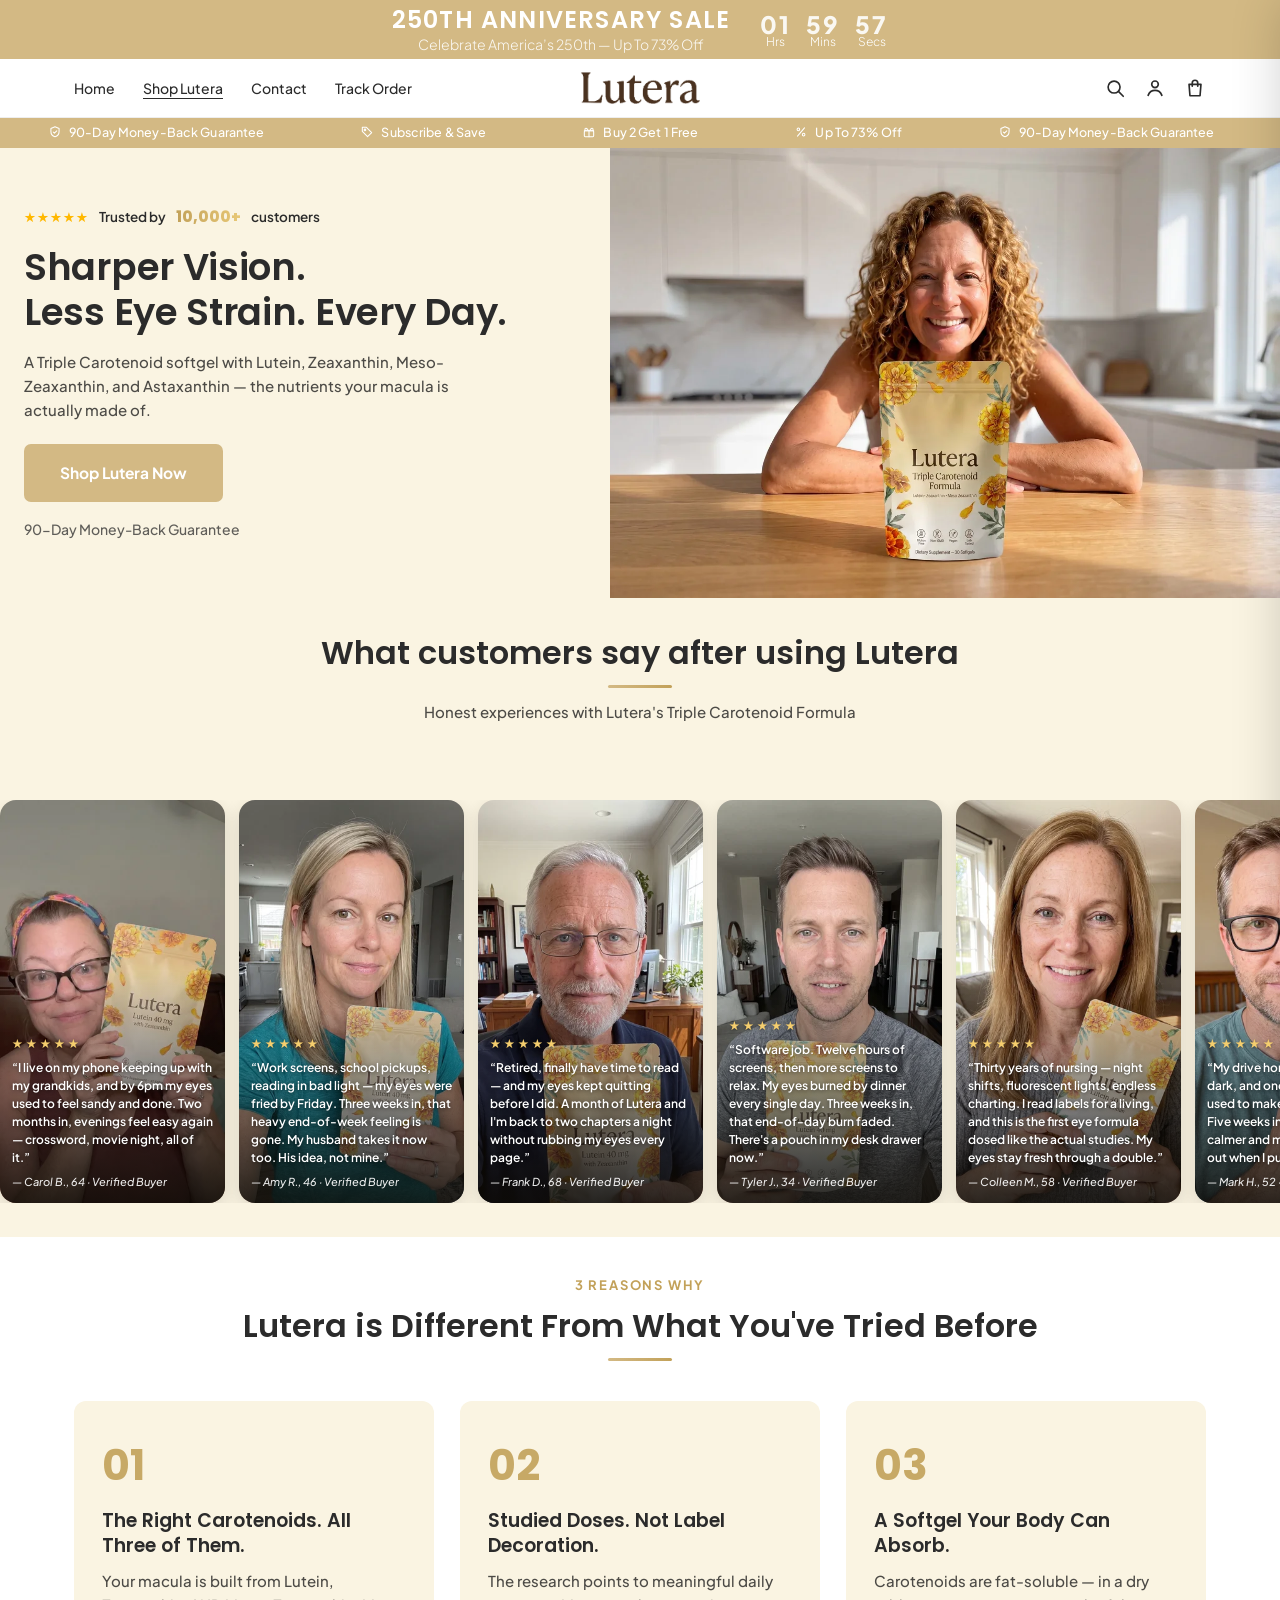
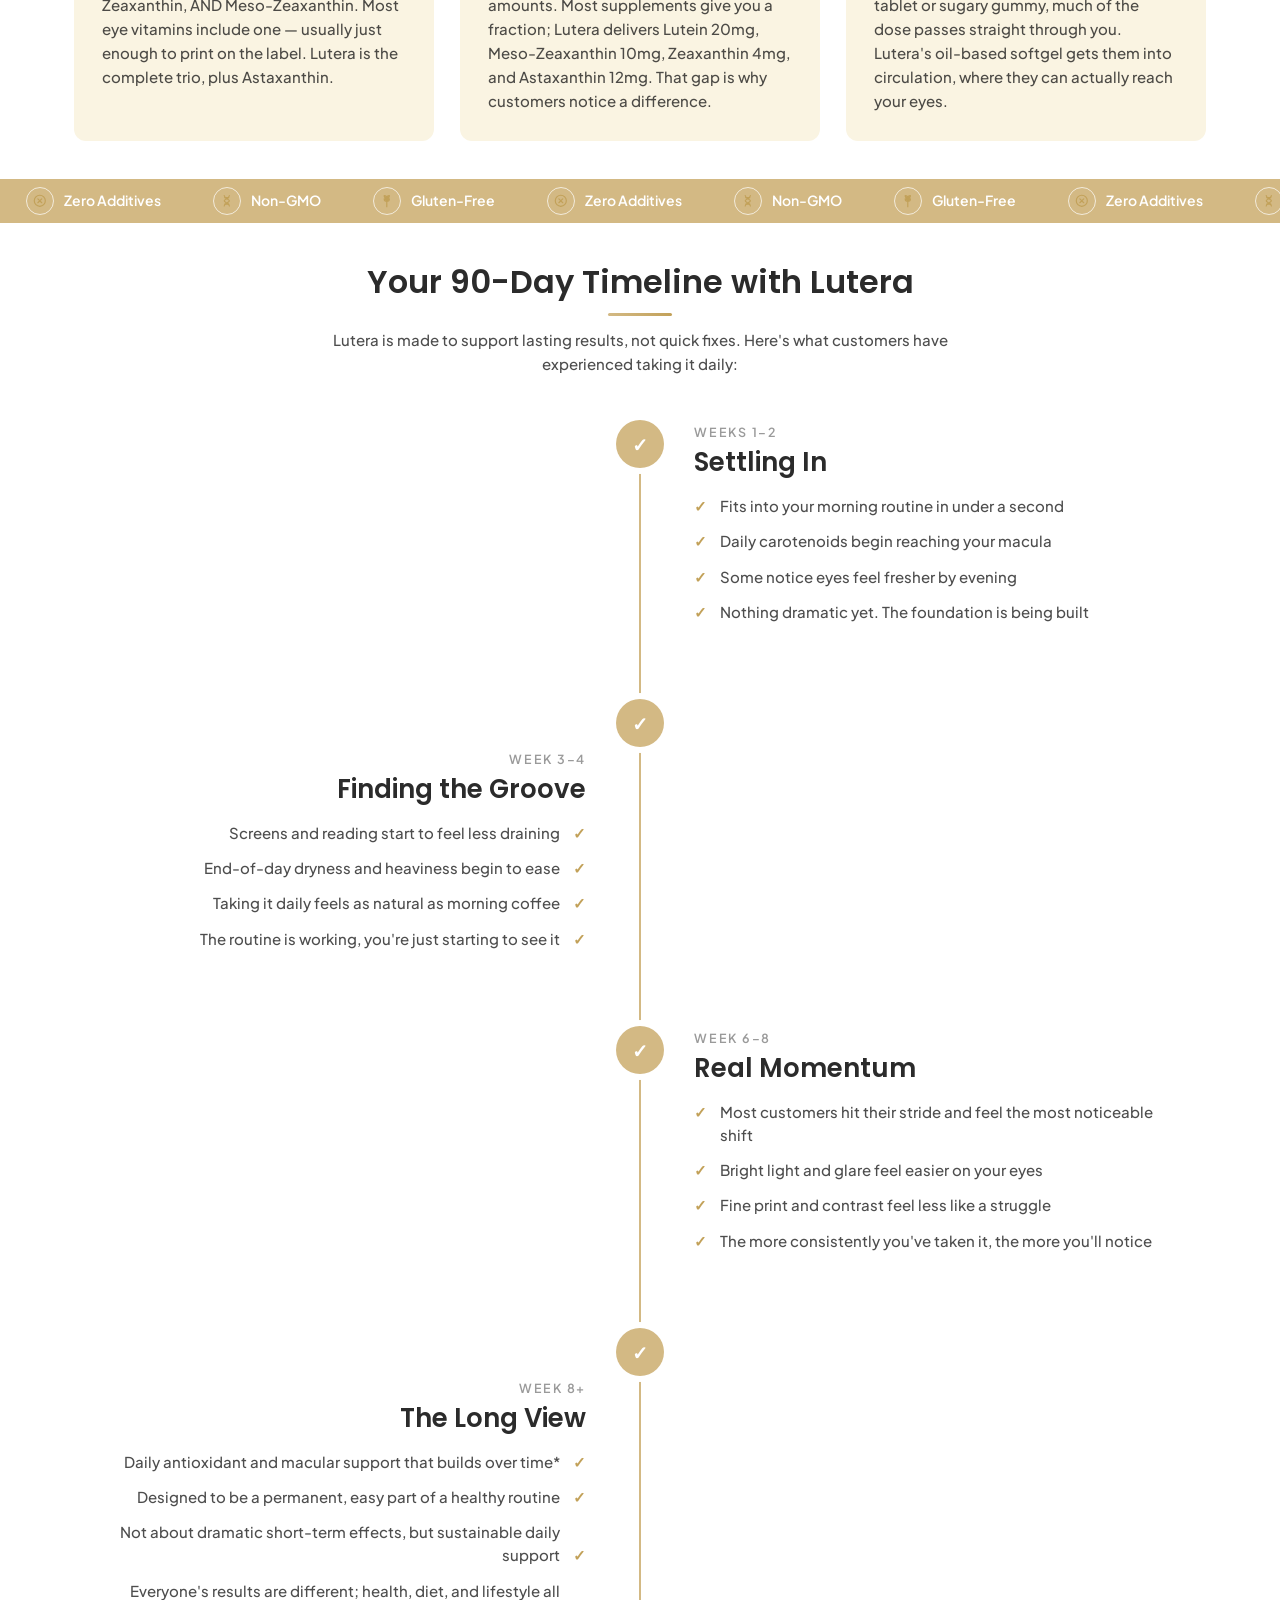
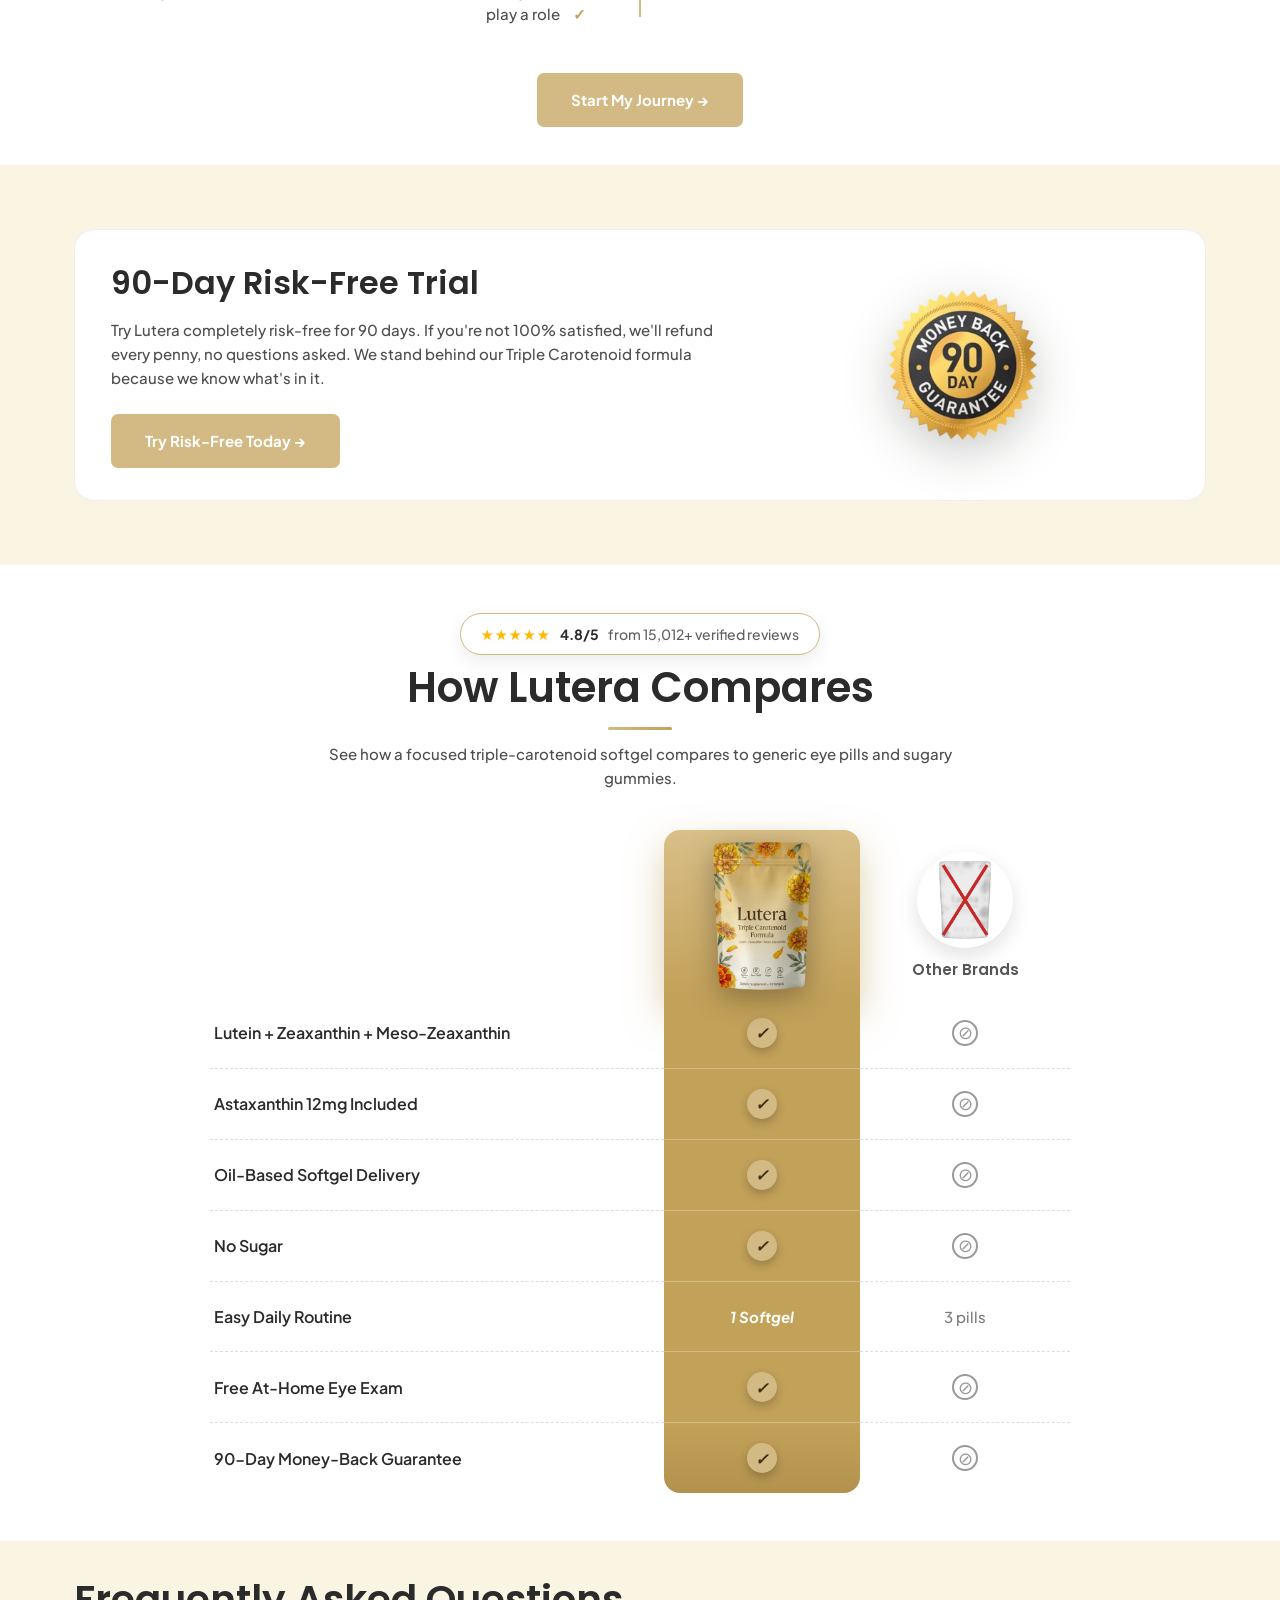
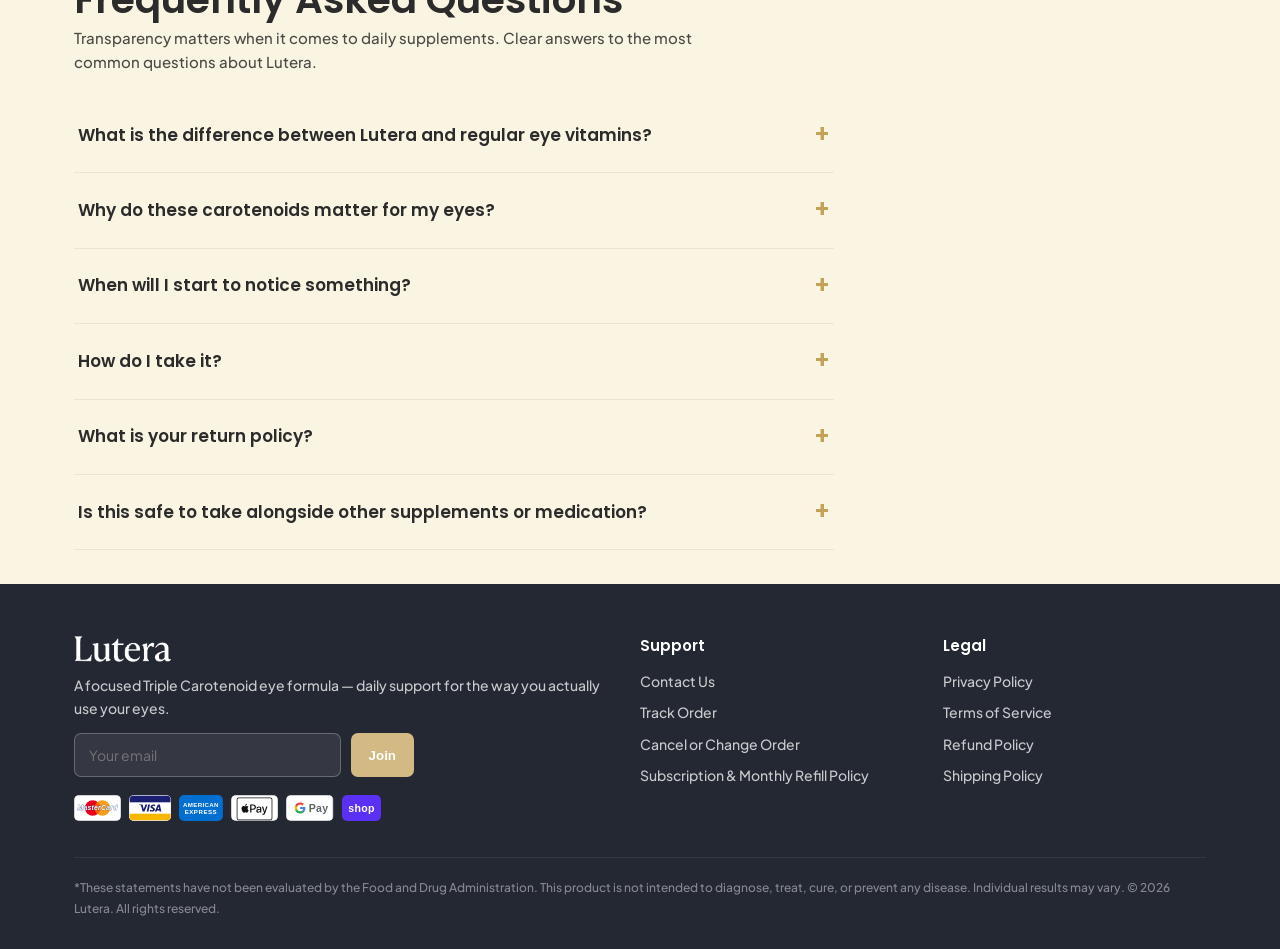
<file: index.html>
<!DOCTYPE html>
<html lang="en">
<head>
<meta charset="UTF-8"><meta name="viewport" content="width=device-width,initial-scale=1">
<title>Lutera — Sharper Vision. Less Eye Strain. Every Day.</title>
<link href="https://fonts.googleapis.com/css2?family=Poppins:wght@500;600;700;800&family=Plus+Jakarta+Sans:wght@400;500;600;700;800&family=Playfair+Display:wght@700;800;900&display=swap" rel="stylesheet">
<meta name="description" content="Lutera Triple Carotenoid Formula — Lutein, Zeaxanthin, Meso-Zeaxanthin & Astaxanthin in one daily softgel. 90-day money-back guarantee.">
<meta property="og:title" content="Lutera — Triple Carotenoid Eye Formula">
<meta property="og:description" content="Lutein, Zeaxanthin, Meso-Zeaxanthin & Astaxanthin in one daily softgel. 90-day money-back guarantee.">
<meta property="og:image" content="images/gallery-hero.webp">
<link rel="icon" type="image/png" href="favicon.png?v=1"><link rel="apple-touch-icon" href="apple-touch-icon.png?v=1">
<link rel="stylesheet" href="styles.css?v=live34">
<!-- Meta Pixel -->
<script>
!function(f,b,e,v,n,t,s){if(f.fbq)return;n=f.fbq=function(){n.callMethod?
n.callMethod.apply(n,arguments):n.queue.push(arguments)};if(!f._fbq)f._fbq=n;
n.push=n;n.loaded=!0;n.version='2.0';n.queue=[];t=b.createElement(e);t.async=!0;
t.src=v;s=b.getElementsByTagName(e)[0];s.parentNode.insertBefore(t,s)}(window,
document,'script','https://connect.facebook.net/en_US/fbevents.js');
fbq('init','1012731594828143');fbq('track','PageView');
</script>
<noscript><img height="1" width="1" style="display:none" src="https://www.facebook.com/tr?id=1012731594828143&ev=PageView&noscript=1"/></noscript>
<!-- End Meta Pixel -->
</head>
<body>

<div class="countdown">
  <div class="count-wrapper">
    <div class="left-text">
      <h2>250TH ANNIVERSARY SALE</h2>
      <p>Celebrate America&rsquo;s 250th &mdash; Up To 73% Off</p>
    </div>
    <div class="right-timer">
      <div class="unit"><span class="num" data-t="h">01</span><span class="lbl">Hrs</span></div>
      <div class="unit"><span class="num" data-t="m">59</span><span class="lbl">Mins</span></div>
      <div class="unit"><span class="num" data-t="s">59</span><span class="lbl">Secs</span></div>
    </div>
  </div>
</div>

<header class="site">
  <div class="wrap">
    <nav class="main">
      <a href="index.html">Home</a>
      <a href="product.html" style="text-decoration:underline;text-underline-offset:4px">Shop Lutera</a>
      <a href="contact.html">Contact</a>
      <a href="track.html">Track Order</a>
    </nav>
    <span class="burger" id="burger"><span></span><span></span><span></span></span>
    <a class="logo logo-img" href="index.html"><img src="images/logo-brown.png" alt="Lutera"></a>
    <div class="header-icons">
      <span class="hicon" data-i="search"></span>
      <span class="hicon" data-i="user"></span>
      <span class="hicon" data-i="bag"><span class="cartcount" style="display:none">0</span></span>
    </div>
  </div>
</header>

<div class="mobile-menu" id="mobileMenu">
  <span class="mm-close" id="mmClose">&times;</span>
  <a href="index.html">Home</a>
  <a href="product.html">Shop Lutera</a>
  <a href="contact.html">Contact</a>
  <a href="track.html">Track Order</a>
  <a class="btn" href="product.html">Claim 250th Anniversary Sale &rarr;</a>
</div>

<div class="ticker-gold"><div class="track">
  <span class="item"><span class="wico" data-i="shield"></span>90-Day Money-Back Guarantee</span>
  <span class="item"><span class="wico" data-i="tag"></span>Subscribe &amp; Save</span>
  <span class="item"><span class="wico" data-i="gift"></span>Buy 2 Get 1 Free</span>
  <span class="item"><span class="wico" data-i="percent"></span>Up To 73% Off</span>
  <span class="item"><span class="wico" data-i="shield"></span>90-Day Money-Back Guarantee</span>
  <span class="item"><span class="wico" data-i="tag"></span>Subscribe &amp; Save</span>
  <span class="item"><span class="wico" data-i="gift"></span>Buy 2 Get 1 Free</span>
  <span class="item"><span class="wico" data-i="percent"></span>Up To 73% Off</span>
  <span class="item"><span class="wico" data-i="shield"></span>90-Day Money-Back Guarantee</span>
  <span class="item"><span class="wico" data-i="tag"></span>Subscribe &amp; Save</span>
  <span class="item"><span class="wico" data-i="gift"></span>Buy 2 Get 1 Free</span>
  <span class="item"><span class="wico" data-i="percent"></span>Up To 73% Off</span>
  <span class="item"><span class="wico" data-i="shield"></span>90-Day Money-Back Guarantee</span>
  <span class="item"><span class="wico" data-i="tag"></span>Subscribe &amp; Save</span>
  <span class="item"><span class="wico" data-i="gift"></span>Buy 2 Get 1 Free</span>
  <span class="item"><span class="wico" data-i="percent"></span>Up To 73% Off</span>
  <span class="item"><span class="wico" data-i="shield"></span>90-Day Money-Back Guarantee</span>
  <span class="item"><span class="wico" data-i="tag"></span>Subscribe &amp; Save</span>
  <span class="item"><span class="wico" data-i="gift"></span>Buy 2 Get 1 Free</span>
  <span class="item"><span class="wico" data-i="percent"></span>Up To 73% Off</span>
  <span class="item"><span class="wico" data-i="shield"></span>90-Day Money-Back Guarantee</span>
  <span class="item"><span class="wico" data-i="tag"></span>Subscribe &amp; Save</span>
  <span class="item"><span class="wico" data-i="gift"></span>Buy 2 Get 1 Free</span>
  <span class="item"><span class="wico" data-i="percent"></span>Up To 73% Off</span>
  <span class="item"><span class="wico" data-i="shield"></span>90-Day Money-Back Guarantee</span>
  <span class="item"><span class="wico" data-i="tag"></span>Subscribe &amp; Save</span>
  <span class="item"><span class="wico" data-i="gift"></span>Buy 2 Get 1 Free</span>
  <span class="item"><span class="wico" data-i="percent"></span>Up To 73% Off</span>
  <span class="item"><span class="wico" data-i="shield"></span>90-Day Money-Back Guarantee</span>
  <span class="item"><span class="wico" data-i="tag"></span>Subscribe &amp; Save</span>
  <span class="item"><span class="wico" data-i="gift"></span>Buy 2 Get 1 Free</span>
  <span class="item"><span class="wico" data-i="percent"></span>Up To 73% Off</span>
</div></div>

<section class="hero3">
  <div class="hero3-grid">
    <div class="hero3-text">
      <div class="stars-line"><span class="stars">★★★★★</span> Trusted by <span class="glow-num">10,000+</span> customers</div>
      <h1>Sharper Vision.<br>Less Eye Strain. Every Day.</h1>
      <p class="sub">A Triple Carotenoid softgel with Lutein, Zeaxanthin, Meso-Zeaxanthin, and Astaxanthin &mdash; the nutrients your macula is actually made of.</p>
      <a class="btn" href="product.html">Shop Lutera Now</a>
      <div class="gline">90-Day Money-Back Guarantee</div>
    </div>
    <div class="hero3-img"><img src="images/hero-woman.webp" alt="Lutera customer with Triple Carotenoid Formula"></div>
  </div>
</section>

<section class="tint" style="padding-bottom:20px">
  <div class="wrap">
    <h2 class="center">What customers say after using Lutera</h2>
    <p class="section-sub center" style="margin-bottom:0">Honest experiences with Lutera's Triple Carotenoid Formula</p>
  </div>
</section>
<section class="tint" style="padding-top:20px">
  <div class="wrap">
    <div class="rev-carousel">
      <button class="rarrow left" id="revPrev">‹</button>
      <div class="rev-track" id="revTrack"></div>
      <button class="rarrow right" id="revNext">›</button>
      <div class="rev-dots" id="revDots"></div>
    </div>
  </div>
</section>

<section>
  <div class="wrap">
    <div class="section-kicker center">3 REASONS WHY</div>
    <h2 class="center">Lutera is Different From What You've Tried Before</h2>
    <div class="reasons">
      <div class="reason"><div class="num">01</div><h3>The Right Carotenoids. All Three of Them.</h3><p>Your macula is built from Lutein, Zeaxanthin, AND Meso-Zeaxanthin. Most eye vitamins include one — usually just enough to print on the label. Lutera is the complete trio, plus Astaxanthin.</p></div>
      <div class="reason"><div class="num">02</div><h3>Studied Doses. Not Label Decoration.</h3><p>The research points to meaningful daily amounts. Most supplements give you a fraction; Lutera delivers Lutein 20mg, Meso-Zeaxanthin 10mg, Zeaxanthin 4mg, and Astaxanthin 12mg. That gap is why customers notice a difference.</p></div>
      <div class="reason"><div class="num">03</div><h3>A Softgel Your Body Can Absorb.</h3><p>Carotenoids are fat-soluble — in a dry tablet or sugary gummy, much of the dose passes straight through you. Lutera's oil-based softgel gets them into circulation, where they can actually reach your eyes.</p></div>
    </div>
  </div>
</section>

<div class="badge-strip"><div class="track">
  <span class="item"><span class="ico" data-i="x"></span>Zero Additives</span>
  <span class="item"><span class="ico" data-i="dna"></span>Non-GMO</span>
  <span class="item"><span class="ico" data-i="wheat"></span>Gluten-Free</span>
  <span class="item"><span class="ico" data-i="x"></span>Zero Additives</span>
  <span class="item"><span class="ico" data-i="dna"></span>Non-GMO</span>
  <span class="item"><span class="ico" data-i="wheat"></span>Gluten-Free</span>
  <span class="item"><span class="ico" data-i="x"></span>Zero Additives</span>
  <span class="item"><span class="ico" data-i="dna"></span>Non-GMO</span>
  <span class="item"><span class="ico" data-i="wheat"></span>Gluten-Free</span>
  <span class="item"><span class="ico" data-i="x"></span>Zero Additives</span>
  <span class="item"><span class="ico" data-i="dna"></span>Non-GMO</span>
  <span class="item"><span class="ico" data-i="wheat"></span>Gluten-Free</span>
  <span class="item"><span class="ico" data-i="x"></span>Zero Additives</span>
  <span class="item"><span class="ico" data-i="dna"></span>Non-GMO</span>
  <span class="item"><span class="ico" data-i="wheat"></span>Gluten-Free</span>
  <span class="item"><span class="ico" data-i="x"></span>Zero Additives</span>
  <span class="item"><span class="ico" data-i="dna"></span>Non-GMO</span>
  <span class="item"><span class="ico" data-i="wheat"></span>Gluten-Free</span>
  <span class="item"><span class="ico" data-i="x"></span>Zero Additives</span>
  <span class="item"><span class="ico" data-i="dna"></span>Non-GMO</span>
  <span class="item"><span class="ico" data-i="wheat"></span>Gluten-Free</span>
  <span class="item"><span class="ico" data-i="x"></span>Zero Additives</span>
  <span class="item"><span class="ico" data-i="dna"></span>Non-GMO</span>
  <span class="item"><span class="ico" data-i="wheat"></span>Gluten-Free</span>
  <span class="item"><span class="ico" data-i="x"></span>Zero Additives</span>
  <span class="item"><span class="ico" data-i="dna"></span>Non-GMO</span>
  <span class="item"><span class="ico" data-i="wheat"></span>Gluten-Free</span>
  <span class="item"><span class="ico" data-i="x"></span>Zero Additives</span>
  <span class="item"><span class="ico" data-i="dna"></span>Non-GMO</span>
  <span class="item"><span class="ico" data-i="wheat"></span>Gluten-Free</span>
</div></div>

<section>
  <div class="wrap">
    <h2 class="center">Your 90-Day Timeline with Lutera</h2>
    <p class="section-sub center">Lutera is made to support lasting results, not quick fixes. Here's what customers have experienced taking it daily:</p>
    <div class="tl-vert">
    <div class="tl-item"><div class="tl-node">✓</div><div class="tl-side tl-right2"><div class="wk2">WEEKS 1–2</div><h3>Settling In</h3><ul>
        <li>Fits into your morning routine in under a second</li>
        <li>Daily carotenoids begin reaching your macula</li>
        <li>Some notice eyes feel fresher by evening</li>
        <li>Nothing dramatic yet. The foundation is being built</li>
      </ul></div></div>
    <div class="tl-item"><div class="tl-node">✓</div><div class="tl-side tl-left2"><div class="wk2">WEEK 3–4</div><h3>Finding the Groove</h3><ul>
        <li>Screens and reading start to feel less draining</li>
        <li>End-of-day dryness and heaviness begin to ease</li>
        <li>Taking it daily feels as natural as morning coffee</li>
        <li>The routine is working, you're just starting to see it</li>
      </ul></div></div>
    <div class="tl-item"><div class="tl-node">✓</div><div class="tl-side tl-right2"><div class="wk2">WEEK 6–8</div><h3>Real Momentum</h3><ul>
        <li>Most customers hit their stride and feel the most noticeable shift</li>
        <li>Bright light and glare feel easier on your eyes</li>
        <li>Fine print and contrast feel less like a struggle</li>
        <li>The more consistently you've taken it, the more you'll notice</li>
      </ul></div></div>
    <div class="tl-item"><div class="tl-node">✓</div><div class="tl-side tl-left2"><div class="wk2">WEEK 8+</div><h3>The Long View</h3><ul>
        <li>Daily antioxidant and macular support that builds over time*</li>
        <li>Designed to be a permanent, easy part of a healthy routine</li>
        <li>Not about dramatic short-term effects, but sustainable daily support</li>
        <li>Everyone's results are different; health, diet, and lifestyle all play a role</li>
      </ul></div></div>
    </div>
    <p class="center" style="margin-top:36px"><a class="btn" href="product.html">Start My Journey →</a></p>
  </div>
</section>

<section class="tint" style="padding-top:0;padding-bottom:64px">
  <div class="wrap" style="padding-top:64px">
    <div class="gbanner" style="background:var(--white)">
      <div>
        <h2>90-Day Risk-Free Trial</h2>
        <p>Try Lutera completely risk-free for 90 days. If you're not 100% satisfied, we'll refund every penny, no questions asked. We stand behind our Triple Carotenoid formula because we know what's in it.</p>
        <a class="btn" href="product.html">Try Risk-Free Today →</a>
      </div>
      <div class="g-img gseal"><img src="images/seal-badge.png" alt="90 Day Money Back Guarantee"></div>
    </div>
  </div>
</section>

<section class="compare-section">
  <div class="wrap">
    <div class="center"><div class="rating-pill"><span class="stars">★★★★★</span> <b>4.8/5</b> from 15,012+ verified reviews</div></div>
    <h2 class="center">How Lutera Compares</h2>
    <p class="section-sub center">See how a focused triple-carotenoid softgel compares to generic eye pills and sugary gummies.</p>
    <div class="compare"><table>
      <tr><th></th><th class="lut"><img class="colimg" src="images/pouch-perfect.png" alt="Lutera"></th><th class="ob"><span class="obcircle"><img src="images/other-brands.png" alt="Other brands"></span>Other Brands</th></tr>
      <tr><td>Lutein + Zeaxanthin + Meso-Zeaxanthin</td><td><span class="okc">✓</span></td><td><span class="noc">&#8856;</span></td></tr>
      <tr><td>Astaxanthin 12mg Included</td><td><span class="okc">✓</span></td><td><span class="noc">&#8856;</span></td></tr>
      <tr><td>Oil-Based Softgel Delivery</td><td><span class="okc">✓</span></td><td><span class="noc">&#8856;</span></td></tr>
      <tr><td>No Sugar</td><td><span class="okc">✓</span></td><td><span class="noc">&#8856;</span></td></tr>
      <tr><td>Easy Daily Routine</td><td>1 Softgel</td><td>3 pills</td></tr>
      <tr><td>Free At-Home Eye Exam</td><td><span class="okc">✓</span></td><td><span class="noc">&#8856;</span></td></tr>
      <tr><td>90-Day Money-Back Guarantee</td><td><span class="okc">✓</span></td><td><span class="noc">&#8856;</span></td></tr>
    </table></div>
  </div>
</section>

<section class="faq-section tint">
  <div class="wrap">
    <h2>Frequently Asked Questions</h2>
    <p style="max-width:640px">Transparency matters when it comes to daily supplements. Clear answers to the most common questions about Lutera.</p>
    <div class="faq">
      <details><summary>What is the difference between Lutera and regular eye vitamins?</summary><p>Most eye vitamins are general multivitamins with a pinch of Lutein in a dry tablet. Lutera is a focused Triple Carotenoid formula — Lutein 20mg, Zeaxanthin 4mg, Meso-Zeaxanthin 10mg — plus Astaxanthin 12mg, in an oil-based softgel your body can absorb.</p></details>
      <details><summary>Why do these carotenoids matter for my eyes?</summary><p>They're the pigments concentrated in your macula, where they support sharp central vision and help filter high-energy blue light. Your body can't produce them — they have to come from diet or supplementation, and most diets fall short.</p></details>
      <details><summary>When will I start to notice something?</summary><p>Most customers describe the first shift within 2–4 weeks — usually eyes that feel less tired after screens or reading. Deeper support builds over 6–8 weeks of consistent use. Results vary by person.</p></details>
      <details><summary>How do I take it?</summary><p>One softgel with your first meal of the day. No measuring, no mixing, no protocol. Consistency matters more than timing.</p></details>
      <details><summary>What is your return policy?</summary><p>A 90-day money-back guarantee. If Lutera doesn't feel like a worthwhile part of your routine within 90 days, contact support and we'll process a full refund.</p></details>
      <details><summary>Is this safe to take alongside other supplements or medication?</summary><p>Carotenoids are generally well tolerated — they're food-derived nutrients. If you take prescription medication, speak with your doctor before starting. We can't provide personalised medical advice.</p></details>
    </div>
  </div>
</section>

<footer>
  <div class="wrap">
    <div class="cols">
      <div>
        <div class="logo logo-img"><img src="images/logo-white.png" alt="Lutera" style="height:26px;width:auto"></div>
        <p>A focused Triple Carotenoid eye formula — daily support for the way you actually use your eyes.</p>
        <div class="newsletter"><input type="email" placeholder="Your email"><button>Join</button></div>
        <div class="payments"><span>VISA</span><span>MC</span><span>AMEX</span><span>DISC</span><span>APPLE&nbsp;PAY</span><span>G&nbsp;PAY</span><span>SHOP</span></div>
      </div>
      <div><h4>Support</h4><a href="contact.html">Contact Us</a><a href="track.html">Track Order</a><a href="contact.html">Cancel or Change Order</a><a href="refund-policy.html">Subscription &amp; Monthly Refill Policy</a></div>
      <div><h4>Legal</h4><a href="privacy.html">Privacy Policy</a><a href="terms.html">Terms of Service</a><a href="refund-policy.html">Refund Policy</a><a href="shipping-policy.html">Shipping Policy</a></div>
    </div>
    <div class="fine">*These statements have not been evaluated by the Food and Drug Administration. This product is not intended to diagnose, treat, cure, or prevent any disease. Individual results may vary. © 2026 Lutera. All rights reserved.</div>
  </div>
</footer>

<script src="script.js?v=live34"></script>
</body>
</html>
</file>
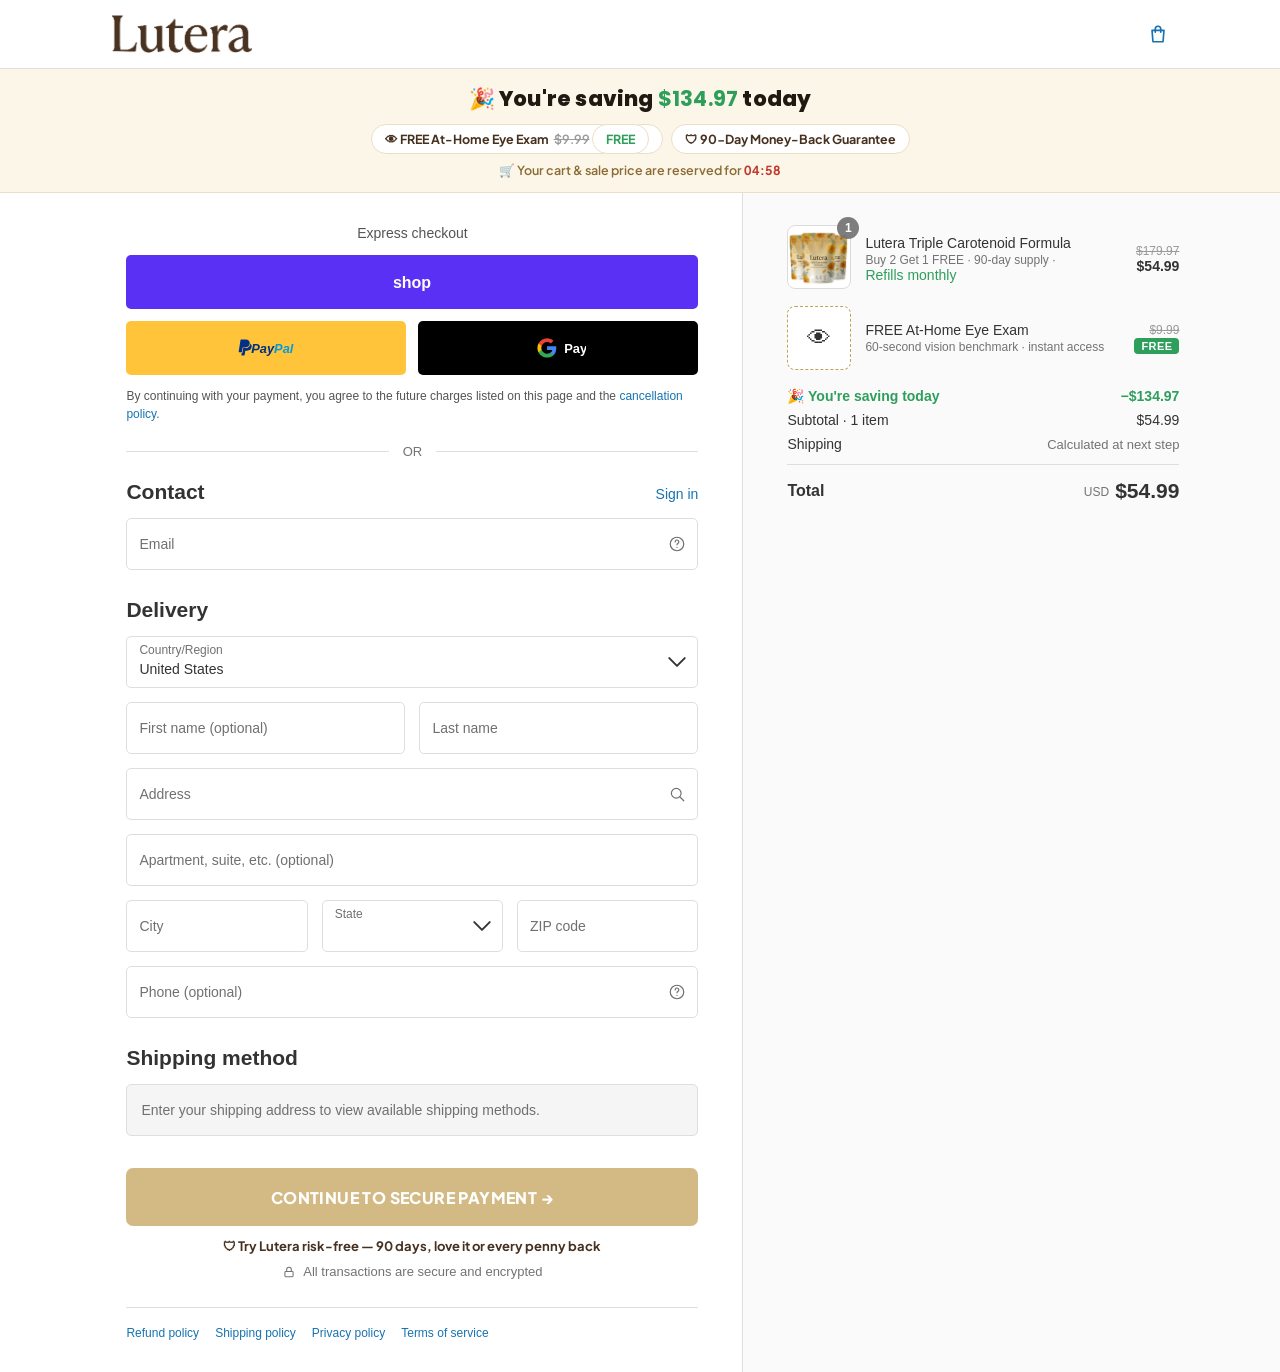
<file: checkout.html>
<!DOCTYPE html>
<html lang="en">
<head>
<meta charset="UTF-8"><meta name="viewport" content="width=device-width,initial-scale=1">
<title>Checkout &middot; Lutera</title>
<meta name="robots" content="noindex">
<link rel="icon" type="image/png" href="favicon.png?v=1"><link rel="apple-touch-icon" href="apple-touch-icon.png?v=1">
<link href="https://fonts.googleapis.com/css2?family=Poppins:wght@600;700;800&family=Plus+Jakarta+Sans:wght@400;500;600;700;800&display=swap" rel="stylesheet">
<!-- Meta Pixel -->
<script>
!function(f,b,e,v,n,t,s){if(f.fbq)return;n=f.fbq=function(){n.callMethod?
n.callMethod.apply(n,arguments):n.queue.push(arguments)};if(!f._fbq)f._fbq=n;
n.push=n;n.loaded=!0;n.version='2.0';n.queue=[];t=b.createElement(e);t.async=!0;
t.src=v;s=b.getElementsByTagName(e)[0];s.parentNode.insertBefore(t,s)}(window,
document,'script','https://connect.facebook.net/en_US/fbevents.js');
fbq('init','1012731594828143');fbq('track','PageView');fbq('track','InitiateCheckout');
</script>
<noscript><img height="1" width="1" style="display:none" src="https://www.facebook.com/tr?id=1012731594828143&ev=PageView&noscript=1"/></noscript>
<!-- End Meta Pixel -->
<style>
/* Shopify-checkout structure + Lutera dopamine layer — self-contained on purpose */
*{margin:0;padding:0;box-sizing:border-box}
body{font-family:-apple-system,BlinkMacSystemFont,"Segoe UI",Roboto,"Helvetica Neue",Arial,sans-serif;font-size:14px;color:#333;background:#fff;-webkit-font-smoothing:antialiased}
a{color:#1773B0;text-decoration:none}
a:hover{text-decoration:underline}
.co-head{border-bottom:1px solid #DEDEDE;background:#fff}
.co-head-in{max-width:1100px;margin:0 auto;padding:15px 21px;display:flex;align-items:center;justify-content:space-between}
.co-logo img{height:38px;display:block}
.head-bag{display:flex;align-items:center}
.head-bag svg{width:22px;height:22px;stroke:#1773B0}

/* dopamine band — the value stack, right where the wallet comes out */
.hype{background:#FCF6E9;border-bottom:1px solid #EADFC6}
.hype-in{max-width:1100px;margin:0 auto;padding:14px 21px;text-align:center}
.hype-save{font-family:'Poppins',sans-serif;font-size:21px;font-weight:800;color:#1E1A12;letter-spacing:.2px}
.hype-save b{color:#2E9E5B}
.hype-perks{display:flex;flex-wrap:wrap;justify-content:center;gap:8px;margin:10px 0 8px}
.hype-perks span{background:#fff;border:1px solid #EADFC6;border-radius:999px;padding:6px 13px;font-size:12.5px;font-weight:700;color:#46301F;font-family:'Plus Jakarta Sans',sans-serif}
.hype-perks s{color:#9a9a9a;font-weight:600;margin-left:3px}
.hype-perks .free{color:#2E9E5B}
.hype-timer{font-size:12.5px;color:#8A6B33;font-weight:600;font-family:'Plus Jakarta Sans',sans-serif}
.hype-timer b{font-variant-numeric:tabular-nums;color:#C0392B}

/* mobile collapsed order summary */
.sum-toggle{display:none;width:100%;background:#F5F5F5;border-bottom:1px solid #DEDEDE;cursor:pointer;border-top:none;font:inherit;text-align:left}
.sum-toggle-in{max-width:660px;margin:0 auto;padding:14px 21px;display:flex;align-items:center;justify-content:space-between}
.sum-toggle .lbl{color:#1773B0;display:inline-flex;align-items:center;gap:6px}
.sum-toggle .lbl svg{width:12px;height:12px;transition:transform .2s}
.sum-toggle.open .lbl svg{transform:rotate(180deg)}
.sum-toggle .tot{font-size:16px;font-weight:600;color:#333}
.sum-drawer{display:none;background:#FAFAFA;border-bottom:1px solid #DEDEDE}
.sum-drawer.open{display:block}
.sum-drawer-in{max-width:660px;margin:0 auto;padding:21px}

.page{display:flex;min-height:calc(100vh - 65px)}
.main{flex:1;display:flex;justify-content:flex-end}
.main-in{width:100%;max-width:660px;padding:32px 44px 24px}
.side{width:42%;background:#FAFAFA;border-left:1px solid #DEDEDE}
.side-in{max-width:480px;padding:32px 44px;position:sticky;top:0}

/* order summary items */
.li{display:flex;align-items:center;gap:14px;margin-bottom:14px}
.li-thumb{position:relative;flex:none}
.li-thumb img{width:64px;height:64px;object-fit:contain;border:1px solid #DBDBDB;border-radius:8px;background:#fff}
.li-qty{position:absolute;top:-8px;right:-8px;min-width:22px;height:22px;padding:0 4px;border-radius:11px;background:rgba(114,114,114,.92);color:#fff;font-size:12px;font-weight:600;display:flex;align-items:center;justify-content:center}
.li-info{flex:1;min-width:0}
.li-info b{font-size:14px;font-weight:500;display:block}
.li-info span{font-size:12px;color:#737373}
.li-right{text-align:right}
.li-was{display:block;font-size:12px;color:#9a9a9a;text-decoration:line-through}
.li-price{font-size:14px;font-weight:600}
.gift .li-thumb .gi{width:64px;height:64px;border:1px dashed #C2A159;border-radius:8px;background:#fff;display:flex;align-items:center;justify-content:center;font-size:24px}
.free-badge{display:inline-block;background:#2E9E5B;color:#fff;font-size:11px;font-weight:800;border-radius:4px;padding:2px 7px;letter-spacing:.4px}
.totals{margin-top:8px}
.trow{display:flex;justify-content:space-between;align-items:center;padding:4px 0;font-size:14px}
.trow .muted{color:#737373;font-size:13px}
.trow.saveline{color:#2E9E5B;font-weight:700}
.trow .shipfree{color:#2E9E5B;font-weight:700;font-size:13px}
.trow.grand{margin-top:8px;padding-top:14px;border-top:1px solid #DEDEDE}
.trow.grand .l{font-size:16px;font-weight:600}
.trow.grand .r{font-size:21px;font-weight:600}
.trow.grand .cur{font-size:12px;color:#737373;font-weight:400;margin-right:6px;vertical-align:2px}

/* express checkout */
.express-lbl{text-align:center;font-size:14px;color:#545454;margin-bottom:14px}
.express .xrow{display:flex;gap:12px;margin-bottom:12px}
.xbtn{flex:1;height:54px;border:none;border-radius:5px;display:flex;align-items:center;justify-content:center;cursor:pointer}
.xbtn:hover{filter:brightness(.96);text-decoration:none}
.xbtn.shop{background:#5A31F4}
.xbtn.paypal{background:#FFC439}
.xbtn.gpay{background:#000}
.xbtn svg{height:24px}
.legal{font-size:12px;color:#545454;line-height:1.5;margin-top:2px}
.or{display:flex;align-items:center;gap:14px;margin:21px 0;color:#737373;font-size:13px}
.or:before,.or:after{content:"";flex:1;height:1px;background:#DEDEDE}

/* sections + floating-label fields */
section{margin-bottom:28px}
.sec-head{display:flex;align-items:baseline;justify-content:space-between;margin-bottom:14px}
h2{font-size:21px;font-weight:600;color:#333}
.sec-head a{font-size:14px}
.fld{position:relative;margin-bottom:14px}
.fld input,.fld select{width:100%;height:52px;padding:20px 12px 6px;border:1px solid #DEDEDE;border-radius:5px;background:#fff;font:inherit;font-size:14px;color:#333;appearance:none;-webkit-appearance:none}
.fld input:focus,.fld select:focus{outline:none;border-color:#1773B0;box-shadow:0 0 0 1px #1773B0}
.fld label{position:absolute;left:13px;top:50%;transform:translateY(-50%);color:#707070;font-size:14px;pointer-events:none;transition:top .12s,font-size .12s;white-space:nowrap;max-width:calc(100% - 44px);overflow:hidden;text-overflow:ellipsis}
.fld input:focus + label,.fld input:not(:placeholder-shown) + label,.fld.floated label{top:14px;font-size:12px}
.fld .ico{position:absolute;right:12px;top:50%;transform:translateY(-50%);color:#707070;display:flex}
.fld .ico svg{width:18px;height:18px}
.fld select + label{top:14px;font-size:12px}
.fld .chev{pointer-events:none}
.row2{display:grid;grid-template-columns:1fr 1fr;gap:14px}
.row2 .fld,.row3 .fld{margin-bottom:14px}
.row3{display:grid;grid-template-columns:1fr 1fr 1fr;gap:14px}
.fld.err input,.fld.err select{border-color:#D72C0D;box-shadow:0 0 0 1px #D72C0D}
.fld.err label{color:#D72C0D}
.err-msg{display:none;color:#D72C0D;font-size:12px;margin:-8px 0 12px 1px}
.err-msg.show{display:block}

/* shipping method placeholder — same as Shopify pre-address state */
.ship-box{border:1px solid #DEDEDE;border-radius:5px;background:#F5F5F5;padding:17px 14px;font-size:14px;color:#707070}

.pay-btn{width:100%;height:58px;border:none;border-radius:7px;background:#D3B984;color:#fff;font-family:'Plus Jakarta Sans',sans-serif;font-size:16px;font-weight:800;letter-spacing:.4px;cursor:pointer;margin-top:4px;transition:filter .15s}
.pay-btn:hover{filter:brightness(.94)}
.pay-guar{text-align:center;font-size:13px;font-weight:700;color:#46301F;margin-top:12px;font-family:'Plus Jakarta Sans',sans-serif}
.secure{display:flex;align-items:center;justify-content:center;gap:7px;color:#737373;font-size:13px;margin:10px 0 4px}
.secure svg{width:14px;height:14px}

.co-foot{border-top:1px solid #DEDEDE;margin-top:28px;padding:18px 0 8px;display:flex;flex-wrap:wrap;gap:4px 16px}
.co-foot a{font-size:12px}

@media (max-width:1000px){
  .side{display:none}
  .sum-toggle{display:block}
  .main{justify-content:center}
  .main-in{padding:24px 21px}
  .hype-save{font-size:18px}
}
@media (max-width:480px){
  .express .xrow.duo{gap:10px}
  .co-head-in{padding:12px 21px}
  .hype-perks span{font-size:11.5px;padding:5px 10px}
}
</style>
</head>
<body>

<header class="co-head">
  <div class="co-head-in">
    <a class="co-logo" href="index.html" id="coHome"><img id="coLogo" src="" alt="Lutera"></a>
    <a class="head-bag" href="product.html" id="coBack" aria-label="Back to cart">
      <svg viewBox="0 0 24 24" fill="none" stroke-width="1.8" stroke-linecap="round" stroke-linejoin="round"><path d="M5.5 8h13l-1 12.5h-11z"/><path d="M9 10V6.5a3 3 0 016 0V10"/></svg>
    </a>
  </div>
</header>

<div class="hype">
  <div class="hype-in">
    <div class="hype-save">&#127881; You're saving <b class="js-save-amt">$0.00</b> today</div>
    <div class="hype-perks">
      <span>&#128065; FREE At-Home Eye Exam <s>$9.99</s> <span class="free">FREE</span></span>
      <span id="perkShip" style="display:none">&#128666; FREE Priority Shipping <s>$9.99</s> <span class="free">FREE</span></span>
      <span>&#128737; 90-Day Money-Back Guarantee</span>
    </div>
    <div class="hype-timer">&#128722; Your cart &amp; sale price are reserved for <b class="js-timer">05:00</b></div>
  </div>
</div>

<button class="sum-toggle" id="sumToggle" type="button" aria-expanded="false">
  <span class="sum-toggle-in">
    <span class="lbl">Order summary
      <svg viewBox="0 0 12 8" fill="none"><path d="M1 1.5l5 5 5-5" stroke="#1773B0" stroke-width="1.6" stroke-linecap="round" stroke-linejoin="round"/></svg>
    </span>
    <span class="tot js-grand">$0.00</span>
  </span>
</button>
<div class="sum-drawer" id="sumDrawer">
  <div class="sum-drawer-in">
    <div class="js-items"></div>
    <div class="totals js-totals"></div>
  </div>
</div>

<div class="page">
  <main class="main">
    <div class="main-in">

      <div class="express">
        <div class="express-lbl">Express checkout</div>
        <div class="xrow">
          <a class="xbtn shop js-express" href="#" aria-label="Shop Pay">
            <svg viewBox="0 0 60 24"><text x="30" y="17.5" font-size="16" font-weight="800" fill="#fff" text-anchor="middle" font-family="Arial,Helvetica,sans-serif">shop</text></svg>
          </a>
        </div>
        <div class="xrow duo">
          <a class="xbtn paypal js-express" href="#" aria-label="PayPal">
            <svg viewBox="0 0 80 28"><path fill="#003087" transform="translate(6,4) scale(0.78)" d="M7.016 19.198h-4.2a.562.562 0 0 1-.555-.65L5.093.584A.692.692 0 0 1 5.776 0h7.222c3.417 0 5.904 2.488 5.846 5.5-.006.25-.027.5-.066.747A6.794 6.794 0 0 1 12.071 12H8.743a.69.69 0 0 0-.682.583l-.325 2.056-.013.083-.692 4.39-.015.087zM19.79 6.142c-.01.087-.01.175-.023.261a7.76 7.76 0 0 1-7.695 6.598H9.007l-.283 1.795-.013.083-.692 4.39-.134.843-.014.088H6.86l-.497 3.15a.562.562 0 0 0 .555.65h3.612c.34 0 .63-.249.683-.585l.952-6.031a.692.692 0 0 1 .683-.584h2.126a6.793 6.793 0 0 0 6.707-5.752c.306-1.95-.466-3.744-1.89-4.906z"/><text x="47" y="19.5" font-size="15" font-weight="800" font-style="italic" text-anchor="middle" font-family="Arial,Helvetica,sans-serif"><tspan fill="#003087">Pay</tspan><tspan fill="#009CDE">Pal</tspan></text></svg>
          </a>
          <a class="xbtn gpay js-express" href="#" aria-label="Google Pay">
            <svg viewBox="0 0 60 26"><g transform="translate(6,1.5) scale(0.95)"><path fill="#4285F4" d="M22.56 12.25c0-.78-.07-1.53-.2-2.25H12v4.26h5.92c-.26 1.37-1.04 2.53-2.21 3.31v2.77h3.57c2.08-1.92 3.28-4.74 3.28-8.09z"/><path fill="#34A853" d="M12 23c2.97 0 5.46-.98 7.28-2.66l-3.57-2.77c-.98.66-2.23 1.06-3.71 1.06-2.86 0-5.29-1.93-6.16-4.53H2.18v2.84C3.99 20.53 7.7 23 12 23z"/><path fill="#FBBC05" d="M5.84 14.09c-.22-.66-.35-1.36-.35-2.09s.13-1.43.35-2.09V7.07H2.18C1.43 8.55 1 10.22 1 12s.43 3.45 1.18 4.93l2.85-2.22.81-.62z"/><path fill="#EA4335" d="M12 5.38c1.62 0 3.06.56 4.21 1.64l3.15-3.15C17.45 2.09 14.97 1 12 1 7.7 1 3.99 3.47 2.18 7.07l3.66 2.84c.87-2.6 3.3-4.53 6.16-4.53z"/></g><text x="36" y="18.5" font-size="14" font-weight="600" fill="#fff" font-family="Arial,Helvetica,sans-serif">Pay</text></svg>
          </a>
        </div>
        <p class="legal" id="subLegal">By continuing with your payment, you agree to the future charges listed on this page and the <a href="refund-policy.html" data-l="refund">cancellation policy</a>.</p>
      </div>

      <div class="or">OR</div>

      <form id="coForm" novalidate>
        <section>
          <div class="sec-head">
            <h2>Contact</h2>
            <a href="https://ru1ttu-nw.myshopify.com/account/login" id="coSignin">Sign in</a>
          </div>
          <div class="fld" id="f-email">
            <input type="email" id="email" placeholder=" " autocomplete="email" required>
            <label for="email">Email</label>
            <span class="ico" title="In case we need to contact you about your order">
              <svg viewBox="0 0 24 24" fill="none" stroke="currentColor" stroke-width="1.6" stroke-linecap="round"><circle cx="12" cy="12" r="9"/><path d="M9.6 9.2a2.4 2.4 0 114 1.7c-.7.7-1.6 1-1.6 2.1"/><path d="M12 16.4v.2"/></svg>
            </span>
          </div>
          <p class="err-msg" data-for="f-email">Enter a valid email</p>
        </section>

        <section>
          <div class="sec-head"><h2>Delivery</h2></div>
          <div class="fld floated">
            <select id="country" autocomplete="country-name">
              <option selected>United States</option>
            </select>
            <label for="country">Country/Region</label>
            <span class="ico chev">
              <svg viewBox="0 0 14 9" fill="none"><path d="M1 1.5l6 6 6-6" stroke="#333" stroke-width="1.5" stroke-linecap="round" stroke-linejoin="round"/></svg>
            </span>
          </div>
          <div class="row2">
            <div class="fld" id="f-first">
              <input type="text" id="first" placeholder=" " autocomplete="given-name">
              <label for="first">First name (optional)</label>
            </div>
            <div class="fld" id="f-last">
              <input type="text" id="last" placeholder=" " autocomplete="family-name" required>
              <label for="last">Last name</label>
            </div>
          </div>
          <p class="err-msg" data-for="f-last">Enter a last name</p>
          <div class="fld" id="f-addr">
            <input type="text" id="addr" placeholder=" " autocomplete="address-line1" required>
            <label for="addr">Address</label>
            <span class="ico">
              <svg viewBox="0 0 24 24" fill="none" stroke="currentColor" stroke-width="1.6" stroke-linecap="round"><circle cx="11" cy="11" r="6.5"/><path d="M16 16l5 5"/></svg>
            </span>
          </div>
          <p class="err-msg" data-for="f-addr">Enter an address</p>
          <div class="fld" id="f-addr2">
            <input type="text" id="addr2" placeholder=" " autocomplete="address-line2">
            <label for="addr2">Apartment, suite, etc. (optional)</label>
          </div>
          <div class="row3">
            <div class="fld" id="f-city">
              <input type="text" id="city" placeholder=" " autocomplete="address-level2" required>
              <label for="city">City</label>
            </div>
            <div class="fld floated" id="f-state">
              <select id="state" autocomplete="address-level1" required>
                <option value=""></option>
              </select>
              <label for="state">State</label>
              <span class="ico chev">
                <svg viewBox="0 0 14 9" fill="none"><path d="M1 1.5l6 6 6-6" stroke="#333" stroke-width="1.5" stroke-linecap="round" stroke-linejoin="round"/></svg>
              </span>
            </div>
            <div class="fld" id="f-zip">
              <input type="text" id="zip" placeholder=" " autocomplete="postal-code" inputmode="numeric" required>
              <label for="zip">ZIP code</label>
            </div>
          </div>
          <p class="err-msg" data-for="f-city">Enter a city</p>
          <p class="err-msg" data-for="f-state">Select a state</p>
          <p class="err-msg" data-for="f-zip">Enter a ZIP code</p>
          <div class="fld" id="f-phone">
            <input type="tel" id="phone" placeholder=" " autocomplete="tel">
            <label for="phone">Phone (optional)</label>
            <span class="ico" title="In case we need to contact you about delivery">
              <svg viewBox="0 0 24 24" fill="none" stroke="currentColor" stroke-width="1.6" stroke-linecap="round"><circle cx="12" cy="12" r="9"/><path d="M9.6 9.2a2.4 2.4 0 114 1.7c-.7.7-1.6 1-1.6 2.1"/><path d="M12 16.4v.2"/></svg>
            </span>
          </div>
        </section>

        <section>
          <div class="sec-head"><h2>Shipping method</h2></div>
          <div class="ship-box">Enter your shipping address to view available shipping methods.</div>
        </section>

        <button class="pay-btn" type="submit">CONTINUE TO SECURE PAYMENT &rarr;</button>
        <div class="pay-guar">&#128737; Try Lutera risk-free &mdash; 90 days, love it or every penny back</div>
        <div class="secure">
          <svg viewBox="0 0 24 24" fill="none" stroke="currentColor" stroke-width="1.8" stroke-linecap="round" stroke-linejoin="round"><rect x="5" y="11" width="14" height="9" rx="1.5"/><path d="M8 11V8a4 4 0 018 0v3"/></svg>
          All transactions are secure and encrypted
        </div>
      </form>

      <div class="co-foot">
        <a href="refund-policy.html" data-l="refund">Refund policy</a>
        <a href="shipping-policy.html" data-l="shipping">Shipping policy</a>
        <a href="privacy.html" data-l="privacy">Privacy policy</a>
        <a href="terms.html" data-l="terms">Terms of service</a>
      </div>

    </div>
  </main>

  <aside class="side">
    <div class="side-in">
      <div class="js-items"></div>
      <div class="totals js-totals"></div>
    </div>
  </aside>
</div>

<script>
// Same cart engine as script.js — variants, prices, sessionStorage keys must stay in sync.
// Dual-hosting: on the Shopify theme (cart.liquid) LT_ASSETS is defined and cart URLs are same-origin;
// on static hosting images live in images/ and cart URLs go to the myshopify domain.
var ASSET=window.LT_ASSETS||'images/';
var SHOP=window.LT_ASSETS?'':'https://ru1ttu-nw.myshopify.com';
var SELLING_PLAN=7894466645;
var TIERS={
  '42743984324693':{t:'Buy One',d:'30-day supply',img:'pouch-perfect.png',p:34.99,w:59.98},
  '42744068243541':{t:'Buy 2 Get 1 FREE',d:'90-day supply',img:'tier-3pack.png',p:59.99,w:179.97},
  '42744094752853':{t:'Buy 3 Get 2 FREE',d:'150-day supply',img:'tier-5pack.png',p:84.99,w:299.95}
};
document.getElementById('coLogo').src=ASSET+'logo-brown.png';
function isSub(){try{return sessionStorage.getItem('luteraSub')!=='0'}catch(e){return true}}
function unitP(T){return isSub()?+(T.p-5).toFixed(2):T.p}
function getCart(){
  var c=[];
  try{c=(JSON.parse(sessionStorage.getItem('luteraCart')||'[]')||[]).filter(function(it){return TIERS[it.v]&&it.q>=1&&it.q<=10})}catch(e){}
  if(!c.length){
    var q=1;try{q=parseInt(sessionStorage.getItem('luteraQty')||'1',10)||1}catch(e){}
    c=[{v:'42744068243541',q:Math.max(1,Math.min(10,q))}];
  }
  return c;
}
var cart=getCart();
function cartTotal(){return cart.reduce(function(a,b){return a+unitP(TIERS[b.v])*b.q},0)}
function cartWas(){return cart.reduce(function(a,b){return a+TIERS[b.v].w*b.q},0)}
function cartCount(){return cart.reduce(function(a,b){return a+b.q},0)}
function freeShip(){return cartTotal()>=100||cart.some(function(it){return it.v==='42744094752853'})}
function money(n){return '$'+n.toFixed(2)}

function render(){
  var items='',sub=isSub(),fs=freeShip();
  cart.forEach(function(it){
    var T=TIERS[it.v];
    items+='<div class="li"><div class="li-thumb"><img src="'+ASSET+T.img+'" alt=""><span class="li-qty">'+it.q+'</span></div>'+
      '<div class="li-info"><b>Lutera Triple Carotenoid Formula</b><span>'+T.t+' &middot; '+T.d+(sub?' &middot; <b style="color:#2E9E5B">Refills monthly</b>':'')+'</span></div>'+
      '<div class="li-right"><span class="li-was">'+money(T.w*it.q)+'</span><span class="li-price">'+money(unitP(T)*it.q)+'</span></div></div>';
  });
  items+='<div class="li gift"><div class="li-thumb"><span class="gi">&#128065;</span></div>'+
    '<div class="li-info"><b>FREE At-Home Eye Exam</b><span>60-second vision benchmark &middot; instant access</span></div>'+
    '<div class="li-right"><span class="li-was">$9.99</span><span class="free-badge">FREE</span></div></div>';
  if(fs)items+='<div class="li gift"><div class="li-thumb"><span class="gi">&#128666;</span></div>'+
    '<div class="li-info"><b>FREE Priority Shipping</b><span>Arrives in 5&ndash;7 business days</span></div>'+
    '<div class="li-right"><span class="li-was">$9.99</span><span class="free-badge">FREE</span></div></div>';
  var total=cartTotal(),n=cartCount();
  var save=(cartWas()-total)+9.99+(fs?9.99:0);
  var totals='<div class="trow saveline"><span>&#127881; You\'re saving today</span><span>&minus;'+money(save)+'</span></div>'+
    '<div class="trow"><span>Subtotal &middot; '+n+(n===1?' item':' items')+'</span><span>'+money(total)+'</span></div>'+
    '<div class="trow"><span>Shipping</span><span class="'+(fs?'shipfree':'muted')+'">'+(fs?'FREE':'Calculated at next step')+'</span></div>'+
    '<div class="trow grand"><span class="l">Total</span><span class="r"><span class="cur">USD</span>'+money(total)+'</span></div>';
  document.querySelectorAll('.js-items').forEach(function(e){e.innerHTML=items});
  document.querySelectorAll('.js-totals').forEach(function(e){e.innerHTML=totals});
  document.querySelectorAll('.js-grand').forEach(function(e){e.textContent=money(total)});
  document.querySelectorAll('.js-save-amt').forEach(function(e){e.textContent=money(save)});
  document.getElementById('perkShip').style.display=fs?'':'none';
  document.getElementById('subLegal').style.display=sub?'':'none';
}
render();

// checkout price-lock timer — 5-minute urgency countdown that starts when the buyer lands on
// checkout, persists across reload (own key, not the storefront sale clock), and loops so it
// never sits dead at 00:00. Shown as MM:SS.
(function(){
  var KEY='lutera_checkout_lock', DUR=5*60*1000;
  var end=0;try{end=parseInt(sessionStorage.getItem(KEY)||'0',10)}catch(e){}
  if(!end||end<Date.now()){end=Date.now()+DUR;try{sessionStorage.setItem(KEY,String(end))}catch(e){}}
  function pad(n){return String(n).padStart(2,'0')}
  function tick(){
    var left=end-Date.now();
    if(left<=0){end=Date.now()+DUR;try{sessionStorage.setItem(KEY,String(end))}catch(e){}left=DUR;}
    var m=Math.floor(left/60000),s=Math.floor(left%60000/1000);
    document.querySelectorAll('.js-timer').forEach(function(e){e.textContent=pad(m)+':'+pad(s)});
  }
  tick();setInterval(tick,1000);
})();

// mobile order-summary accordion
(function(){
  var t=document.getElementById('sumToggle'),d=document.getElementById('sumDrawer');
  t.addEventListener('click',function(){
    var open=d.classList.toggle('open');
    t.classList.toggle('open',open);
    t.setAttribute('aria-expanded',open?'true':'false');
  });
})();

// state dropdown
(function(){
  var S=['Alabama','Alaska','Arizona','Arkansas','California','Colorado','Connecticut','Delaware','District of Columbia','Florida','Georgia','Hawaii','Idaho','Illinois','Indiana','Iowa','Kansas','Kentucky','Louisiana','Maine','Maryland','Massachusetts','Michigan','Minnesota','Mississippi','Missouri','Montana','Nebraska','Nevada','New Hampshire','New Jersey','New Mexico','New York','North Carolina','North Dakota','Ohio','Oklahoma','Oregon','Pennsylvania','Rhode Island','South Carolina','South Dakota','Tennessee','Texas','Utah','Vermont','Virginia','Washington','West Virginia','Wisconsin','Wyoming'];
  var sel=document.getElementById('state');
  S.forEach(function(s){var o=document.createElement('option');o.value=s;o.textContent=s;sel.appendChild(o)});
})();

// Shopify handoff URL for the current cart (payment always happens on Shopify's secure checkout).
// One-time: plain cart permalink, prefill rides as query params.
// Subscription: selling plans can't ride a permalink — chain clear -> add(selling_plan) -> checkout.
function shopifyURL(prefillQS){
  if(!isSub())return SHOP+'/cart/'+cart.map(function(it){return it.v+':'+it.q}).join(',')+(prefillQS?'?'+prefillQS:'');
  var dest='/checkout'+(prefillQS?'?'+prefillQS:'');
  var add='/cart/add?'+cart.map(function(it){return 'items[][id]='+it.v+'&items[][quantity]='+it.q+'&items[][selling_plan]='+SELLING_PLAN}).join('&')+'&return_to='+encodeURIComponent(dest);
  return SHOP+'/cart/clear?return_to='+encodeURIComponent(add);
}
document.querySelectorAll('.js-express').forEach(function(a){a.href=shopifyURL('')});

// hand off to Shopify with contact + delivery pre-filled so nothing gets typed twice
(function(){
  var form=document.getElementById('coForm');
  function val(id){return document.getElementById(id).value.trim()}
  function mark(fid,bad){
    document.getElementById(fid).classList.toggle('err',bad);
    var m=document.querySelector('.err-msg[data-for="'+fid+'"]');
    if(m)m.classList.toggle('show',bad);
    return !bad;
  }
  form.addEventListener('submit',function(e){
    e.preventDefault();
    var ok=true;
    ok=mark('f-email',!/^[^\s@]+@[^\s@]+\.[^\s@]+$/.test(val('email')))&&ok;
    ok=mark('f-last',!val('last'))&&ok;
    ok=mark('f-addr',!val('addr'))&&ok;
    ok=mark('f-city',!val('city'))&&ok;
    ok=mark('f-state',!val('state'))&&ok;
    ok=mark('f-zip',!/^\d{5}(-\d{4})?$/.test(val('zip')))&&ok;
    if(!ok){
      var first=document.querySelector('.fld.err');
      if(first)first.scrollIntoView({behavior:'smooth',block:'center'});
      return;
    }
    var P={
      'checkout[email]':val('email'),
      'checkout[shipping_address][first_name]':val('first'),
      'checkout[shipping_address][last_name]':val('last'),
      'checkout[shipping_address][address1]':val('addr'),
      'checkout[shipping_address][address2]':val('addr2'),
      'checkout[shipping_address][city]':val('city'),
      'checkout[shipping_address][province]':val('state'),
      'checkout[shipping_address][zip]':val('zip'),
      'checkout[shipping_address][country]':'United States',
      'checkout[shipping_address][phone]':val('phone')
    };
    var qs=Object.keys(P).filter(function(k){return P[k]}).map(function(k){return k+'='+encodeURIComponent(P[k])}).join('&');
    var btn=form.querySelector('.pay-btn');
    btn.textContent='LOADING SECURE PAYMENT…';btn.disabled=true;
    window.location.href=shopifyURL(qs);
  });
  ['email','last','addr','city','state','zip'].forEach(function(id){
    var el=document.getElementById(id);
    ['input','change'].forEach(function(ev){el.addEventListener(ev,function(){mark('f-'+id,false)})});
  });
})();

// on the Shopify theme, retarget nav + policy links to their Shopify paths
(function(){
  if(!window.LT_ASSETS)return;
  var PDP='/products/lutera-triple-carotenoid-formula-buy-2-get-1-free-3-pouches';
  document.getElementById('coHome').href='/';
  document.getElementById('coBack').href=PDP;
  document.getElementById('coSignin').href='/account/login';
  var L={refund:'/pages/refund-policy',shipping:'/pages/shipping-policy',privacy:'/pages/privacy',terms:'/pages/terms'};
  document.querySelectorAll('[data-l]').forEach(function(a){var k=a.getAttribute('data-l');if(L[k])a.href=L[k]});
})();
</script>
</body>
</html>
</file>
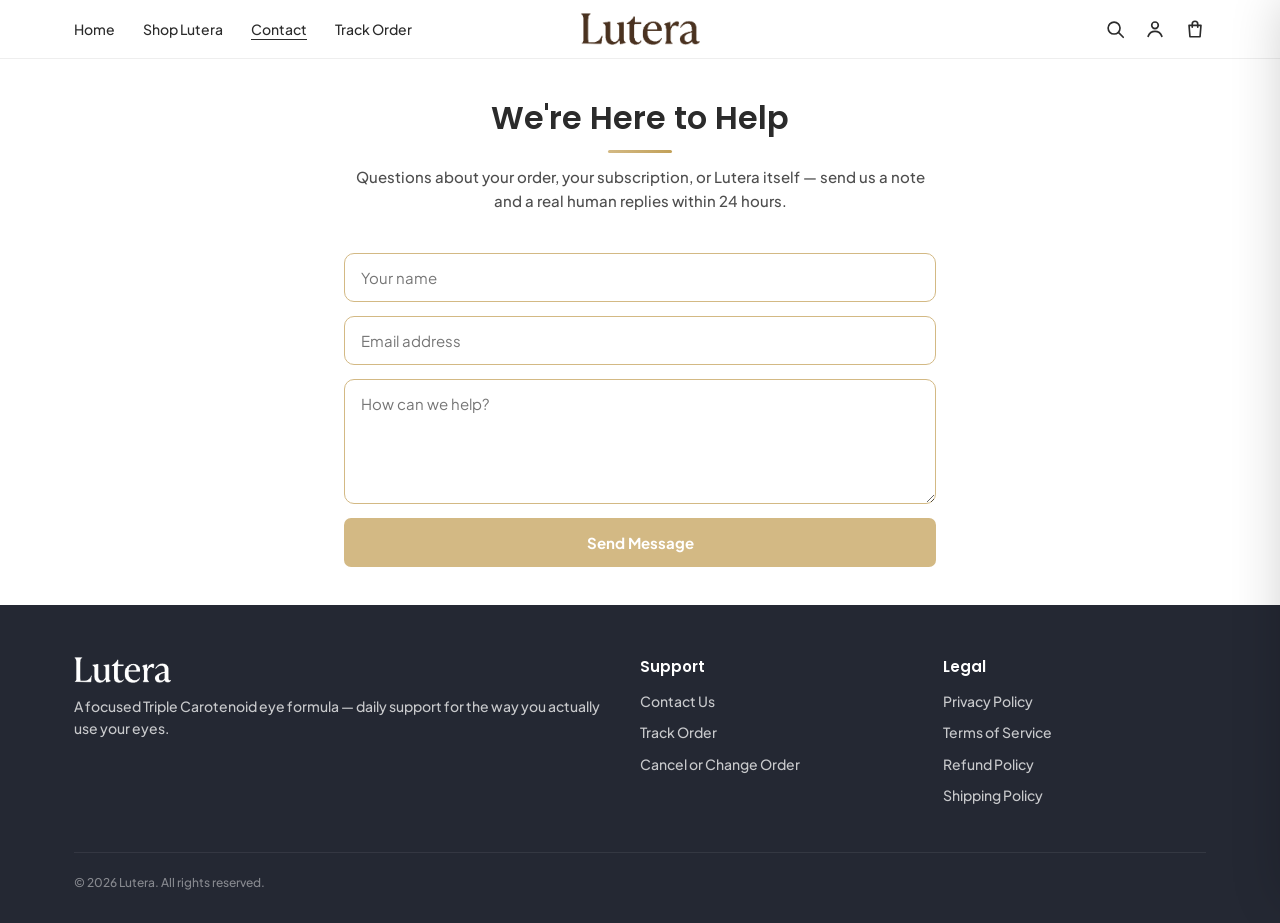
<file: contact.html>
<!DOCTYPE html>
<html lang="en">
<head>
<meta charset="UTF-8"><meta name="viewport" content="width=device-width,initial-scale=1">
<title>Contact — Lutera</title>
<link href="https://fonts.googleapis.com/css2?family=Poppins:wght@500;600;700;800&family=Plus+Jakarta+Sans:wght@400;500;600;700;800&family=Playfair+Display:wght@700;800;900&display=swap" rel="stylesheet">
<link rel="icon" type="image/png" href="favicon.png?v=1"><link rel="apple-touch-icon" href="apple-touch-icon.png?v=1">
<link rel="stylesheet" href="styles.css?v=live34">
<!-- Meta Pixel -->
<script>
!function(f,b,e,v,n,t,s){if(f.fbq)return;n=f.fbq=function(){n.callMethod?
n.callMethod.apply(n,arguments):n.queue.push(arguments)};if(!f._fbq)f._fbq=n;
n.push=n;n.loaded=!0;n.version='2.0';n.queue=[];t=b.createElement(e);t.async=!0;
t.src=v;s=b.getElementsByTagName(e)[0];s.parentNode.insertBefore(t,s)}(window,
document,'script','https://connect.facebook.net/en_US/fbevents.js');
fbq('init','1012731594828143');fbq('track','PageView');
</script>
<noscript><img height="1" width="1" style="display:none" src="https://www.facebook.com/tr?id=1012731594828143&ev=PageView&noscript=1"/></noscript>
<!-- End Meta Pixel -->
</head>
<body>
<header class="site">
  <div class="wrap">
    <nav class="main">
      <a href="index.html">Home</a>
      <a href="product.html">Shop Lutera</a>
      <a href="contact.html" style="text-decoration:underline;text-underline-offset:4px">Contact</a>
      <a href="track.html">Track Order</a>
    </nav>
    <span class="burger" id="burger"><span></span><span></span><span></span></span>
    <a class="logo logo-img" href="index.html"><img src="images/logo-brown.png" alt="Lutera"></a>
    <div class="header-icons">
      <span class="hicon" data-i="search"></span>
      <span class="hicon" data-i="user"></span>
      <span class="hicon" data-i="bag"><span class="cartcount" style="display:none">0</span></span>
    </div>
  </div>
</header>
<div class="mobile-menu" id="mobileMenu">
  <span class="mm-close" id="mmClose">&times;</span>
  <a href="index.html">Home</a>
  <a href="product.html">Shop Lutera</a>
  <a href="contact.html">Contact</a>
  <a href="track.html">Track Order</a>
  <a class="btn" href="product.html">Claim 250th Anniversary Sale &rarr;</a>
</div>
<section style="min-height:56vh">
  <div class="wrap" style="max-width:640px">
    <h2 class="center">We're Here to Help</h2>
    <p class="section-sub center">Questions about your order, your subscription, or Lutera itself &mdash; send us a note and a real human replies within 24 hours.</p>
    <form id="cform" style="display:flex;flex-direction:column;gap:14px">
      <input required placeholder="Your name" style="padding:14px 16px;border:1.5px solid var(--accent-btn);border-radius:10px;font-family:inherit;font-size:15px">
      <input required type="email" placeholder="Email address" style="padding:14px 16px;border:1.5px solid var(--accent-btn);border-radius:10px;font-family:inherit;font-size:15px">
      <textarea required placeholder="How can we help?" rows="5" style="padding:14px 16px;border:1.5px solid var(--accent-btn);border-radius:10px;font-family:inherit;font-size:15px"></textarea>
      <button class="btn big" type="submit">Send Message</button>
    </form>
    <div id="csent" style="display:none;text-align:center;padding:40px 0">
      <div style="font-size:44px">&#127881;</div>
      <h3 style="margin:10px 0 6px">Message sent!</h3>
      <p>We'll get back to you within 24 hours. Keep an eye on your inbox.</p>
    </div>
  </div>
</section>
<script>document.getElementById('cform').addEventListener('submit',function(e){e.preventDefault();this.style.display='none';document.getElementById('csent').style.display='block'});</script>
<footer>
  <div class="wrap">
    <div class="cols">
      <div><div class="logo logo-img"><img src="images/logo-white.png" alt="Lutera" style="height:26px;width:auto"></div><p>A focused Triple Carotenoid eye formula &mdash; daily support for the way you actually use your eyes.</p></div>
      <div><h4>Support</h4><a href="contact.html">Contact Us</a><a href="track.html">Track Order</a><a href="contact.html">Cancel or Change Order</a></div>
      <div><h4>Legal</h4><a href="privacy.html">Privacy Policy</a><a href="terms.html">Terms of Service</a><a href="refund-policy.html">Refund Policy</a><a href="shipping-policy.html">Shipping Policy</a></div>
    </div>
    <div class="fine">&copy; 2026 Lutera. All rights reserved.</div>
  </div>
</footer>
<script src="script.js?v=live34"></script>
</body>
</html>
</file>
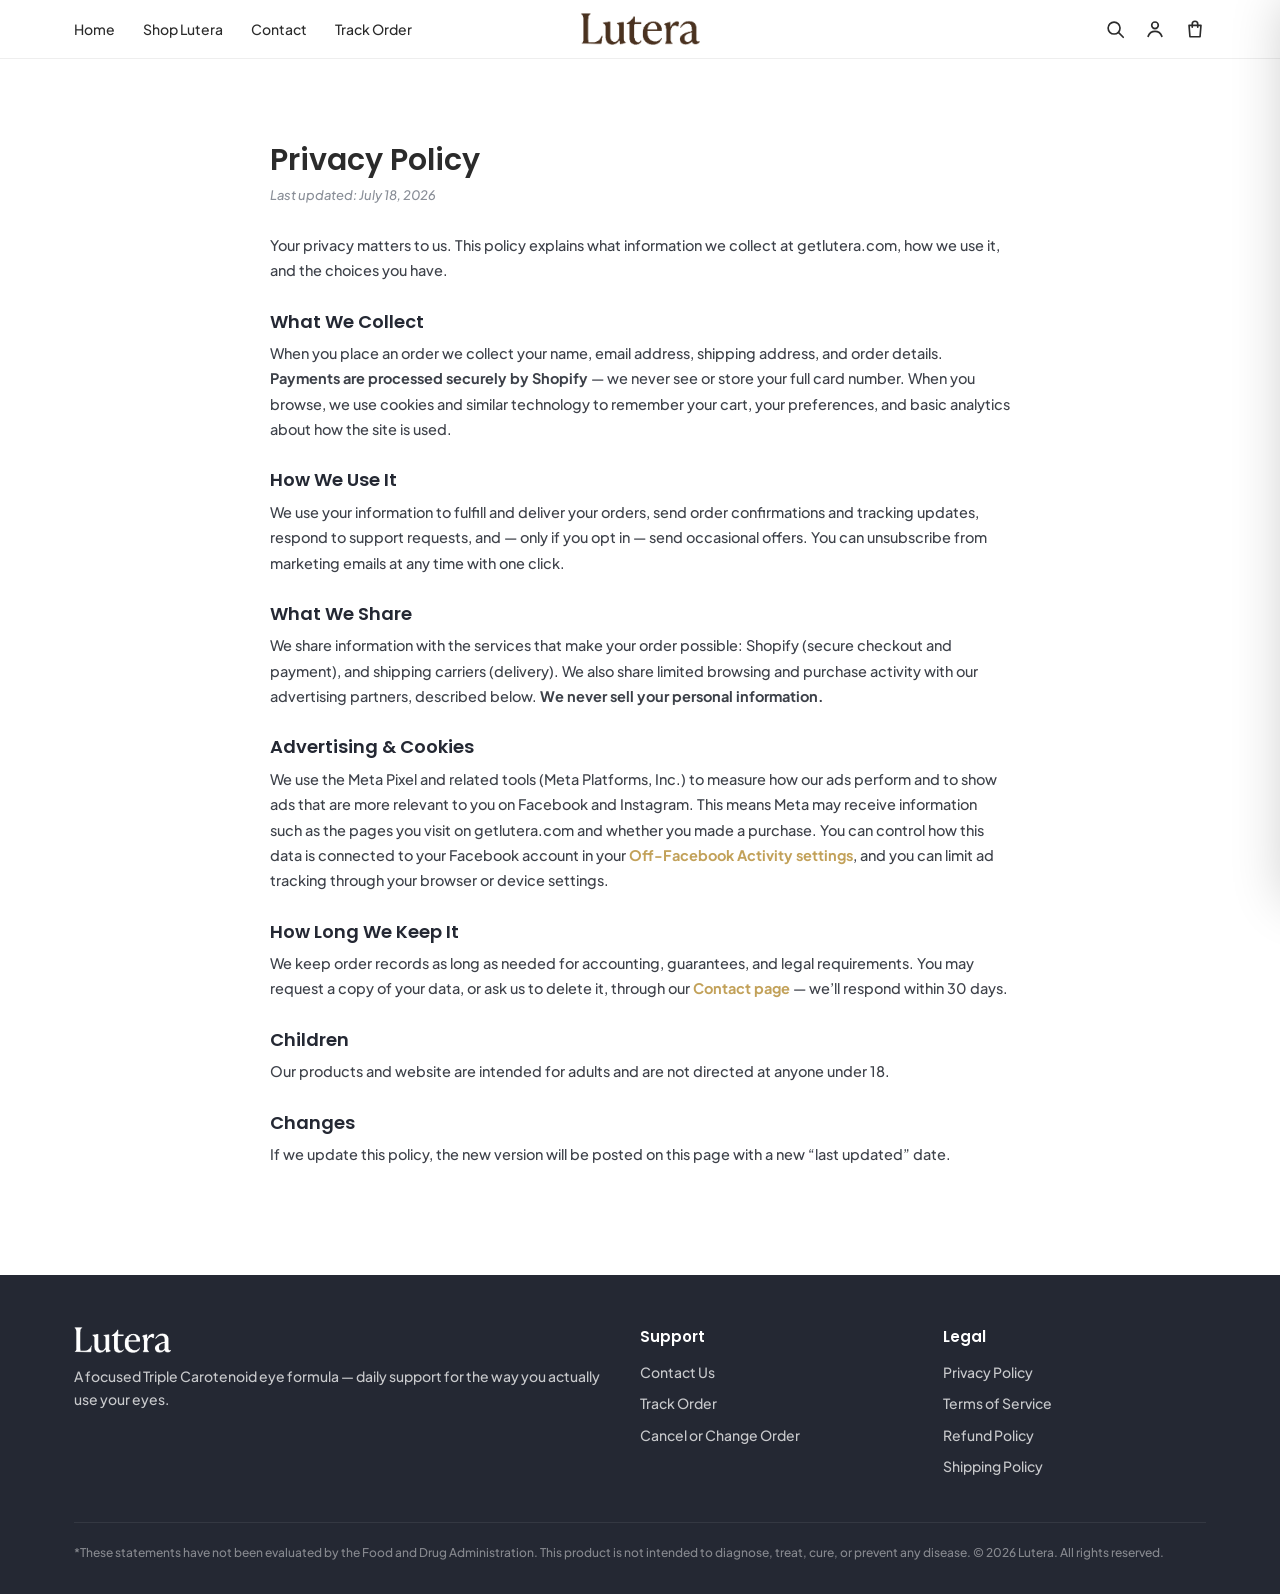
<file: privacy.html>
<!DOCTYPE html>
<html lang="en">
<head>
<meta charset="UTF-8"><meta name="viewport" content="width=device-width,initial-scale=1">
<title>Privacy Policy — Lutera</title>
<link href="https://fonts.googleapis.com/css2?family=Poppins:wght@500;600;700;800&family=Plus+Jakarta+Sans:wght@400;500;600;700;800&family=Playfair+Display:wght@700;800;900&display=swap" rel="stylesheet">
<link rel="icon" type="image/png" href="favicon.png?v=1"><link rel="apple-touch-icon" href="apple-touch-icon.png?v=1">
<link rel="stylesheet" href="styles.css?v=live34">
<!-- Meta Pixel -->
<script>
!function(f,b,e,v,n,t,s){if(f.fbq)return;n=f.fbq=function(){n.callMethod?
n.callMethod.apply(n,arguments):n.queue.push(arguments)};if(!f._fbq)f._fbq=n;
n.push=n;n.loaded=!0;n.version='2.0';n.queue=[];t=b.createElement(e);t.async=!0;
t.src=v;s=b.getElementsByTagName(e)[0];s.parentNode.insertBefore(t,s)}(window,
document,'script','https://connect.facebook.net/en_US/fbevents.js');
fbq('init','1012731594828143');fbq('track','PageView');
</script>
<noscript><img height="1" width="1" style="display:none" src="https://www.facebook.com/tr?id=1012731594828143&ev=PageView&noscript=1"/></noscript>
<!-- End Meta Pixel -->
</head>
<body>
<header class="site">
  <div class="wrap">
    <nav class="main">
      <a href="index.html">Home</a>
      <a href="product.html">Shop Lutera</a>
      <a href="contact.html">Contact</a>
      <a href="track.html">Track Order</a>
    </nav>
    <span class="burger" id="burger"><span></span><span></span><span></span></span>
    <a class="logo logo-img" href="index.html"><img src="images/logo-brown.png" alt="Lutera"></a>
    <div class="header-icons">
      <span class="hicon" data-i="search"></span>
      <span class="hicon" data-i="user"></span>
      <span class="hicon" data-i="bag"><span class="cartcount" style="display:none">0</span></span>
    </div>
  </div>
</header>
<div class="mobile-menu" id="mobileMenu">
  <span class="mm-close" id="mmClose">&times;</span>
  <a href="index.html">Home</a>
  <a href="product.html">Shop Lutera</a>
  <a href="contact.html">Contact</a>
  <a href="track.html">Track Order</a>
  <a class="btn" href="product.html">Claim 250th Anniversary Sale &rarr;</a>
</div>
<section style="min-height:56vh">
  <div class="wrap policy" style="max-width:780px">
    <h2>Privacy Policy</h2>
    <p class="pol-date">Last updated: July 18, 2026</p>
    <p>Your privacy matters to us. This policy explains what information we collect at getlutera.com, how we use it, and the choices you have.</p>
    <h3>What We Collect</h3>
    <p>When you place an order we collect your name, email address, shipping address, and order details. <b>Payments are processed securely by Shopify</b> &mdash; we never see or store your full card number. When you browse, we use cookies and similar technology to remember your cart, your preferences, and basic analytics about how the site is used.</p>
    <h3>How We Use It</h3>
    <p>We use your information to fulfill and deliver your orders, send order confirmations and tracking updates, respond to support requests, and &mdash; only if you opt in &mdash; send occasional offers. You can unsubscribe from marketing emails at any time with one click.</p>
    <h3>What We Share</h3>
    <p>We share information with the services that make your order possible: Shopify (secure checkout and payment), and shipping carriers (delivery). We also share limited browsing and purchase activity with our advertising partners, described below. <b>We never sell your personal information.</b></p>
    <h3>Advertising &amp; Cookies</h3>
    <p>We use the Meta Pixel and related tools (Meta Platforms, Inc.) to measure how our ads perform and to show ads that are more relevant to you on Facebook and Instagram. This means Meta may receive information such as the pages you visit on getlutera.com and whether you made a purchase. You can control how this data is connected to your Facebook account in your <a href="https://www.facebook.com/off_facebook_activity" rel="noopener" target="_blank">Off-Facebook Activity settings</a>, and you can limit ad tracking through your browser or device settings.</p>
    <h3>How Long We Keep It</h3>
    <p>We keep order records as long as needed for accounting, guarantees, and legal requirements. You may request a copy of your data, or ask us to delete it, through our <a href="contact.html">Contact page</a> &mdash; we&rsquo;ll respond within 30 days.</p>
    <h3>Children</h3>
    <p>Our products and website are intended for adults and are not directed at anyone under 18.</p>
    <h3>Changes</h3>
    <p>If we update this policy, the new version will be posted on this page with a new &ldquo;last updated&rdquo; date.</p>
  </div>
</section>
<footer>
  <div class="wrap">
    <div class="cols">
      <div><div class="logo logo-img"><img src="images/logo-white.png" alt="Lutera" style="height:26px;width:auto"></div><p>A focused Triple Carotenoid eye formula &mdash; daily support for the way you actually use your eyes.</p></div>
      <div><h4>Support</h4><a href="contact.html">Contact Us</a><a href="track.html">Track Order</a><a href="contact.html">Cancel or Change Order</a></div>
      <div><h4>Legal</h4><a href="privacy.html">Privacy Policy</a><a href="terms.html">Terms of Service</a><a href="refund-policy.html">Refund Policy</a><a href="shipping-policy.html">Shipping Policy</a></div>
    </div>
    <div class="fine">*These statements have not been evaluated by the Food and Drug Administration. This product is not intended to diagnose, treat, cure, or prevent any disease. &copy; 2026 Lutera. All rights reserved.</div>
  </div>
</footer>
<script src="script.js?v=live34"></script>
</body>
</html>
</file>
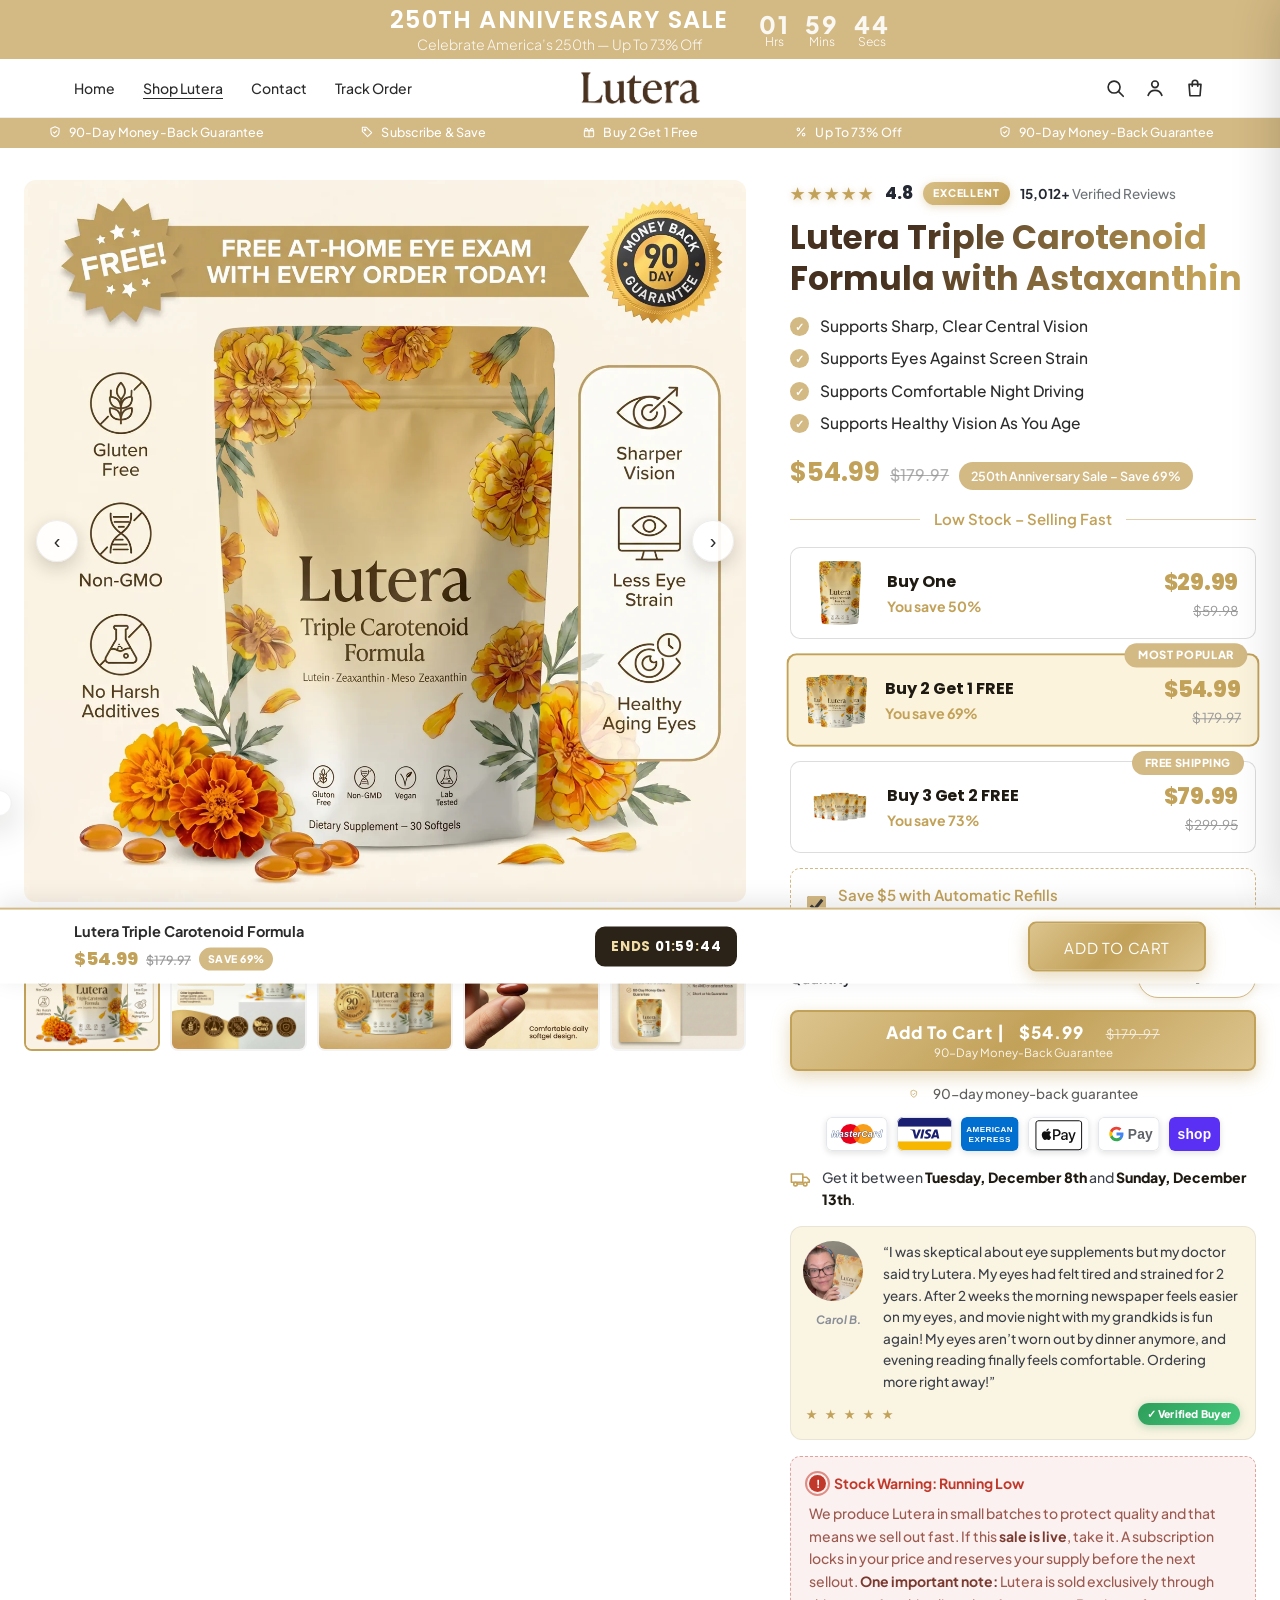
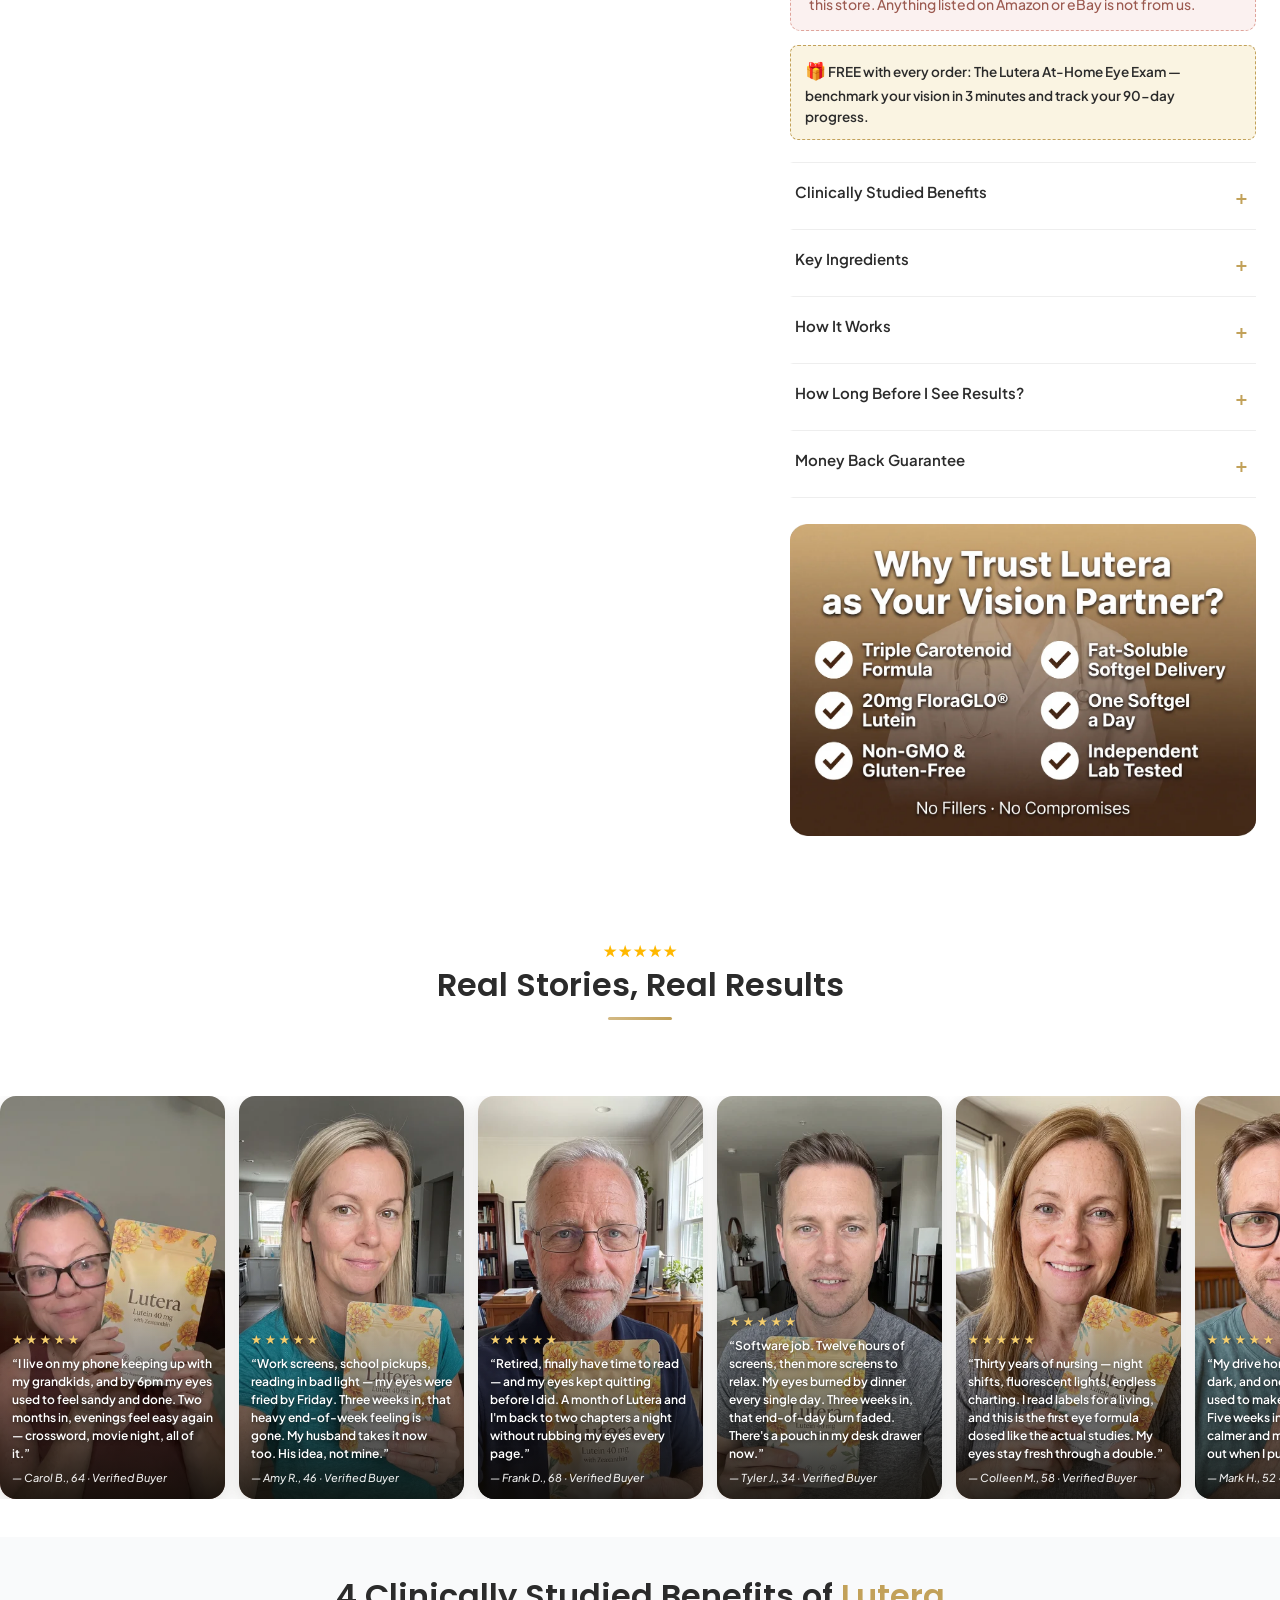
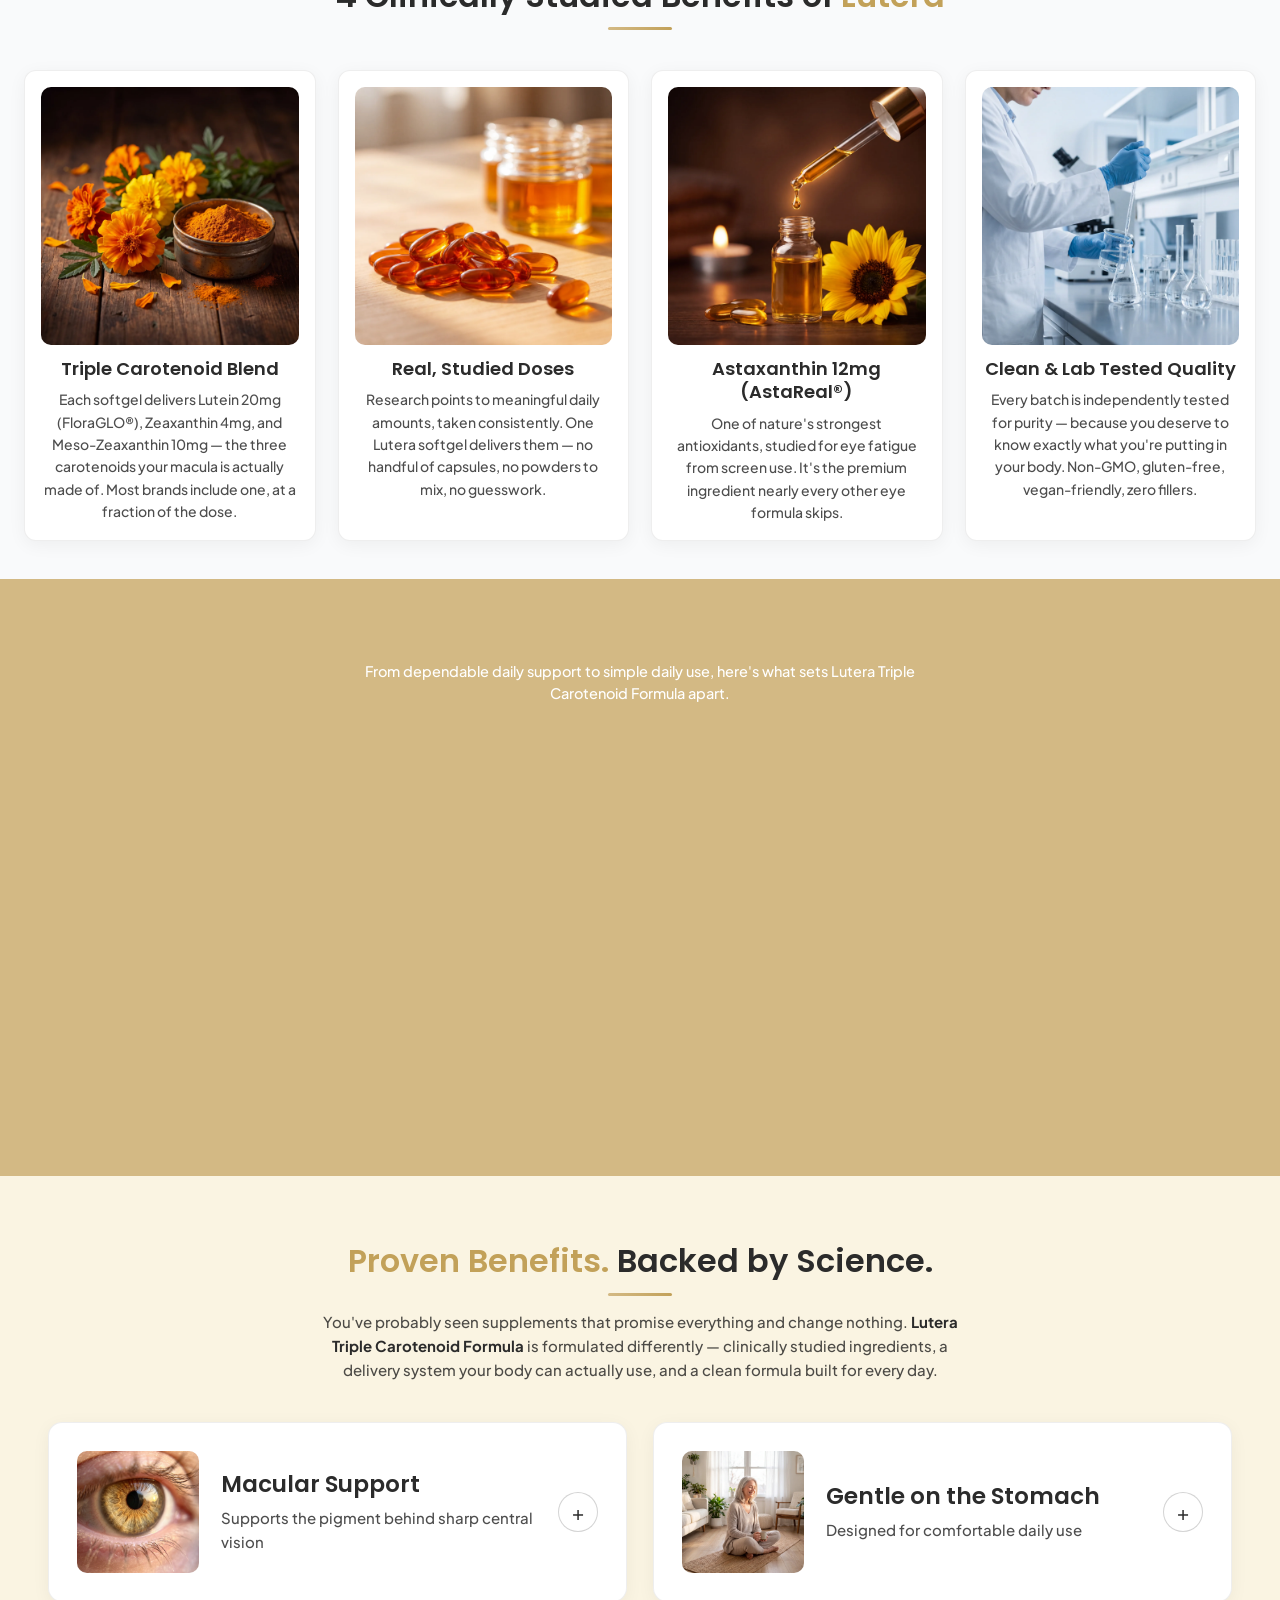
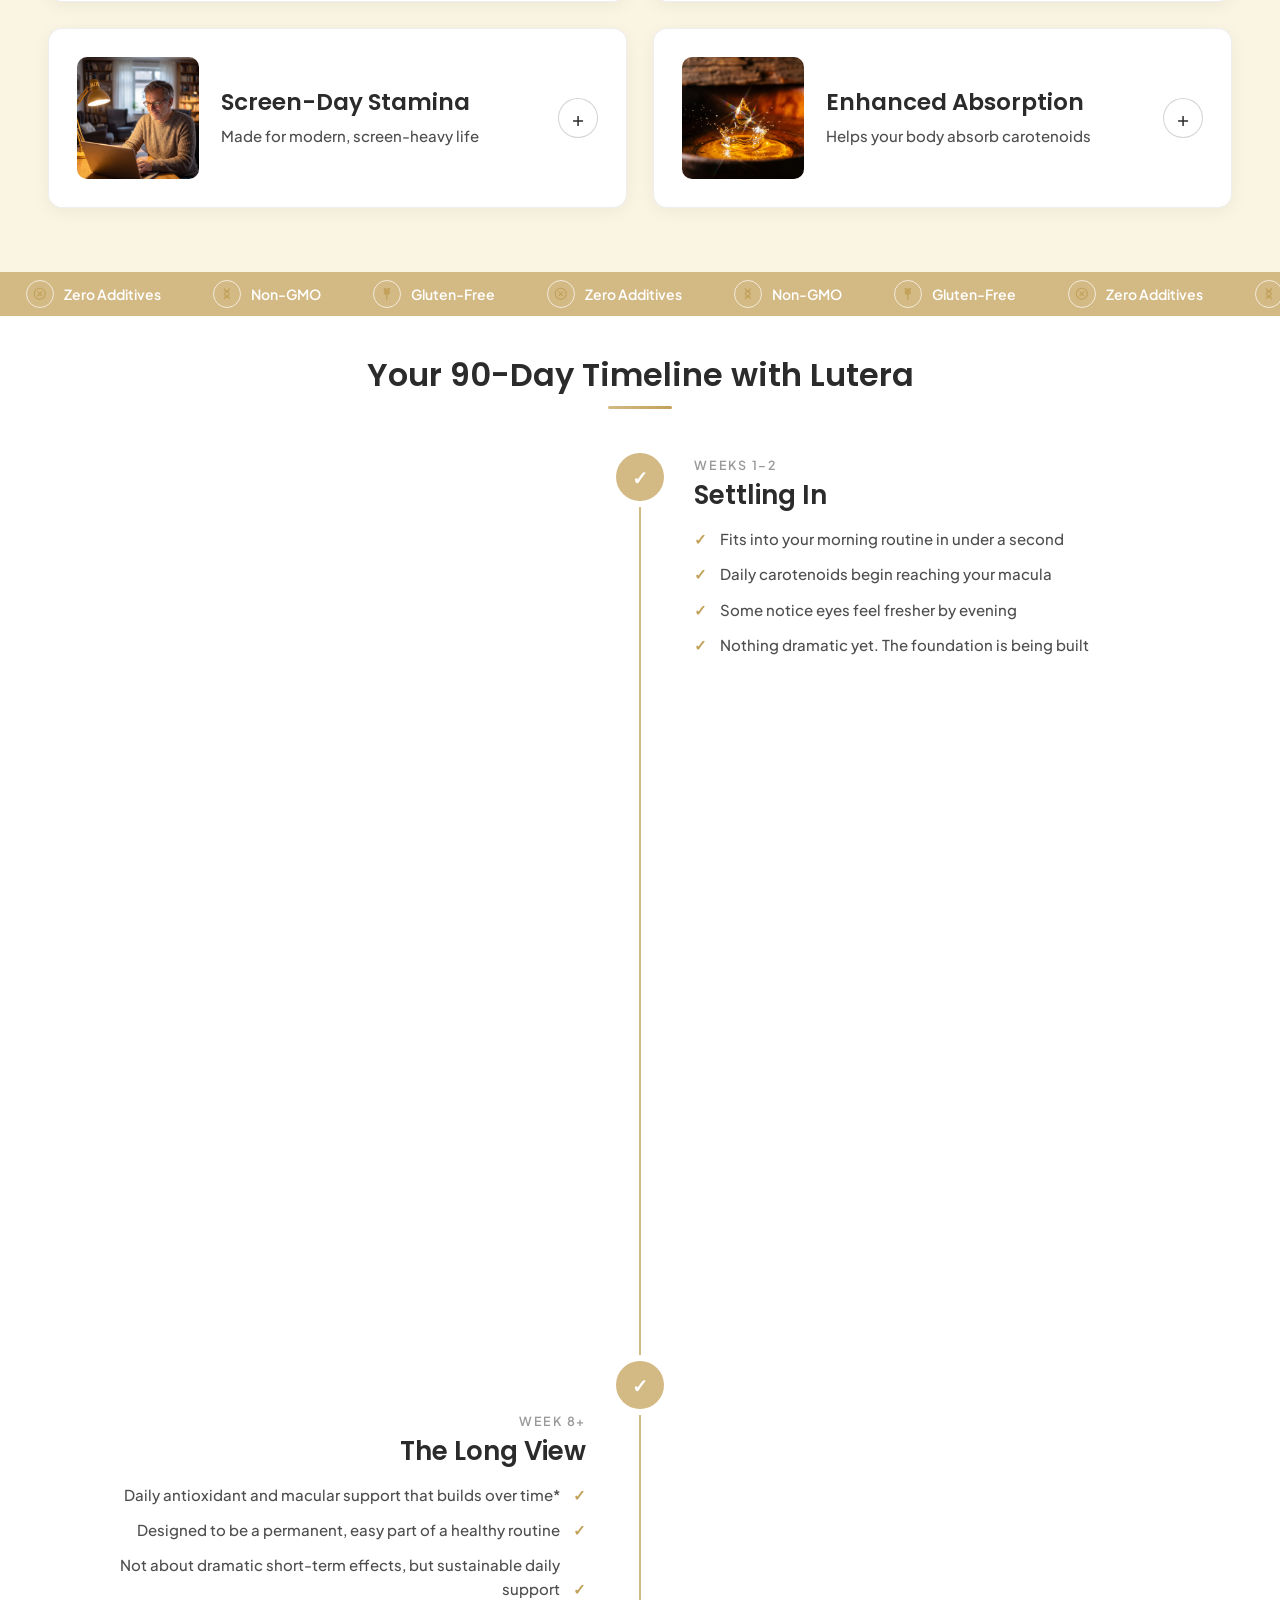
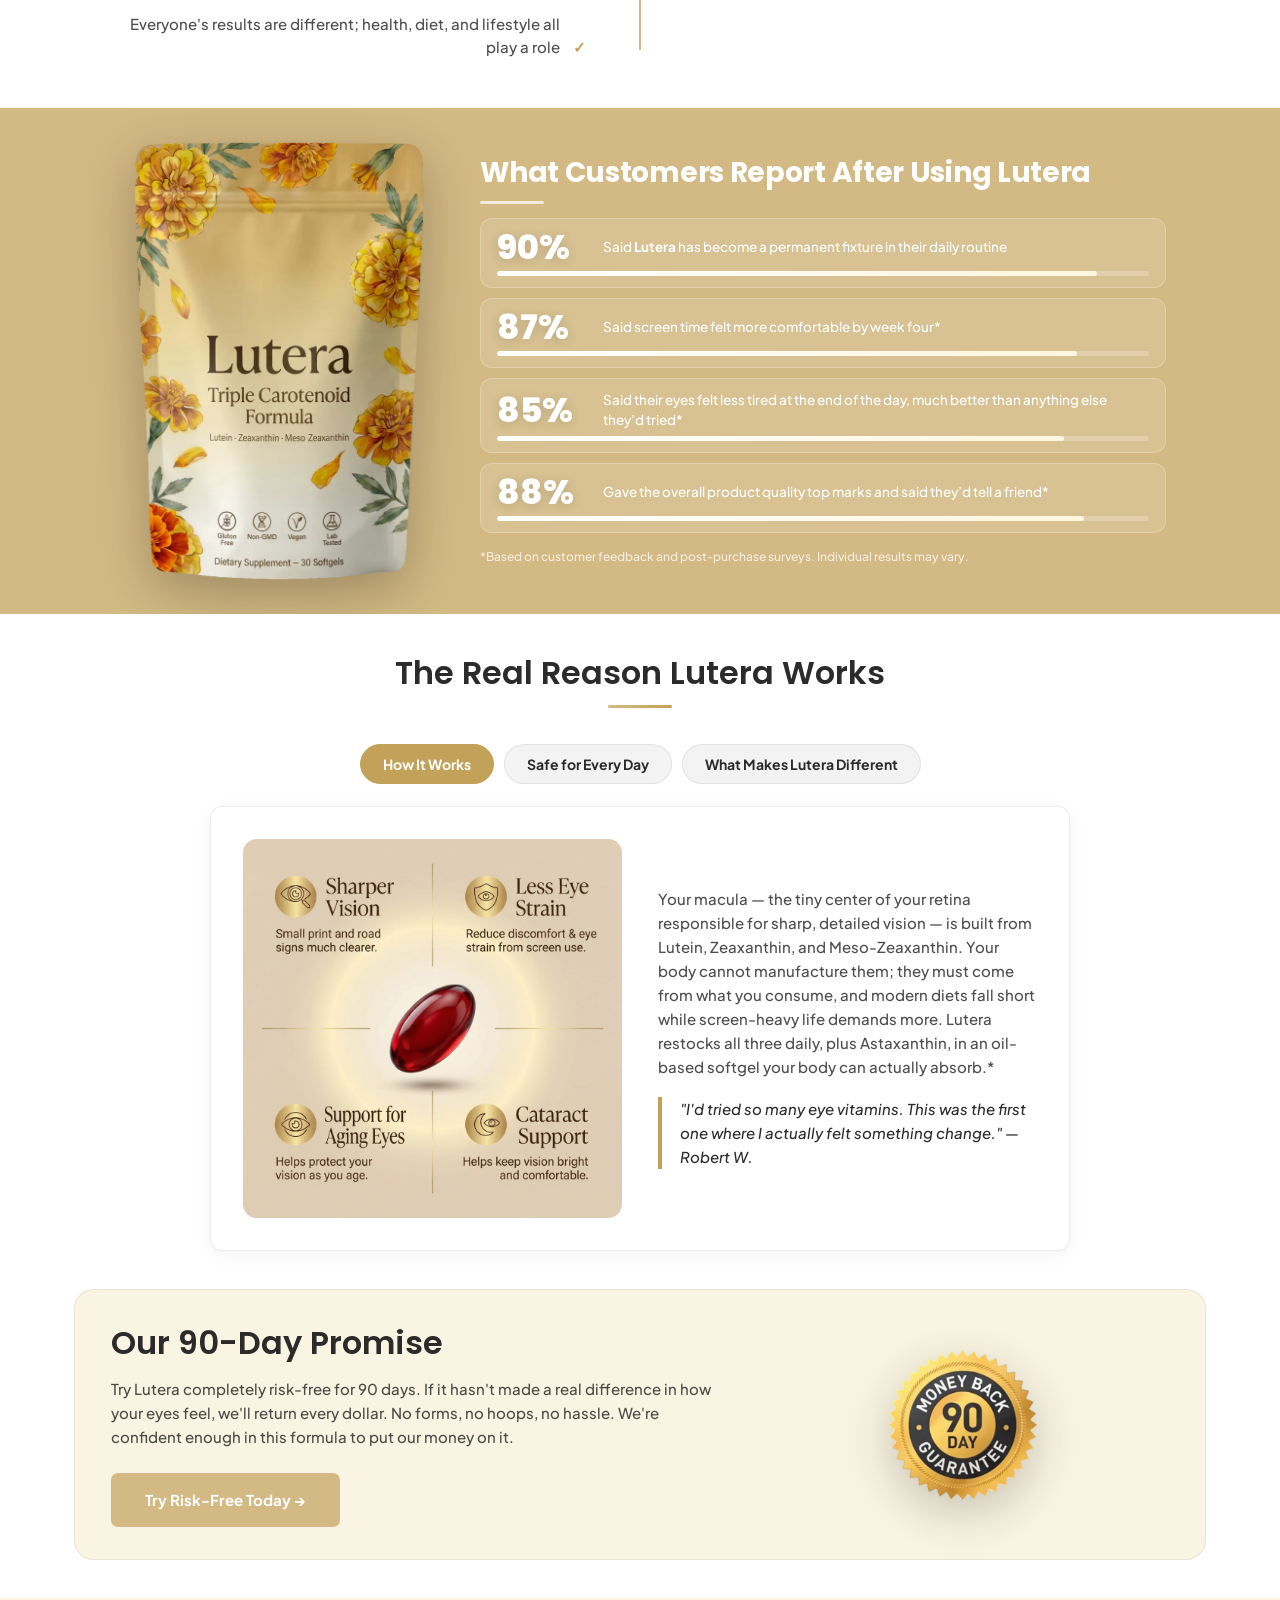
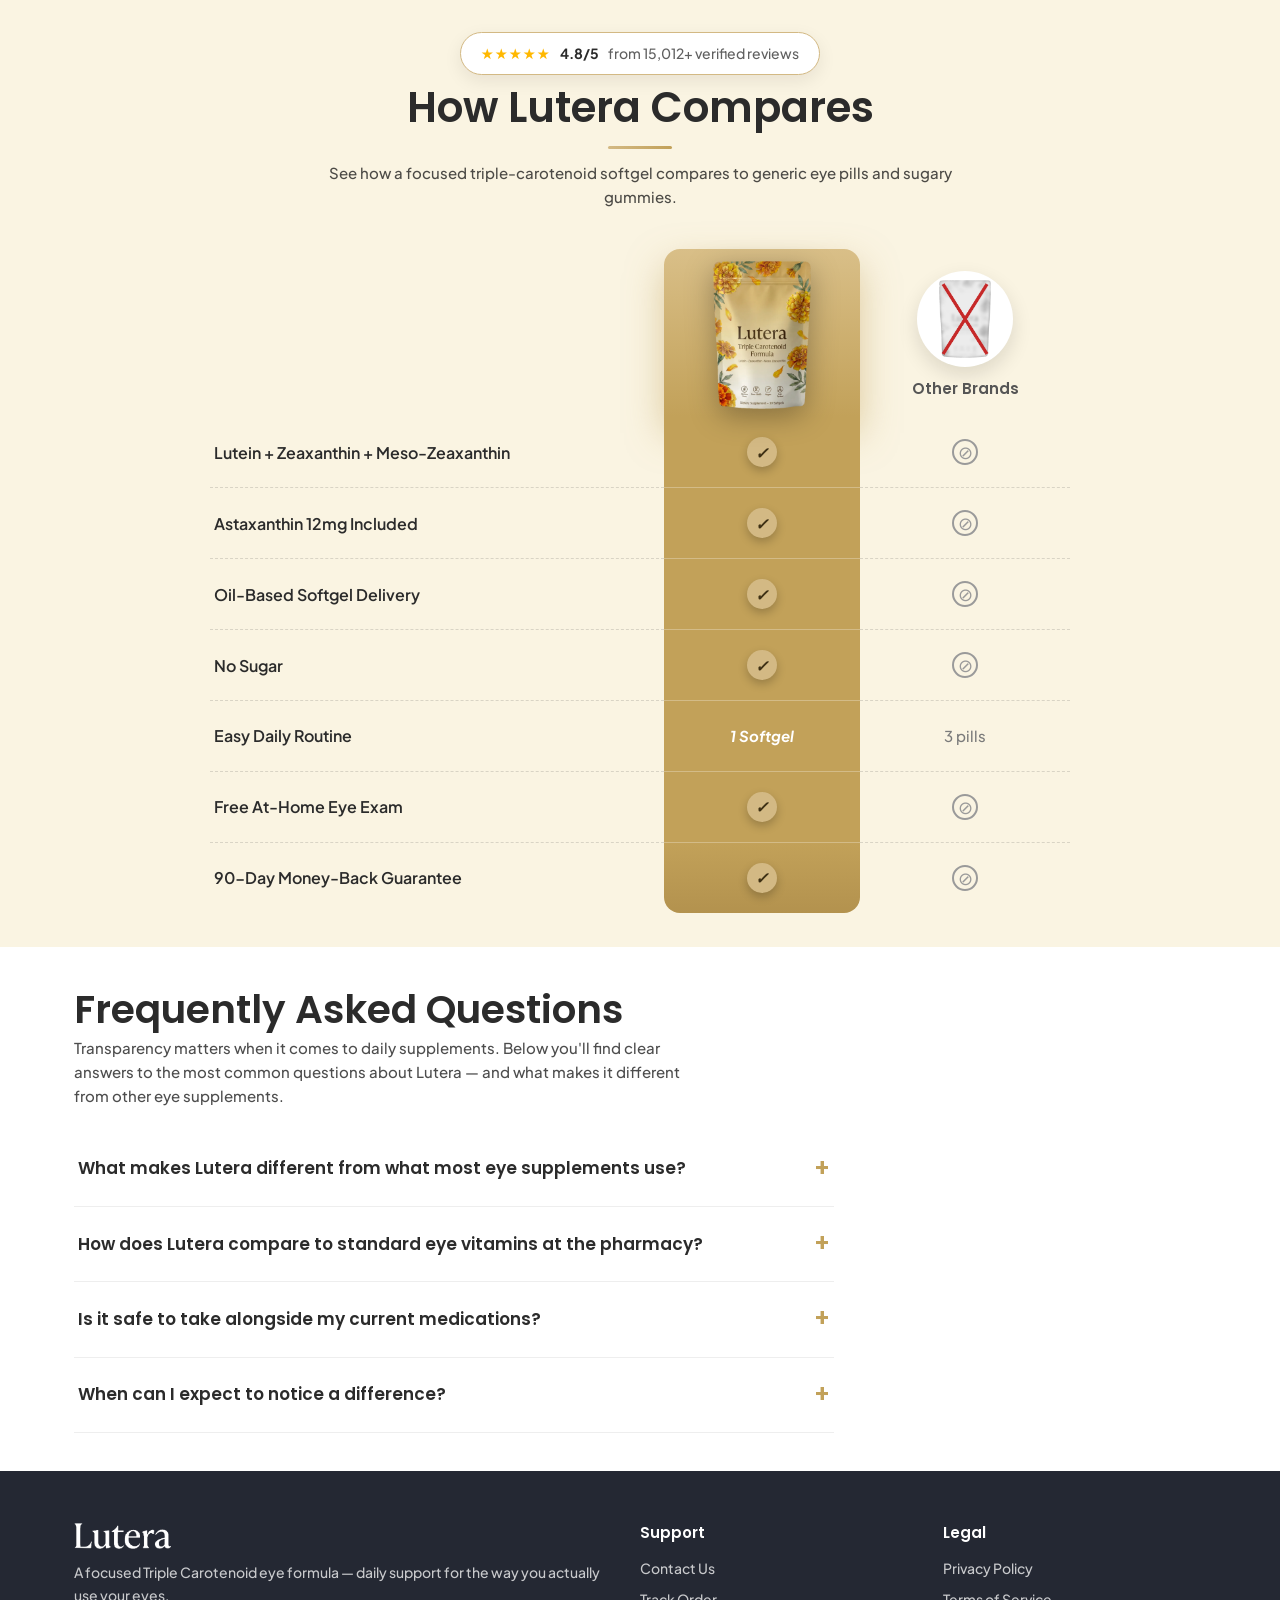
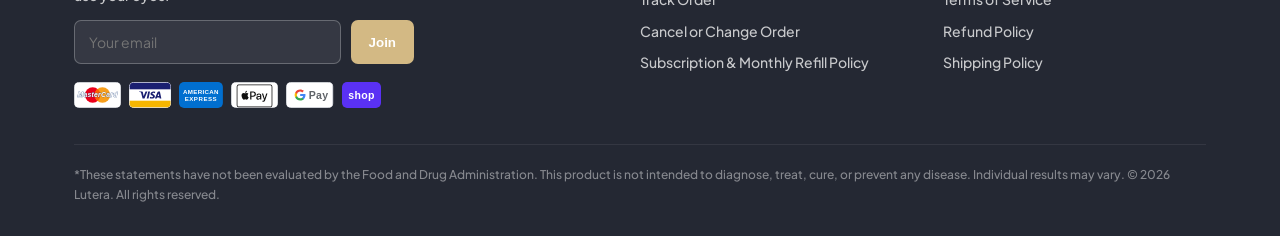
<file: product.html>
<!DOCTYPE html>
<html lang="en">
<head>
<meta charset="UTF-8"><meta name="viewport" content="width=device-width,initial-scale=1">
<title>Lutera Triple Carotenoid Formula with Astaxanthin</title>
<link href="https://fonts.googleapis.com/css2?family=Poppins:wght@500;600;700;800&family=Plus+Jakarta+Sans:wght@400;500;600;700;800&family=Playfair+Display:wght@700;800;900&display=swap" rel="stylesheet">
<meta name="description" content="Lutera Triple Carotenoid Formula — Lutein, Zeaxanthin, Meso-Zeaxanthin & Astaxanthin in one daily softgel. 90-day money-back guarantee.">
<meta property="og:title" content="Lutera — Triple Carotenoid Eye Formula">
<meta property="og:description" content="Lutein, Zeaxanthin, Meso-Zeaxanthin & Astaxanthin in one daily softgel. 90-day money-back guarantee.">
<meta property="og:image" content="images/gallery-hero.webp">
<link rel="icon" type="image/png" href="favicon.png?v=1"><link rel="apple-touch-icon" href="apple-touch-icon.png?v=1">
<link rel="stylesheet" href="styles.css?v=live34">
<!-- Meta Pixel -->
<script>
!function(f,b,e,v,n,t,s){if(f.fbq)return;n=f.fbq=function(){n.callMethod?
n.callMethod.apply(n,arguments):n.queue.push(arguments)};if(!f._fbq)f._fbq=n;
n.push=n;n.loaded=!0;n.version='2.0';n.queue=[];t=b.createElement(e);t.async=!0;
t.src=v;s=b.getElementsByTagName(e)[0];s.parentNode.insertBefore(t,s)}(window,
document,'script','https://connect.facebook.net/en_US/fbevents.js');
fbq('init','1012731594828143');fbq('track','PageView');fbq('track','ViewContent',{content_name:'Lutera Triple Carotenoid Formula',content_type:'product'});
</script>
<noscript><img height="1" width="1" style="display:none" src="https://www.facebook.com/tr?id=1012731594828143&ev=PageView&noscript=1"/></noscript>
<!-- End Meta Pixel -->
</head>
<body>

<div class="countdown">
  <div class="count-wrapper">
    <div class="left-text">
      <h2>250TH ANNIVERSARY SALE</h2>
      <p>Celebrate America&rsquo;s 250th &mdash; Up To 73% Off</p>
    </div>
    <div class="right-timer">
      <div class="unit"><span class="num" data-t="h">01</span><span class="lbl">Hrs</span></div>
      <div class="unit"><span class="num" data-t="m">59</span><span class="lbl">Mins</span></div>
      <div class="unit"><span class="num" data-t="s">59</span><span class="lbl">Secs</span></div>
    </div>
  </div>
</div>

<header class="site">
  <div class="wrap">
    <nav class="main">
      <a href="index.html">Home</a>
      <a href="product.html" style="text-decoration:underline;text-underline-offset:4px">Shop Lutera</a>
      <a href="contact.html">Contact</a>
      <a href="track.html">Track Order</a>
    </nav>
    <span class="burger" id="burger"><span></span><span></span><span></span></span>
    <a class="logo logo-img" href="index.html"><img src="images/logo-brown.png" alt="Lutera"></a>
    <div class="header-icons">
      <span class="hicon" data-i="search"></span>
      <span class="hicon" data-i="user"></span>
      <span class="hicon" data-i="bag"><span class="cartcount" style="display:none">0</span></span>
    </div>
  </div>
</header>

<div class="mobile-menu" id="mobileMenu">
  <span class="mm-close" id="mmClose">&times;</span>
  <a href="index.html">Home</a>
  <a href="product.html">Shop Lutera</a>
  <a href="contact.html">Contact</a>
  <a href="track.html">Track Order</a>
  <a class="btn" href="product.html">Claim 250th Anniversary Sale &rarr;</a>
</div>

<div class="ticker-gold"><div class="track">
  <span class="item"><span class="wico" data-i="shield"></span>90-Day Money-Back Guarantee</span>
  <span class="item"><span class="wico" data-i="tag"></span>Subscribe &amp; Save</span>
  <span class="item"><span class="wico" data-i="gift"></span>Buy 2 Get 1 Free</span>
  <span class="item"><span class="wico" data-i="percent"></span>Up To 73% Off</span>
  <span class="item"><span class="wico" data-i="shield"></span>90-Day Money-Back Guarantee</span>
  <span class="item"><span class="wico" data-i="tag"></span>Subscribe &amp; Save</span>
  <span class="item"><span class="wico" data-i="gift"></span>Buy 2 Get 1 Free</span>
  <span class="item"><span class="wico" data-i="percent"></span>Up To 73% Off</span>
  <span class="item"><span class="wico" data-i="shield"></span>90-Day Money-Back Guarantee</span>
  <span class="item"><span class="wico" data-i="tag"></span>Subscribe &amp; Save</span>
  <span class="item"><span class="wico" data-i="gift"></span>Buy 2 Get 1 Free</span>
  <span class="item"><span class="wico" data-i="percent"></span>Up To 73% Off</span>
  <span class="item"><span class="wico" data-i="shield"></span>90-Day Money-Back Guarantee</span>
  <span class="item"><span class="wico" data-i="tag"></span>Subscribe &amp; Save</span>
  <span class="item"><span class="wico" data-i="gift"></span>Buy 2 Get 1 Free</span>
  <span class="item"><span class="wico" data-i="percent"></span>Up To 73% Off</span>
  <span class="item"><span class="wico" data-i="shield"></span>90-Day Money-Back Guarantee</span>
  <span class="item"><span class="wico" data-i="tag"></span>Subscribe &amp; Save</span>
  <span class="item"><span class="wico" data-i="gift"></span>Buy 2 Get 1 Free</span>
  <span class="item"><span class="wico" data-i="percent"></span>Up To 73% Off</span>
  <span class="item"><span class="wico" data-i="shield"></span>90-Day Money-Back Guarantee</span>
  <span class="item"><span class="wico" data-i="tag"></span>Subscribe &amp; Save</span>
  <span class="item"><span class="wico" data-i="gift"></span>Buy 2 Get 1 Free</span>
  <span class="item"><span class="wico" data-i="percent"></span>Up To 73% Off</span>
  <span class="item"><span class="wico" data-i="shield"></span>90-Day Money-Back Guarantee</span>
  <span class="item"><span class="wico" data-i="tag"></span>Subscribe &amp; Save</span>
  <span class="item"><span class="wico" data-i="gift"></span>Buy 2 Get 1 Free</span>
  <span class="item"><span class="wico" data-i="percent"></span>Up To 73% Off</span>
  <span class="item"><span class="wico" data-i="shield"></span>90-Day Money-Back Guarantee</span>
  <span class="item"><span class="wico" data-i="tag"></span>Subscribe &amp; Save</span>
  <span class="item"><span class="wico" data-i="gift"></span>Buy 2 Get 1 Free</span>
  <span class="item"><span class="wico" data-i="percent"></span>Up To 73% Off</span>
</div></div>

<div class="wrap">
<div class="pdp">

  <div class="gallery">
    <div class="main-img"><img src="images/gallery-hero.webp" alt="Lutera Triple Carotenoid Formula"></div>
    <div class="thumbs">
      <div class="t active"><img src="images/gallery-hero.webp" alt=""></div>
      <div class="t"><img loading="lazy" src="images/tl-facts.webp" alt=""></div>
      <div class="t"><img loading="lazy" src="images/tl-guarantee.webp" alt=""></div>
      <div class="t"><img loading="lazy" src="images/tl-swallow.webp" alt=""></div>
      <div class="t"><img loading="lazy" src="images/comparison-card.opt.webp" alt=""></div>
    </div>
  </div>

  <div class="buybox">
    <div class="rating-bar"><span class="stars">★★★★★</span><span class="rb-score">4.8</span><span class="rb-chip">EXCELLENT</span><span class="rb-count"><b>15,012+</b> Verified Reviews</span></div>
    <h1>Lutera Triple Carotenoid<br>Formula with Astaxanthin</h1>
    <ul class="sales-points">
      <li>Supports Sharp, Clear Central Vision</li>
      <li>Supports Eyes Against Screen Strain</li>
      <li>Supports Comfortable Night Driving</li>
      <li>Supports Healthy Vision As You Age</li>
    </ul>
    <div class="bsw">
      <span class="now js-price">$54.99</span>
      <span class="was js-was">$179.97</span>
      <span class="sale-badge">250th Anniversary Sale – Save <span class="js-savepct">67</span>%</span>
    </div>
    <div class="lowstock">Low Stock &ndash; Selling Fast</div>

    <div class="tiers">
      <div class="tier" data-price="34.99" data-sub="29.99" data-was="59.98" data-variant="42743984324693">
        <span class="thumb"><img loading="lazy" src="images/pouch-perfect.png" alt="" style="object-fit:contain"></span>
        <div class="mid">
          <div class="t-title">Buy One</div>
          <div class="t-sub">You save 50%</div>
        </div>
        <div class="pricing"><div class="p">$29.99</div><div class="w">$59.98</div></div>
      </div>

      <div class="tier selected" data-price="59.99" data-sub="54.99" data-was="179.97" data-variant="42744068243541">
        <div class="flag">Most Popular</div>
        <span class="thumb"><img loading="lazy" src="images/tier-3pack.png" alt="" style="object-fit:contain"></span>
        <div class="mid">
          <div class="t-title">Buy 2 Get 1 FREE</div>
          <div class="t-sub">You save 67%</div>
        </div>
        <div class="pricing"><div class="p">$54.99</div><div class="w">$179.97</div></div>
      </div>

      <div class="tier" data-price="84.99" data-sub="79.99" data-was="299.95" data-ship="free" data-variant="42744094752853">
        <div class="flag alt">Free Shipping</div>
        <span class="thumb"><img loading="lazy" src="images/tier-5pack.png" alt="" style="object-fit:contain"></span>
        <div class="mid">
          <div class="t-title">Buy 3 Get 2 FREE</div>
          <div class="t-sub">You save 70%</div>
        </div>
        <div class="pricing"><div class="p">$79.99</div><div class="w">$299.95</div></div>
      </div>
    </div>

    <label class="subrow"><input type="checkbox" checked><span><b>Save $5 with Automatic Refills</b>Ships every 30 days | Cancel anytime | Extra $5 off every order</span></label>

    <div class="qtyrow"><span class="q-label">Quantity</span><div class="qty-step"><button type="button" class="q-minus" aria-label="Decrease quantity">&minus;</button><span class="q-val">1</span><button type="button" class="q-plus" aria-label="Increase quantity">+</button></div></div>

    <button class="btn-atc"><span class="l1">Add To Cart&nbsp;|&nbsp;<span class="js-total">$59.99</span>&nbsp;<s class="was js-wastotal" style="opacity:.75;font-weight:400;font-size:13px">$179.97</s></span><span class="l2">90-Day Money-Back Guarantee</span></button>
    <div class="guarantee-inline"><span class="shield" data-i="shield" style="width:16px;height:16px;display:inline-flex"></span> 90-day money-back guarantee</div>
    <div class="payrow"><span class="amexb">AMEX</span><span>&#63743; Pay</span><span>G Pay</span><span class="mcb"><span class="c1">&#11044;</span><span class="c2">&#11044;</span></span><span class="pp">PayPal</span><span class="shopb">shop</span><span class="visab">VISA</span></div>

    <div class="ship-est"><svg viewBox="0 0 24 24" fill="none" stroke="currentColor" stroke-width="1.7" stroke-linecap="round" stroke-linejoin="round"><rect x="1.5" y="6.5" width="12.5" height="9"/><path d="M14 10h4.2l2.8 3v2.5h-2.2"/><circle cx="6" cy="17.6" r="1.9"/><circle cx="16.6" cy="17.6" r="1.9"/><path d="M8 17.5h6.7"/></svg><span>Get it between <b id="shipA">Friday, July 24th</b> and <b id="shipB">Saturday, August 1st</b>.</span></div>
    <div class="bb-review">
      <div class="bbr-row">
        <div class="bbr-avcol"><img class="bbr-av" src="images/av-carol.webp" alt=""><span class="bbr-avname">Carol B.</span></div>
        <p class="bbr-quote">&ldquo;I was skeptical about eye supplements but my doctor said try Lutera. My eyes had felt tired and strained for 2 years. After 2 weeks the morning newspaper feels easier on my eyes, and movie night with my grandkids is fun again! My eyes aren&rsquo;t worn out by dinner anymore, and evening reading finally feels comfortable. Ordering more right away!&rdquo;</p>
      </div>
      <div class="bbr-foot"><span class="stars">★ ★ ★ ★ ★</span><span class="bbr-vf">✓ Verified Buyer</span></div>
    </div>

    <div class="stock-story">
      <div class="sw-title"><span class="sw-dot">!</span>Stock Warning: Running Low</div>
      We produce Lutera in small batches to protect quality and that means we sell out fast. If this <b>sale is live</b>, take it. A subscription locks in your price and reserves your supply before the next sellout. <b>One important note:</b> Lutera is sold exclusively through this store. Anything listed on Amazon or eBay is not from us.
    </div>

    <div class="bonusrow"><span class="giftb">🎁</span> FREE with every order: The Lutera At-Home Eye Exam — benchmark your vision in 3 minutes and track your 90-day progress.</div>

    <div class="accs">
      <details><summary>Clinically Studied Benefits</summary><p>Lutein, Zeaxanthin, and Meso-Zeaxanthin are the three carotenoids your macular pigment is made of, and among the most-studied nutrients in eye health. Combined with Astaxanthin, Lutera supports visual clarity, contrast, and comfort under bright light and heavy screen use.*</p></details>
      <details><summary>Key Ingredients</summary><p>Lutein 20mg (FloraGLO®) · Zeaxanthin 4mg · Meso-Zeaxanthin 10mg · Astaxanthin 12mg (AstaReal®) · Copper 2mg. Carried in an oil-based softgel for absorption. Gluten-free, Non-GMO, vegan-friendly, no artificial fillers.</p></details>
      <details><summary>How It Works</summary><p>Carotenoids are fat-soluble — taken as dry pills, much of the dose is never absorbed. Lutera's softgel delivers them with oil so they reach your bloodstream, and your eyes, instead of passing through. One softgel with your first meal of the day.</p></details>
      <details><summary>How Long Before I See Results?</summary><p>Most customers describe the first shift within 2–4 weeks — usually less end-of-day eye fatigue. Deeper support builds over 6–8 weeks of daily use. That's why the 90-day supply is our most popular option.</p></details>
      <details><summary>Money Back Guarantee</summary><p>Try Lutera for 90 days. If you're not satisfied, contact support for a full refund — no forms, no hoops, no hassle.</p></details>
    </div>

    <img loading="lazy" src="images/trust-panel.webp" alt="Why Trust Lutera as Your Vision Partner" style="border-radius:16px;margin-top:26px;width:100%">
  </div>
</div>
</div>

<!-- real stories: heading + UGC photo strip + carousel -->
<section style="padding-bottom:4px;background:#fff">
  <div class="wrap">
    <p class="center stars">★★★★★</p>
    <h2 class="center">Real Stories, Real Results</h2>
    <p class="section-sub center" style="margin-bottom:0">What our customers have to say about Lutera</p>
  </div>
</section>

<section style="padding-top:0;background:#fff">
  <div class="wrap">
    <div class="rev-carousel">
      <button class="rarrow left" id="revPrev">‹</button>
      <div class="rev-track" id="revTrack"></div>
      <button class="rarrow right" id="revNext">›</button>
      <div class="rev-dots" id="revDots"></div>
    </div>
  </div>
</section>

<!-- 4 clinically studied benefits — gray bg, image cards -->
<section class="benefit4">
  <div class="wrap">
    <h2 class="center">4 Clinically Studied Benefits of <span class="hl">Lutera</span></h2>
    <div class="grid">
      <div class="card"><div class="cimg"><img loading="lazy" src="images/b1.webp" alt=""></div><h3>Triple Carotenoid Blend</h3><p>Each softgel delivers Lutein 20mg (FloraGLO®), Zeaxanthin 4mg, and Meso-Zeaxanthin 10mg — the three carotenoids your macula is actually made of. Most brands include one, at a fraction of the dose.</p></div>
      <div class="card"><div class="cimg"><img loading="lazy" src="images/b2.webp" alt=""></div><h3>Real, Studied Doses</h3><p>Research points to meaningful daily amounts, taken consistently. One Lutera softgel delivers them — no handful of capsules, no powders to mix, no guesswork.</p></div>
      <div class="card"><div class="cimg"><img loading="lazy" src="images/b3.webp" alt=""></div><h3>Astaxanthin 12mg (AstaReal®)</h3><p>One of nature's strongest antioxidants, studied for eye fatigue from screen use. It's the premium ingredient nearly every other eye formula skips.</p></div>
      <div class="card"><div class="cimg"><img loading="lazy" src="images/b4.webp" alt=""></div><h3>Clean &amp; Lab Tested Quality</h3><p>Every batch is independently tested for purity — because you deserve to know exactly what you're putting in your body. Non-GMO, gluten-free, vegan-friendly, zero fillers.</p></div>
    </div>
  </div>
</section>

<!-- feel better — icon tiles + image -->
<section class="feel-gold">
  <h2>See Better. Every Day.</h2>
  <p class="fsub">From dependable daily support to simple daily use, here's what sets Lutera Triple Carotenoid Formula apart.</p>
  <div class="cols">
    <div class="tiles">
      <div class="tile2"><span class="wico" data-i="eye"></span><b>Macular<br>Support</b></div>
      <div class="tile2"><span class="wico" data-i="drop"></span><b>Superior Daily<br>Absorption</b></div>
      <div class="tile2"><span class="wico" data-i="leaf"></span><b>Easy on<br>Digestion</b></div>
      <div class="tile2"><span class="wico" data-i="sun"></span><b>Blue-Light<br>Defense</b></div>
    </div>
    <div class="rings"><img loading="lazy" src="images/pouch-perfect.png" alt="Lutera Triple Carotenoid Formula"></div>
  </div>
</section>

<!-- science accordions — peach panel, 120px images -->
<section class="proven">
  <div class="wrap" style="max-width:1320px">
    <h2 class="center"><span class="hl2">Proven Benefits.</span> Backed by Science.</h2>
    <p class="psub center">You've probably seen supplements that promise everything and change nothing. <b>Lutera Triple Carotenoid Formula</b> is formulated differently &mdash; clinically studied ingredients, a delivery system your body can actually use, and a clean formula built for every day.</p>
    <div class="pgrid">
      <div class="pcard">
        <div class="pinner">
          <div class="pface"><span class="pimg"><img loading="lazy" src="images/eye-macro.webp" alt=""></span><span><h3>Macular Support</h3><div class="psub2">Supports the pigment behind sharp central vision</div></span><span class="pplus">+</span></div>
          <div class="pface back"><p>Lutein, Zeaxanthin, and Meso-Zeaxanthin concentrate in your macula, where they support clarity and contrast. The key is dose and absorption &mdash; Lutera delivers studied amounts in an oil carrier, so the support is real, not theoretical.</p><span class="pplus">&times;</span></div>
        </div>
      </div>
      <div class="pcard">
        <div class="pinner">
          <div class="pface"><span class="pimg"><img loading="lazy" src="images/flip-comfort.webp" alt=""></span><span><h3>Gentle on the Stomach</h3><div class="psub2">Designed for comfortable daily use</div></span><span class="pplus">+</span></div>
          <div class="pface back"><p>No powder, no chalky tablet. Lutera is a smooth oil-based softgel that goes down easy and stays that way &mdash; no aftertaste, no digestive discomfort, even on an empty stomach.</p><span class="pplus">&times;</span></div>
        </div>
      </div>
      <div class="pcard">
        <div class="pinner">
          <div class="pface"><span class="pimg"><img loading="lazy" src="images/flip-desk.webp" alt=""></span><span><h3>Screen-Day Stamina</h3><div class="psub2">Made for modern, screen-heavy life</div></span><span class="pplus">+</span></div>
          <div class="pface back"><p>Astaxanthin 12mg (AstaReal&reg;) has been studied for visual fatigue from screen use &mdash; the modern strain most eye formulas ignore entirely. It&rsquo;s the ingredient you feel at the end of a long day.</p><span class="pplus">&times;</span></div>
        </div>
      </div>
      <div class="pcard">
        <div class="pinner">
          <div class="pface"><span class="pimg"><img loading="lazy" src="images/flip-oil.webp" alt=""></span><span><h3>Enhanced Absorption</h3><div class="psub2">Helps your body absorb carotenoids</div></span><span class="pplus">+</span></div>
          <div class="pface back"><p>Fat-soluble nutrients need fat to absorb &mdash; basic biology. Lutera&rsquo;s oil-based softgel is the carrier that ensures the studied doses make it into circulation rather than going to waste.</p><span class="pplus">&times;</span></div>
        </div>
      </div>
    </div>
  </div>
</section>

<!-- cinnamon badge strip -->
<div class="badge-strip"><div class="track">
  <span class="item"><span class="ico" data-i="x"></span>Zero Additives</span>
  <span class="item"><span class="ico" data-i="dna"></span>Non-GMO</span>
  <span class="item"><span class="ico" data-i="wheat"></span>Gluten-Free</span>
  <span class="item"><span class="ico" data-i="x"></span>Zero Additives</span>
  <span class="item"><span class="ico" data-i="dna"></span>Non-GMO</span>
  <span class="item"><span class="ico" data-i="wheat"></span>Gluten-Free</span>
  <span class="item"><span class="ico" data-i="x"></span>Zero Additives</span>
  <span class="item"><span class="ico" data-i="dna"></span>Non-GMO</span>
  <span class="item"><span class="ico" data-i="wheat"></span>Gluten-Free</span>
  <span class="item"><span class="ico" data-i="x"></span>Zero Additives</span>
  <span class="item"><span class="ico" data-i="dna"></span>Non-GMO</span>
  <span class="item"><span class="ico" data-i="wheat"></span>Gluten-Free</span>
  <span class="item"><span class="ico" data-i="x"></span>Zero Additives</span>
  <span class="item"><span class="ico" data-i="dna"></span>Non-GMO</span>
  <span class="item"><span class="ico" data-i="wheat"></span>Gluten-Free</span>
  <span class="item"><span class="ico" data-i="x"></span>Zero Additives</span>
  <span class="item"><span class="ico" data-i="dna"></span>Non-GMO</span>
  <span class="item"><span class="ico" data-i="wheat"></span>Gluten-Free</span>
  <span class="item"><span class="ico" data-i="x"></span>Zero Additives</span>
  <span class="item"><span class="ico" data-i="dna"></span>Non-GMO</span>
  <span class="item"><span class="ico" data-i="wheat"></span>Gluten-Free</span>
  <span class="item"><span class="ico" data-i="x"></span>Zero Additives</span>
  <span class="item"><span class="ico" data-i="dna"></span>Non-GMO</span>
  <span class="item"><span class="ico" data-i="wheat"></span>Gluten-Free</span>
  <span class="item"><span class="ico" data-i="x"></span>Zero Additives</span>
  <span class="item"><span class="ico" data-i="dna"></span>Non-GMO</span>
  <span class="item"><span class="ico" data-i="wheat"></span>Gluten-Free</span>
  <span class="item"><span class="ico" data-i="x"></span>Zero Additives</span>
  <span class="item"><span class="ico" data-i="dna"></span>Non-GMO</span>
  <span class="item"><span class="ico" data-i="wheat"></span>Gluten-Free</span>
</div></div>

<!-- timeline -->
<section>
  <div class="wrap">
    <h2 class="center">Your 90-Day Timeline with Lutera</h2>
    <div class="tl-vert">
    <div class="tl-item"><div class="tl-node">✓</div><div class="tl-side tl-right2"><div class="wk2">WEEKS 1–2</div><h3>Settling In</h3><ul>
        <li>Fits into your morning routine in under a second</li>
        <li>Daily carotenoids begin reaching your macula</li>
        <li>Some notice eyes feel fresher by evening</li>
        <li>Nothing dramatic yet. The foundation is being built</li>
      </ul></div></div>
    <div class="tl-item"><div class="tl-node">✓</div><div class="tl-side tl-left2"><div class="wk2">WEEK 3–4</div><h3>Finding the Groove</h3><ul>
        <li>Screens and reading start to feel less draining</li>
        <li>End-of-day dryness and heaviness begin to ease</li>
        <li>Taking it daily feels as natural as morning coffee</li>
        <li>The routine is working, you're just starting to see it</li>
      </ul></div></div>
    <div class="tl-item"><div class="tl-node">✓</div><div class="tl-side tl-right2"><div class="wk2">WEEK 6–8</div><h3>Real Momentum</h3><ul>
        <li>Most customers hit their stride and feel the most noticeable shift</li>
        <li>Bright light and glare feel easier on your eyes</li>
        <li>Fine print and contrast feel less like a struggle</li>
        <li>The more consistently you've taken it, the more you'll notice</li>
      </ul></div></div>
    <div class="tl-item"><div class="tl-node">✓</div><div class="tl-side tl-left2"><div class="wk2">WEEK 8+</div><h3>The Long View</h3><ul>
        <li>Daily antioxidant and macular support that builds over time*</li>
        <li>Designed to be a permanent, easy part of a healthy routine</li>
        <li>Not about dramatic short-term effects, but sustainable daily support</li>
        <li>Everyone's results are different; health, diet, and lifestyle all play a role</li>
      </ul></div></div>
    </div>
  </div>
</section>

<!-- cinnamon stat banner with image -->
<section class="stat-banner2">
  <div class="cols">
    <div class="bag"><img loading="lazy" src="images/pouch-perfect.png" alt="Lutera Triple Carotenoid Formula"></div>
    <div>
      <h2>What Customers Report After Using Lutera</h2>
      <div class="s"><span class="pct" data-n="92">0%</span><p>Said <b>Lutera</b> has become a permanent fixture in their daily routine</p></div>
      <div class="s"><span class="pct" data-n="89">0%</span><p>Said screen time felt more comfortable by week four*</p></div>
      <div class="s"><span class="pct" data-n="87">0%</span><p>Said their eyes felt less tired at the end of the day, much better than anything else they&rsquo;d tried*</p></div>
      <div class="s"><span class="pct" data-n="90">0%</span><p>Gave the overall product quality top marks and said they&rsquo;d tell a friend*</p></div>
      <div class="fine">*Based on customer feedback and post-purchase surveys. Individual results may vary.</div>
    </div>
  </div>
</section>


<!-- tabbed section with image -->
<section>
  <div class="wrap">
    <h2 class="center">The Real Reason Lutera Works</h2>
    <div class="tabs">
      <div class="tab-btns">
        <button class="active" data-tab="tab1">How It Works</button>
        <button data-tab="tab2">Safe for Every Day</button>
        <button data-tab="tab3">What Makes Lutera Different</button>
      </div>
      <div class="tab-panel with-img active" id="tab1">
        <div class="timg"><img loading="lazy" src="images/benefits-softgel.jpg" alt=""></div>
        <div><p>Your macula — the tiny center of your retina responsible for sharp, detailed vision — is built from Lutein, Zeaxanthin, and Meso-Zeaxanthin. Your body cannot manufacture them; they must come from what you consume, and modern diets fall short while screen-heavy life demands more. Lutera restocks all three daily, plus Astaxanthin, in an oil-based softgel your body can actually absorb.*</p>
        <div class="pullquote">"I'd tried so many eye vitamins. This was the first one where I actually felt something change." — Robert W.</div></div>
      </div>
      <div class="tab-panel with-img" id="tab2">
        <div class="timg"><img loading="lazy" src="images/easy-swallow.jpg" alt=""></div>
        <div><p>Lutein and Zeaxanthin are nutrients your eyes already use every day — found naturally in spinach, kale, and eggs. Lutera delivers them consistently, at meaningful levels, without sugar, fillers, or artificial additives. One smooth softgel a day, gentle on the stomach, no aftertaste. If you take prescription medication, check with your doctor first — good practice with any supplement.</p></div>
      </div>
      <div class="tab-panel with-img" id="tab3">
        <div class="timg"><img loading="lazy" src="images/comparison-card.opt.webp" alt=""></div>
        <div><p>Most eye supplements are generic multivitamins with token amounts of the nutrients that matter, pressed into dry tablets your body struggles to absorb. Lutera is the opposite: a focused triple-carotenoid formula at studied doses, plus Astaxanthin 12mg, in an oil-based softgel that solves the absorption problem. Add the free At-Home Eye Exam to track your progress and a 90-day guarantee that removes the risk.</p></div>
      </div>
    </div>
  </div>
</section>

<!-- guarantee banner -->
<section style="padding-top:0">
  <div class="wrap">
    <div class="gbanner">
      <div>
        <h2>Our 90-Day Promise</h2>
        <p>Try Lutera completely risk-free for 90 days. If it hasn't made a real difference in how your eyes feel, we'll return every dollar. No forms, no hoops, no hassle. We're confident enough in this formula to put our money on it.</p>
        <a class="btn" href="#top">Try Risk-Free Today →</a>
      </div>
      <div class="g-img gseal"><img loading="lazy" src="images/seal-badge.png" alt="90 Day Money Back Guarantee"></div>
    </div>
  </div>
</section>

<!-- compare -->
<section class="tint compare-section">
  <div class="wrap">
    <div class="center"><div class="rating-pill"><span class="stars">★★★★★</span> <b>4.8/5</b> from 15,012+ verified reviews</div></div>
    <h2 class="center">How Lutera Compares</h2>
    <p class="section-sub center">See how a focused triple-carotenoid softgel compares to generic eye pills and sugary gummies.</p>
    <div class="compare"><table>
      <tr><th></th><th class="lut"><img class="colimg" src="images/pouch-perfect.png" alt="Lutera"></th><th class="ob"><span class="obcircle"><img src="images/other-brands.png" alt="Other brands"></span>Other Brands</th></tr>
      <tr><td>Lutein + Zeaxanthin + Meso-Zeaxanthin</td><td><span class="okc">✓</span></td><td><span class="noc">&#8856;</span></td></tr>
      <tr><td>Astaxanthin 12mg Included</td><td><span class="okc">✓</span></td><td><span class="noc">&#8856;</span></td></tr>
      <tr><td>Oil-Based Softgel Delivery</td><td><span class="okc">✓</span></td><td><span class="noc">&#8856;</span></td></tr>
      <tr><td>No Sugar</td><td><span class="okc">✓</span></td><td><span class="noc">&#8856;</span></td></tr>
      <tr><td>Easy Daily Routine</td><td>1 Softgel</td><td>3 pills</td></tr>
      <tr><td>Free At-Home Eye Exam</td><td><span class="okc">✓</span></td><td><span class="noc">&#8856;</span></td></tr>
      <tr><td>90-Day Money-Back Guarantee</td><td><span class="okc">✓</span></td><td><span class="noc">&#8856;</span></td></tr>
    </table></div>
  </div>
</section>

<!-- FAQ -->
<section class="faq-section" id="faq">
  <div class="wrap">
    <h2>Frequently Asked Questions</h2>
    <p style="max-width:640px">Transparency matters when it comes to daily supplements. Below you'll find clear answers to the most common questions about Lutera — and what makes it different from other eye supplements.</p>
    <div class="faq">
      <details><summary>What makes Lutera different from what most eye supplements use?</summary><p>Nearly all eye supplements are multivitamins with a token amount of Lutein in a dry tablet — minimal dose, minimal absorption. Lutera is a focused formula: Lutein 20mg, Zeaxanthin 4mg, Meso-Zeaxanthin 10mg, and Astaxanthin 12mg in an oil-based softgel your body can genuinely absorb.</p></details>
      <details><summary>How does Lutera compare to standard eye vitamins at the pharmacy?</summary><p>Pharmacy eye vitamins typically skip Meso-Zeaxanthin and Astaxanthin entirely and press low doses into dry tablets. The difference in formulation and bioavailability is significant — each Lutera softgel delivers studied doses in a form built to absorb.</p></details>
      <details><summary>Is it safe to take alongside my current medications?</summary><p>Most people tolerate carotenoids well — they're food-derived nutrients. But if you take prescription medication or manage a health condition, have a conversation with your doctor before you start. That's good practice with any new supplement.</p></details>
      <details><summary>When can I expect to notice a difference?</summary><p>Comfort improvements tend to show up first, usually within the first 2–4 weeks of consistent use. Deeper support takes longer; plan for 6–8 weeks before drawing conclusions. That's why the 90-day supply is our most popular option.</p></details>
    </div>
  </div>
</section>

<footer>
  <div class="wrap">
    <div class="cols">
      <div>
        <div class="logo logo-img"><img src="images/logo-white.png" alt="Lutera" style="height:26px;width:auto"></div>
        <p>A focused Triple Carotenoid eye formula — daily support for the way you actually use your eyes.</p>
        <div class="newsletter"><input type="email" placeholder="Your email"><button>Join</button></div>
        <div class="payments"><span>VISA</span><span>MC</span><span>AMEX</span><span>DISC</span><span>APPLE&nbsp;PAY</span><span>G&nbsp;PAY</span><span>SHOP</span></div>
      </div>
      <div><h4>Support</h4><a href="contact.html">Contact Us</a><a href="track.html">Track Order</a><a href="contact.html">Cancel or Change Order</a><a href="refund-policy.html">Subscription &amp; Monthly Refill Policy</a></div>
      <div><h4>Legal</h4><a href="privacy.html">Privacy Policy</a><a href="terms.html">Terms of Service</a><a href="refund-policy.html">Refund Policy</a><a href="shipping-policy.html">Shipping Policy</a></div>
    </div>
    <div class="fine">*These statements have not been evaluated by the Food and Drug Administration. This product is not intended to diagnose, treat, cure, or prevent any disease. Individual results may vary. © 2026 Lutera. All rights reserved.</div>
  </div>
</footer>

<div class="sticky-atc">
  <div class="wrap">
    <div class="info2">
      <div class="sm">
        <b>Lutera Triple Carotenoid Formula</b>
        <span class="sp"><span class="js-total sticky-price">$59.99</span> <s class="js-wastotal">$179.97</s> <span class="save-mini js-save">SAVE 67%</span></span>
      </div>
    </div>
    <div class="ends-chip">ENDS <span data-t="h">01</span>:<span data-t="m">59</span>:<span data-t="s">59</span></div>
    <button class="btn-atc">ADD TO CART</button>
  </div>
</div>

<script src="script.js?v=live34"></script>
</body>
</html>
</file>
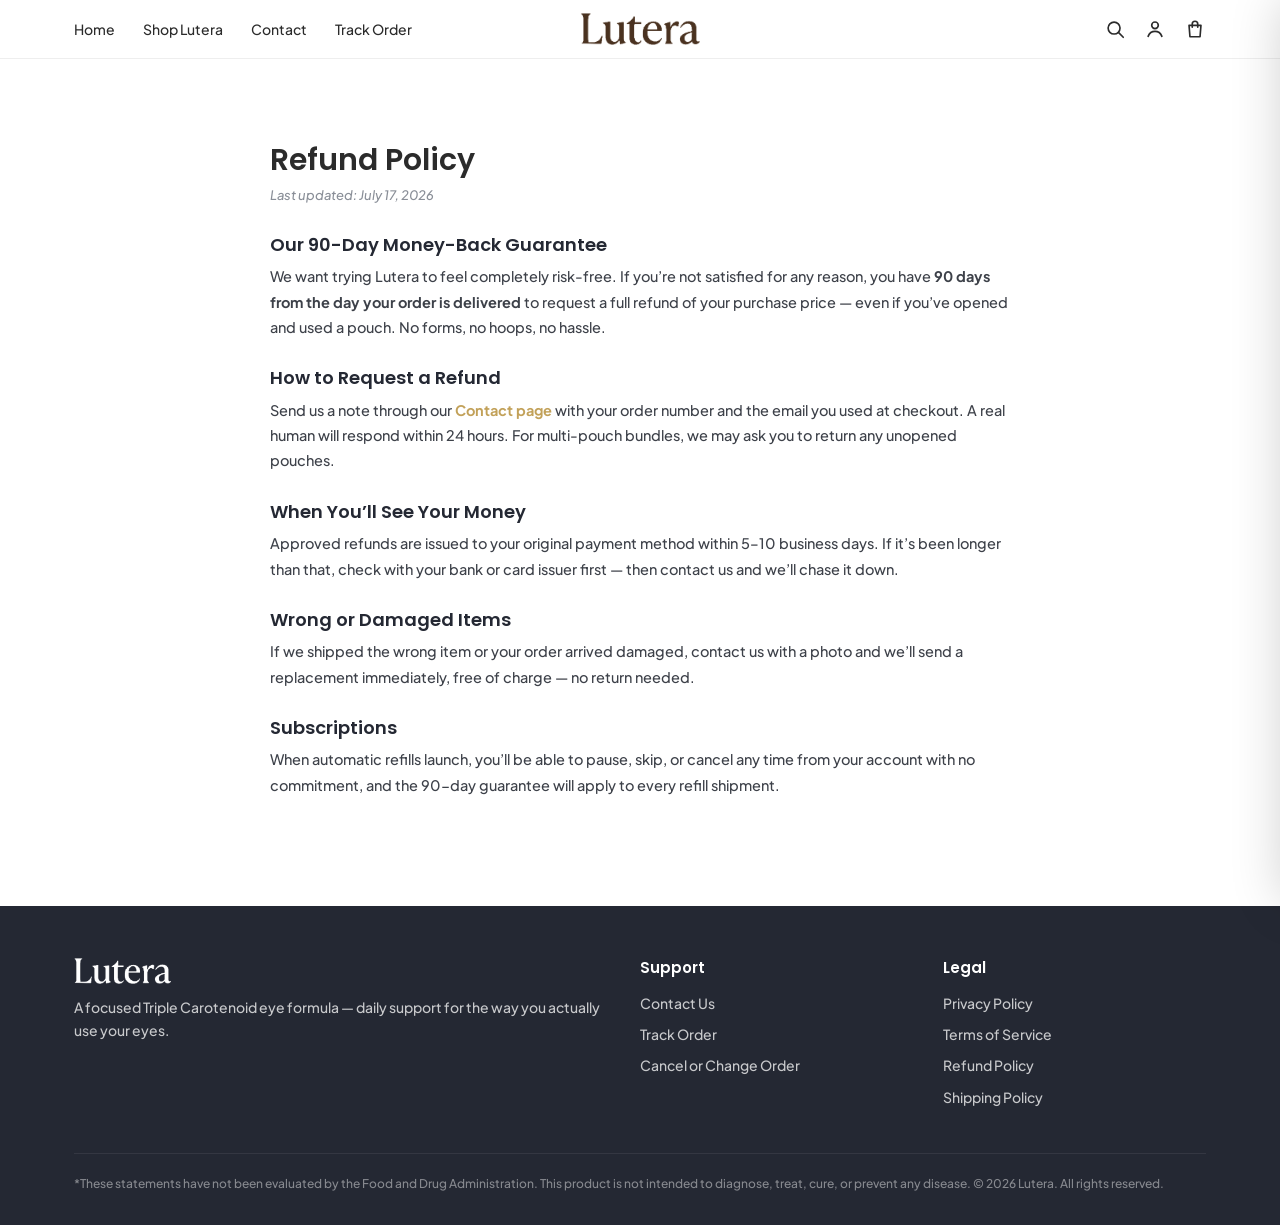
<file: refund-policy.html>
<!DOCTYPE html>
<html lang="en">
<head>
<meta charset="UTF-8"><meta name="viewport" content="width=device-width,initial-scale=1">
<title>Refund Policy — Lutera</title>
<link href="https://fonts.googleapis.com/css2?family=Poppins:wght@500;600;700;800&family=Plus+Jakarta+Sans:wght@400;500;600;700;800&family=Playfair+Display:wght@700;800;900&display=swap" rel="stylesheet">
<link rel="icon" type="image/png" href="favicon.png?v=1"><link rel="apple-touch-icon" href="apple-touch-icon.png?v=1">
<link rel="stylesheet" href="styles.css?v=live34">
<!-- Meta Pixel -->
<script>
!function(f,b,e,v,n,t,s){if(f.fbq)return;n=f.fbq=function(){n.callMethod?
n.callMethod.apply(n,arguments):n.queue.push(arguments)};if(!f._fbq)f._fbq=n;
n.push=n;n.loaded=!0;n.version='2.0';n.queue=[];t=b.createElement(e);t.async=!0;
t.src=v;s=b.getElementsByTagName(e)[0];s.parentNode.insertBefore(t,s)}(window,
document,'script','https://connect.facebook.net/en_US/fbevents.js');
fbq('init','1012731594828143');fbq('track','PageView');
</script>
<noscript><img height="1" width="1" style="display:none" src="https://www.facebook.com/tr?id=1012731594828143&ev=PageView&noscript=1"/></noscript>
<!-- End Meta Pixel -->
</head>
<body>
<header class="site">
  <div class="wrap">
    <nav class="main">
      <a href="index.html">Home</a>
      <a href="product.html">Shop Lutera</a>
      <a href="contact.html">Contact</a>
      <a href="track.html">Track Order</a>
    </nav>
    <span class="burger" id="burger"><span></span><span></span><span></span></span>
    <a class="logo logo-img" href="index.html"><img src="images/logo-brown.png" alt="Lutera"></a>
    <div class="header-icons">
      <span class="hicon" data-i="search"></span>
      <span class="hicon" data-i="user"></span>
      <span class="hicon" data-i="bag"><span class="cartcount" style="display:none">0</span></span>
    </div>
  </div>
</header>
<div class="mobile-menu" id="mobileMenu">
  <span class="mm-close" id="mmClose">&times;</span>
  <a href="index.html">Home</a>
  <a href="product.html">Shop Lutera</a>
  <a href="contact.html">Contact</a>
  <a href="track.html">Track Order</a>
  <a class="btn" href="product.html">Claim 250th Anniversary Sale &rarr;</a>
</div>
<section style="min-height:56vh">
  <div class="wrap policy" style="max-width:780px">
    <h2>Refund Policy</h2>
    <p class="pol-date">Last updated: July 17, 2026</p>
    <h3>Our 90-Day Money-Back Guarantee</h3>
    <p>We want trying Lutera to feel completely risk-free. If you&rsquo;re not satisfied for any reason, you have <b>90 days from the day your order is delivered</b> to request a full refund of your purchase price &mdash; even if you&rsquo;ve opened and used a pouch. No forms, no hoops, no hassle.</p>
    <h3>How to Request a Refund</h3>
    <p>Send us a note through our <a href="contact.html">Contact page</a> with your order number and the email you used at checkout. A real human will respond within 24 hours. For multi-pouch bundles, we may ask you to return any unopened pouches.</p>
    <h3>When You&rsquo;ll See Your Money</h3>
    <p>Approved refunds are issued to your original payment method within 5&ndash;10 business days. If it&rsquo;s been longer than that, check with your bank or card issuer first &mdash; then contact us and we&rsquo;ll chase it down.</p>
    <h3>Wrong or Damaged Items</h3>
    <p>If we shipped the wrong item or your order arrived damaged, contact us with a photo and we&rsquo;ll send a replacement immediately, free of charge &mdash; no return needed.</p>
    <h3>Subscriptions</h3>
    <p>When automatic refills launch, you&rsquo;ll be able to pause, skip, or cancel any time from your account with no commitment, and the 90-day guarantee will apply to every refill shipment.</p>
  </div>
</section>
<footer>
  <div class="wrap">
    <div class="cols">
      <div><div class="logo logo-img"><img src="images/logo-white.png" alt="Lutera" style="height:26px;width:auto"></div><p>A focused Triple Carotenoid eye formula &mdash; daily support for the way you actually use your eyes.</p></div>
      <div><h4>Support</h4><a href="contact.html">Contact Us</a><a href="track.html">Track Order</a><a href="contact.html">Cancel or Change Order</a></div>
      <div><h4>Legal</h4><a href="privacy.html">Privacy Policy</a><a href="terms.html">Terms of Service</a><a href="refund-policy.html">Refund Policy</a><a href="shipping-policy.html">Shipping Policy</a></div>
    </div>
    <div class="fine">*These statements have not been evaluated by the Food and Drug Administration. This product is not intended to diagnose, treat, cure, or prevent any disease. &copy; 2026 Lutera. All rights reserved.</div>
  </div>
</footer>
<script src="script.js?v=live34"></script>
</body>
</html>
</file>
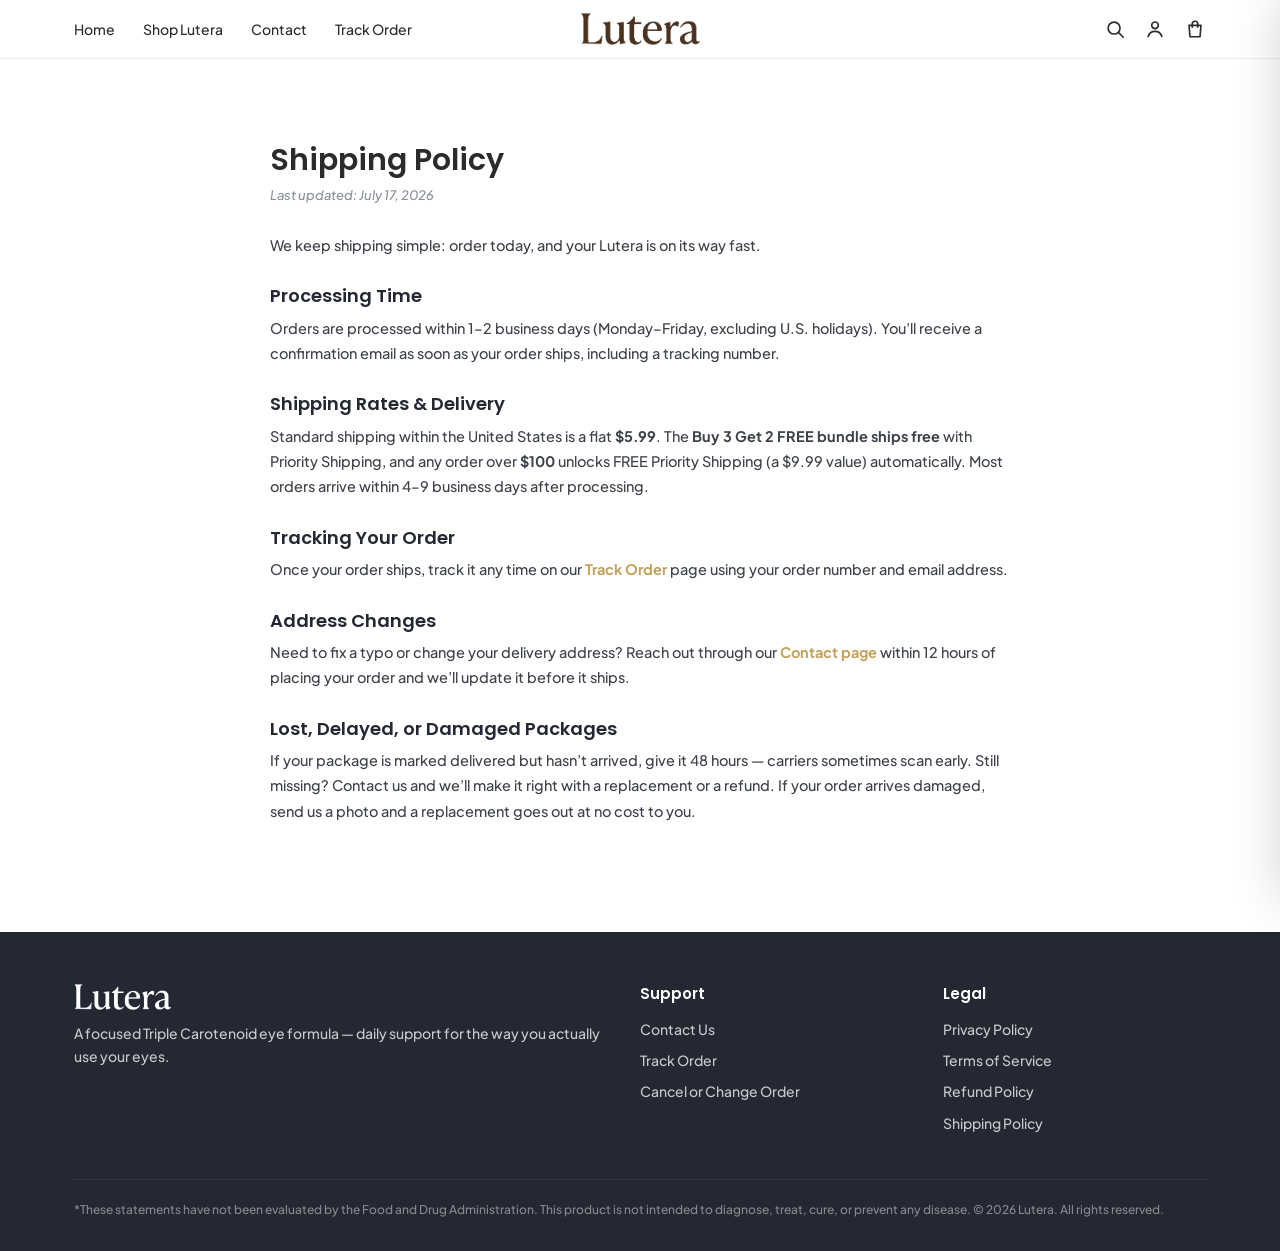
<file: shipping-policy.html>
<!DOCTYPE html>
<html lang="en">
<head>
<meta charset="UTF-8"><meta name="viewport" content="width=device-width,initial-scale=1">
<title>Shipping Policy — Lutera</title>
<link href="https://fonts.googleapis.com/css2?family=Poppins:wght@500;600;700;800&family=Plus+Jakarta+Sans:wght@400;500;600;700;800&family=Playfair+Display:wght@700;800;900&display=swap" rel="stylesheet">
<link rel="icon" type="image/png" href="favicon.png?v=1"><link rel="apple-touch-icon" href="apple-touch-icon.png?v=1">
<link rel="stylesheet" href="styles.css?v=live34">
<!-- Meta Pixel -->
<script>
!function(f,b,e,v,n,t,s){if(f.fbq)return;n=f.fbq=function(){n.callMethod?
n.callMethod.apply(n,arguments):n.queue.push(arguments)};if(!f._fbq)f._fbq=n;
n.push=n;n.loaded=!0;n.version='2.0';n.queue=[];t=b.createElement(e);t.async=!0;
t.src=v;s=b.getElementsByTagName(e)[0];s.parentNode.insertBefore(t,s)}(window,
document,'script','https://connect.facebook.net/en_US/fbevents.js');
fbq('init','1012731594828143');fbq('track','PageView');
</script>
<noscript><img height="1" width="1" style="display:none" src="https://www.facebook.com/tr?id=1012731594828143&ev=PageView&noscript=1"/></noscript>
<!-- End Meta Pixel -->
</head>
<body>
<header class="site">
  <div class="wrap">
    <nav class="main">
      <a href="index.html">Home</a>
      <a href="product.html">Shop Lutera</a>
      <a href="contact.html">Contact</a>
      <a href="track.html">Track Order</a>
    </nav>
    <span class="burger" id="burger"><span></span><span></span><span></span></span>
    <a class="logo logo-img" href="index.html"><img src="images/logo-brown.png" alt="Lutera"></a>
    <div class="header-icons">
      <span class="hicon" data-i="search"></span>
      <span class="hicon" data-i="user"></span>
      <span class="hicon" data-i="bag"><span class="cartcount" style="display:none">0</span></span>
    </div>
  </div>
</header>
<div class="mobile-menu" id="mobileMenu">
  <span class="mm-close" id="mmClose">&times;</span>
  <a href="index.html">Home</a>
  <a href="product.html">Shop Lutera</a>
  <a href="contact.html">Contact</a>
  <a href="track.html">Track Order</a>
  <a class="btn" href="product.html">Claim 250th Anniversary Sale &rarr;</a>
</div>
<section style="min-height:56vh">
  <div class="wrap policy" style="max-width:780px">
    <h2>Shipping Policy</h2>
    <p class="pol-date">Last updated: July 17, 2026</p>
    <p>We keep shipping simple: order today, and your Lutera is on its way fast.</p>
    <h3>Processing Time</h3>
    <p>Orders are processed within 1&ndash;2 business days (Monday&ndash;Friday, excluding U.S. holidays). You&rsquo;ll receive a confirmation email as soon as your order ships, including a tracking number.</p>
    <h3>Shipping Rates &amp; Delivery</h3>
    <p>Standard shipping within the United States is a flat <b>$5.99</b>. The <b>Buy 3 Get 2 FREE bundle ships free</b> with Priority Shipping, and any order over <b>$100</b> unlocks FREE Priority Shipping (a $9.99 value) automatically. Most orders arrive within 4&ndash;9 business days after processing.</p>
    <h3>Tracking Your Order</h3>
    <p>Once your order ships, track it any time on our <a href="track.html">Track Order</a> page using your order number and email address.</p>
    <h3>Address Changes</h3>
    <p>Need to fix a typo or change your delivery address? Reach out through our <a href="contact.html">Contact page</a> within 12 hours of placing your order and we&rsquo;ll update it before it ships.</p>
    <h3>Lost, Delayed, or Damaged Packages</h3>
    <p>If your package is marked delivered but hasn&rsquo;t arrived, give it 48 hours &mdash; carriers sometimes scan early. Still missing? Contact us and we&rsquo;ll make it right with a replacement or a refund. If your order arrives damaged, send us a photo and a replacement goes out at no cost to you.</p>
  </div>
</section>
<footer>
  <div class="wrap">
    <div class="cols">
      <div><div class="logo logo-img"><img src="images/logo-white.png" alt="Lutera" style="height:26px;width:auto"></div><p>A focused Triple Carotenoid eye formula &mdash; daily support for the way you actually use your eyes.</p></div>
      <div><h4>Support</h4><a href="contact.html">Contact Us</a><a href="track.html">Track Order</a><a href="contact.html">Cancel or Change Order</a></div>
      <div><h4>Legal</h4><a href="privacy.html">Privacy Policy</a><a href="terms.html">Terms of Service</a><a href="refund-policy.html">Refund Policy</a><a href="shipping-policy.html">Shipping Policy</a></div>
    </div>
    <div class="fine">*These statements have not been evaluated by the Food and Drug Administration. This product is not intended to diagnose, treat, cure, or prevent any disease. &copy; 2026 Lutera. All rights reserved.</div>
  </div>
</footer>
<script src="script.js?v=live34"></script>
</body>
</html>
</file>
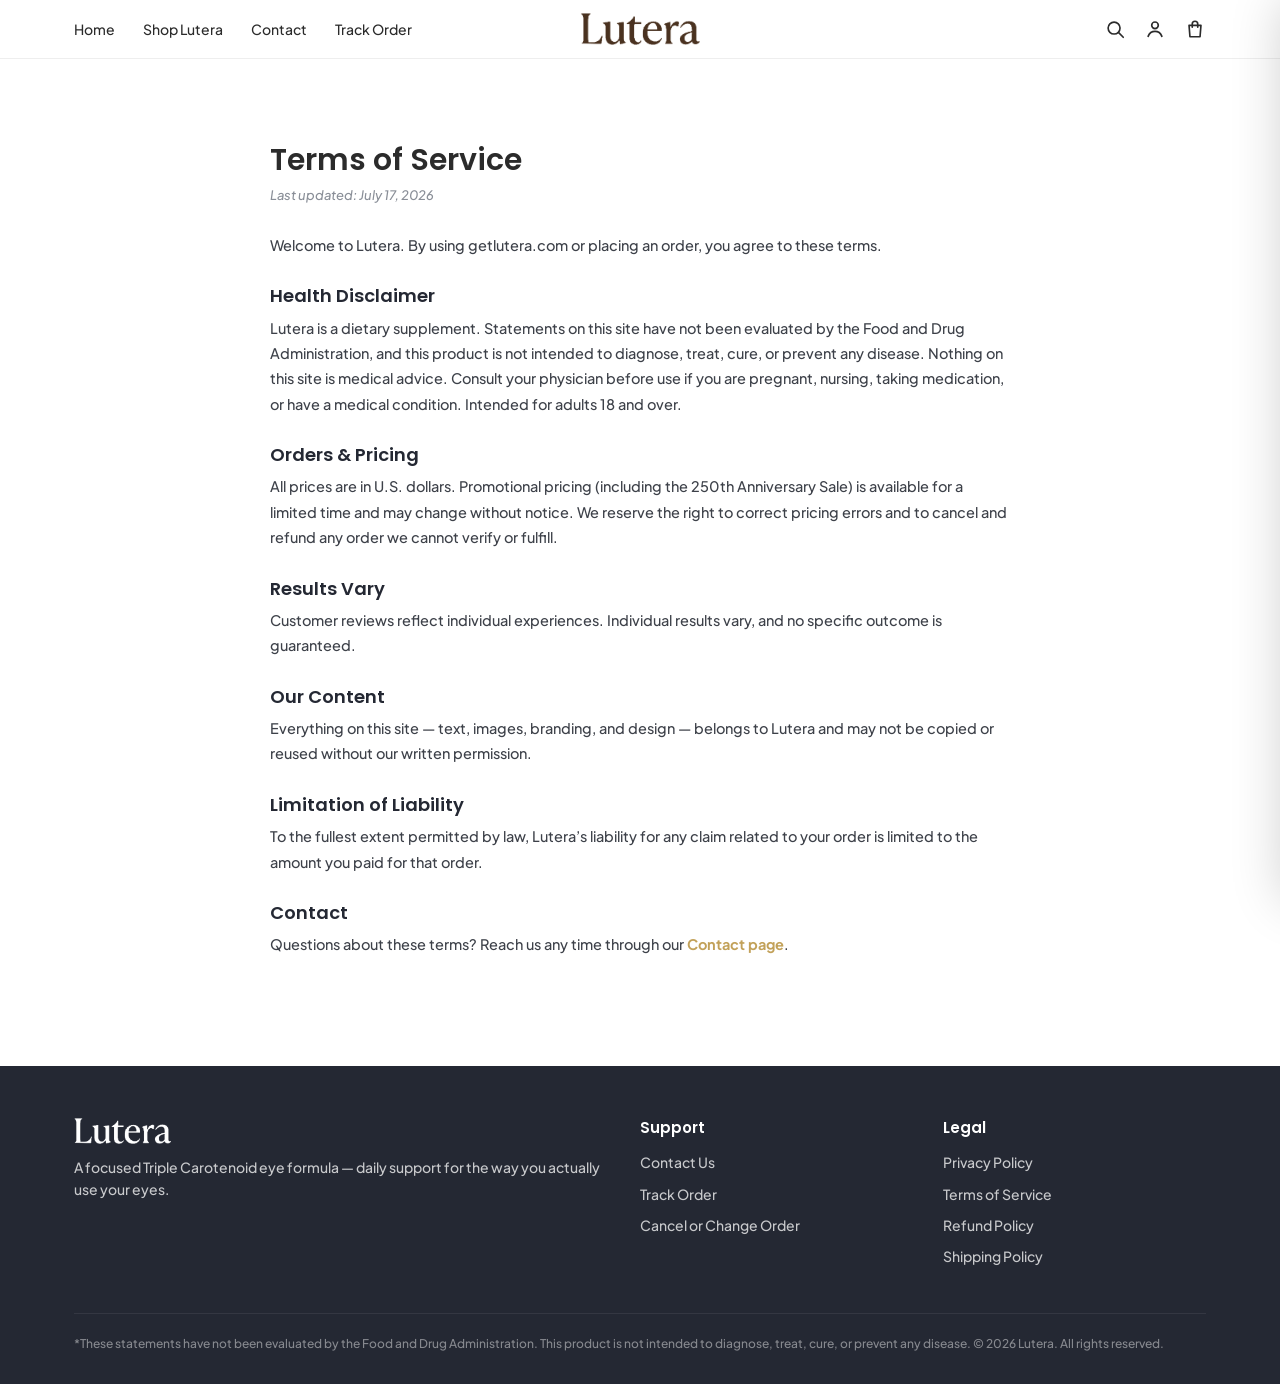
<file: terms.html>
<!DOCTYPE html>
<html lang="en">
<head>
<meta charset="UTF-8"><meta name="viewport" content="width=device-width,initial-scale=1">
<title>Terms of Service — Lutera</title>
<link href="https://fonts.googleapis.com/css2?family=Poppins:wght@500;600;700;800&family=Plus+Jakarta+Sans:wght@400;500;600;700;800&family=Playfair+Display:wght@700;800;900&display=swap" rel="stylesheet">
<link rel="icon" type="image/png" href="favicon.png?v=1"><link rel="apple-touch-icon" href="apple-touch-icon.png?v=1">
<link rel="stylesheet" href="styles.css?v=live34">
<!-- Meta Pixel -->
<script>
!function(f,b,e,v,n,t,s){if(f.fbq)return;n=f.fbq=function(){n.callMethod?
n.callMethod.apply(n,arguments):n.queue.push(arguments)};if(!f._fbq)f._fbq=n;
n.push=n;n.loaded=!0;n.version='2.0';n.queue=[];t=b.createElement(e);t.async=!0;
t.src=v;s=b.getElementsByTagName(e)[0];s.parentNode.insertBefore(t,s)}(window,
document,'script','https://connect.facebook.net/en_US/fbevents.js');
fbq('init','1012731594828143');fbq('track','PageView');
</script>
<noscript><img height="1" width="1" style="display:none" src="https://www.facebook.com/tr?id=1012731594828143&ev=PageView&noscript=1"/></noscript>
<!-- End Meta Pixel -->
</head>
<body>
<header class="site">
  <div class="wrap">
    <nav class="main">
      <a href="index.html">Home</a>
      <a href="product.html">Shop Lutera</a>
      <a href="contact.html">Contact</a>
      <a href="track.html">Track Order</a>
    </nav>
    <span class="burger" id="burger"><span></span><span></span><span></span></span>
    <a class="logo logo-img" href="index.html"><img src="images/logo-brown.png" alt="Lutera"></a>
    <div class="header-icons">
      <span class="hicon" data-i="search"></span>
      <span class="hicon" data-i="user"></span>
      <span class="hicon" data-i="bag"><span class="cartcount" style="display:none">0</span></span>
    </div>
  </div>
</header>
<div class="mobile-menu" id="mobileMenu">
  <span class="mm-close" id="mmClose">&times;</span>
  <a href="index.html">Home</a>
  <a href="product.html">Shop Lutera</a>
  <a href="contact.html">Contact</a>
  <a href="track.html">Track Order</a>
  <a class="btn" href="product.html">Claim 250th Anniversary Sale &rarr;</a>
</div>
<section style="min-height:56vh">
  <div class="wrap policy" style="max-width:780px">
    <h2>Terms of Service</h2>
    <p class="pol-date">Last updated: July 17, 2026</p>
    <p>Welcome to Lutera. By using getlutera.com or placing an order, you agree to these terms.</p>
    <h3>Health Disclaimer</h3>
    <p>Lutera is a dietary supplement. Statements on this site have not been evaluated by the Food and Drug Administration, and this product is not intended to diagnose, treat, cure, or prevent any disease. Nothing on this site is medical advice. Consult your physician before use if you are pregnant, nursing, taking medication, or have a medical condition. Intended for adults 18 and over.</p>
    <h3>Orders &amp; Pricing</h3>
    <p>All prices are in U.S. dollars. Promotional pricing (including the 250th Anniversary Sale) is available for a limited time and may change without notice. We reserve the right to correct pricing errors and to cancel and refund any order we cannot verify or fulfill.</p>
    <h3>Results Vary</h3>
    <p>Customer reviews reflect individual experiences. Individual results vary, and no specific outcome is guaranteed.</p>
    <h3>Our Content</h3>
    <p>Everything on this site &mdash; text, images, branding, and design &mdash; belongs to Lutera and may not be copied or reused without our written permission.</p>
    <h3>Limitation of Liability</h3>
    <p>To the fullest extent permitted by law, Lutera&rsquo;s liability for any claim related to your order is limited to the amount you paid for that order.</p>
    <h3>Contact</h3>
    <p>Questions about these terms? Reach us any time through our <a href="contact.html">Contact page</a>.</p>
  </div>
</section>
<footer>
  <div class="wrap">
    <div class="cols">
      <div><div class="logo logo-img"><img src="images/logo-white.png" alt="Lutera" style="height:26px;width:auto"></div><p>A focused Triple Carotenoid eye formula &mdash; daily support for the way you actually use your eyes.</p></div>
      <div><h4>Support</h4><a href="contact.html">Contact Us</a><a href="track.html">Track Order</a><a href="contact.html">Cancel or Change Order</a></div>
      <div><h4>Legal</h4><a href="privacy.html">Privacy Policy</a><a href="terms.html">Terms of Service</a><a href="refund-policy.html">Refund Policy</a><a href="shipping-policy.html">Shipping Policy</a></div>
    </div>
    <div class="fine">*These statements have not been evaluated by the Food and Drug Administration. This product is not intended to diagnose, treat, cure, or prevent any disease. &copy; 2026 Lutera. All rights reserved.</div>
  </div>
</footer>
<script src="script.js?v=live34"></script>
</body>
</html>
</file>
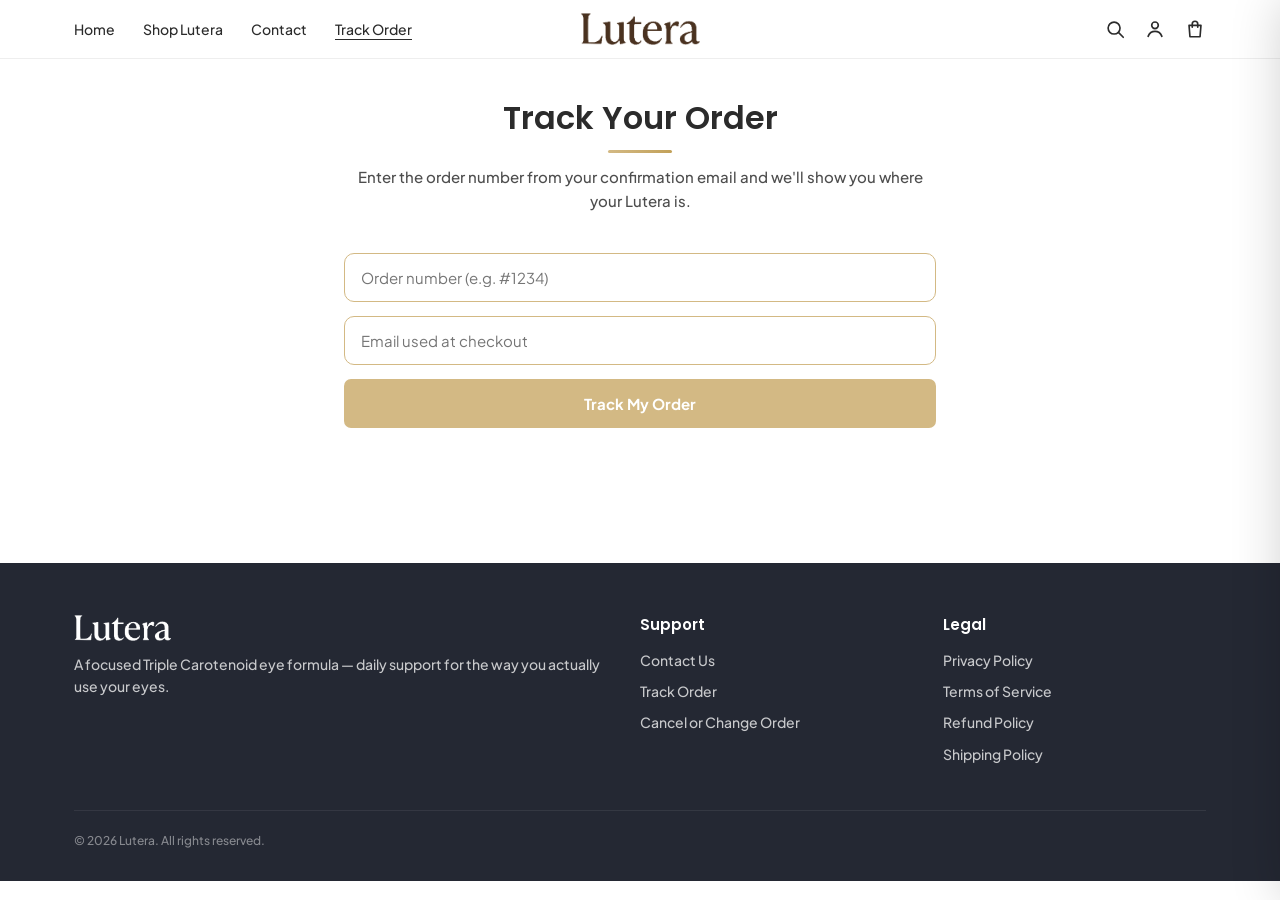
<file: track.html>
<!DOCTYPE html>
<html lang="en">
<head>
<meta charset="UTF-8"><meta name="viewport" content="width=device-width,initial-scale=1">
<title>Track Order — Lutera</title>
<link href="https://fonts.googleapis.com/css2?family=Poppins:wght@500;600;700;800&family=Plus+Jakarta+Sans:wght@400;500;600;700;800&family=Playfair+Display:wght@700;800;900&display=swap" rel="stylesheet">
<link rel="icon" type="image/png" href="favicon.png?v=1"><link rel="apple-touch-icon" href="apple-touch-icon.png?v=1">
<link rel="stylesheet" href="styles.css?v=live34">
<!-- Meta Pixel -->
<script>
!function(f,b,e,v,n,t,s){if(f.fbq)return;n=f.fbq=function(){n.callMethod?
n.callMethod.apply(n,arguments):n.queue.push(arguments)};if(!f._fbq)f._fbq=n;
n.push=n;n.loaded=!0;n.version='2.0';n.queue=[];t=b.createElement(e);t.async=!0;
t.src=v;s=b.getElementsByTagName(e)[0];s.parentNode.insertBefore(t,s)}(window,
document,'script','https://connect.facebook.net/en_US/fbevents.js');
fbq('init','1012731594828143');fbq('track','PageView');
</script>
<noscript><img height="1" width="1" style="display:none" src="https://www.facebook.com/tr?id=1012731594828143&ev=PageView&noscript=1"/></noscript>
<!-- End Meta Pixel -->
</head>
<body>
<header class="site">
  <div class="wrap">
    <nav class="main">
      <a href="index.html">Home</a>
      <a href="product.html">Shop Lutera</a>
      <a href="contact.html">Contact</a>
      <a href="track.html" style="text-decoration:underline;text-underline-offset:4px">Track Order</a>
    </nav>
    <span class="burger" id="burger"><span></span><span></span><span></span></span>
    <a class="logo logo-img" href="index.html"><img src="images/logo-brown.png" alt="Lutera"></a>
    <div class="header-icons">
      <span class="hicon" data-i="search"></span>
      <span class="hicon" data-i="user"></span>
      <span class="hicon" data-i="bag"><span class="cartcount" style="display:none">0</span></span>
    </div>
  </div>
</header>
<div class="mobile-menu" id="mobileMenu">
  <span class="mm-close" id="mmClose">&times;</span>
  <a href="index.html">Home</a>
  <a href="product.html">Shop Lutera</a>
  <a href="contact.html">Contact</a>
  <a href="track.html">Track Order</a>
  <a class="btn" href="product.html">Claim 250th Anniversary Sale &rarr;</a>
</div>
<section style="min-height:56vh">
  <div class="wrap" style="max-width:640px">
    <h2 class="center">Track Your Order</h2>
    <p class="section-sub center">Enter the order number from your confirmation email and we'll show you where your Lutera is.</p>
    <form id="tform" style="display:flex;flex-direction:column;gap:14px">
      <input required placeholder="Order number (e.g. #1234)" style="padding:14px 16px;border:1.5px solid var(--accent-btn);border-radius:10px;font-family:inherit;font-size:15px">
      <input required type="email" placeholder="Email used at checkout" style="padding:14px 16px;border:1.5px solid var(--accent-btn);border-radius:10px;font-family:inherit;font-size:15px">
      <button class="btn big" type="submit">Track My Order</button>
    </form>
    <div id="tres" style="display:none;padding:30px 0 0">
      <div style="background:var(--peach-soft);border:1.5px solid var(--accent-btn);border-radius:14px;padding:24px">
        <h3 style="margin-bottom:14px">&#128230; Your order is on the way!</h3>
        <div style="display:flex;flex-direction:column;gap:10px;font-size:14px">
          <div>&#9989; <b>Order confirmed</b></div>
          <div>&#9989; <b>Packed at our facility</b></div>
          <div>&#128666; <b>In transit</b> &mdash; arriving within 3&ndash;5 business days</div>
          <div style="opacity:.5">&#127968; Delivered</div>
        </div>
        <p style="font-size:12.5px;margin-top:14px;color:#8a8a8a">Full tracking details are in your shipping confirmation email.</p>
      </div>
    </div>
  </div>
</section>
<script>document.getElementById('tform').addEventListener('submit',function(e){e.preventDefault();this.style.display='none';document.getElementById('tres').style.display='block'});</script>
<footer>
  <div class="wrap">
    <div class="cols">
      <div><div class="logo logo-img"><img src="images/logo-white.png" alt="Lutera" style="height:26px;width:auto"></div><p>A focused Triple Carotenoid eye formula &mdash; daily support for the way you actually use your eyes.</p></div>
      <div><h4>Support</h4><a href="contact.html">Contact Us</a><a href="track.html">Track Order</a><a href="contact.html">Cancel or Change Order</a></div>
      <div><h4>Legal</h4><a href="privacy.html">Privacy Policy</a><a href="terms.html">Terms of Service</a><a href="refund-policy.html">Refund Policy</a><a href="shipping-policy.html">Shipping Policy</a></div>
    </div>
    <div class="fine">&copy; 2026 Lutera. All rights reserved.</div>
  </div>
</footer>
<script src="script.js?v=live34"></script>
</body>
</html>
</file>
<file: styles.css>
/* LUTERA — 1:1 Metabolae clone (all values measured from live site 2026-07-13) */
:root{
  --accent:#C2A159;            /* banner / prices rgb(196,114,69) */
  --accent-btn:#D3B984;        /* ATC rgb(196,122,69) */
  --title:#2B2B2B;             /* headings */
  --ink:#2E2A39;               /* tier titles rgb(46,42,57) */
  --text:rgba(43,43,43,.75);   /* body rgba(43,43,43,.75) */
  --body:rgba(18,18,18,.75);
  --peach:#FBF3DC;             /* selected tier rgb(255,244,238) */
  --peach-soft:#FAF4E2;        /* section bg */
  --gray:#F3F3F3;
  --dark:#242833;              /* footer */
  --white:#fff; --line:rgba(43,43,43,.08);
  --red:#CC2E2E; --star:#FFB800;
}
*{margin:0;padding:0;box-sizing:border-box}
body{font-family:'Plus Jakarta Sans',sans-serif;color:var(--body);background:var(--white);font-size:15px;line-height:1.6;font-weight:500}
h1,h2,h3,h4{font-family:'Poppins',sans-serif;color:var(--title);line-height:1.3;font-weight:600}
h2{font-size:32px}h3{font-size:19px}
img{max-width:100%;display:block}
a{color:inherit;text-decoration:none}
.wrap{max-width:1180px;margin:0 auto;padding:0 24px}
.center{text-align:center}
.stars{color:var(--star);letter-spacing:1px;font-size:16px}
.muted{font-size:13px;opacity:.7}

/* ── countdown banner (exact: solid #C47245, white text) ── */
.countdown{background:linear-gradient(90deg,#D3B984,#D3B984);color:#fff;padding:8px 0}
.count-wrapper{max-width:1500px;margin:auto;display:flex;justify-content:center;gap:30px;align-items:center;padding:0 15px}
.left-text{text-align:center}
.left-text h2{margin:0;font-size:24px;text-transform:capitalize;color:#fff;line-height:1;font-weight:600;letter-spacing:1.2px;font-family:'Poppins',sans-serif}
.left-text p{font-size:14px;font-weight:300;line-height:1;margin:5px 0 0;opacity:.9;color:#fff}
.right-timer{display:flex;align-items:center;font-size:20px;font-weight:bold;gap:15px}
.right-timer .unit{display:flex;flex-direction:column;align-items:center}
.right-timer .num{font-size:24px;line-height:1;font-weight:800;opacity:.9;letter-spacing:2px;color:#fff}
.right-timer .lbl{font-size:12px;line-height:1;font-weight:300;color:#fff}

/* ── header ── */
header.site{background:var(--white);border-bottom:1px solid var(--line);position:sticky;top:0;z-index:50}
header.site .wrap{display:flex;align-items:center;justify-content:space-between;height:64px}
.logo{font-family:'Playfair Display',serif;font-size:36px;color:#1E1E1E;font-weight:700;letter-spacing:-.5px}
nav.main{display:flex;gap:28px;font-size:14px;font-weight:500;color:var(--title)}
nav.main a:hover{color:var(--accent)}
.header-icons{display:flex;gap:16px;font-size:14px;font-weight:500;color:var(--title)}

/* ── marquee ticker ── */
.ticker{background:var(--peach-soft);border-top:1px solid var(--line);border-bottom:1px solid var(--line);overflow:hidden;white-space:nowrap;padding:9px 0}
.ticker-track{display:inline-block;animation:tick 28s linear infinite}
.ticker span{font-size:13px;font-weight:600;color:var(--title);margin:0 28px}
.ticker .dot{color:var(--accent)}
@keyframes tick{from{transform:translateX(0)}to{transform:translateX(-50%)}}

/* ── PDP ── */
.pdp{display:grid;grid-template-columns:1.55fr 1fr;gap:44px;padding:32px 0 64px;align-items:start}
.gallery .main-img{border-radius:12px;overflow:hidden;background:var(--gray);position:relative}
.gallery .main-img img{width:100%;height:auto}
.thumbs{display:grid;grid-template-columns:repeat(5,1fr);gap:10px;margin-top:12px}
.thumbs .t{aspect-ratio:1/1;border-radius:8px;border:2px solid transparent;overflow:hidden;cursor:pointer;background:var(--gray)}
.thumbs .t.active{border-color:var(--accent)}
.thumbs .t img{width:100%;height:100%;object-fit:cover}

/* buy box — measured spec */
.buybox{max-width:560px}
.rating-bar{display:flex;gap:8px;align-items:center;font-size:15px;font-weight:500;color:var(--text);margin-bottom:10px}
.rating-bar .stars{font-size:15px}
.buybox h1{font-family:'Poppins',sans-serif;font-size:33px;font-weight:700;line-height:1.25;padding-bottom:10px;background:linear-gradient(120deg,#46301F 25%,#C2A159 85%);-webkit-background-clip:text;background-clip:text;color:transparent}
.sales-points{margin-bottom:12px}
.sales-points li{list-style:none;font-size:15.5px;line-height:2.1;padding-left:30px;position:relative;color:#2B2B2B;font-weight:500}
.sales-points li:before{content:"✓";position:absolute;left:0;top:7px;width:19px;height:19px;border-radius:50%;background:var(--accent-btn);color:#fff;font-weight:800;font-size:11px;display:flex;align-items:center;justify-content:center}
.bsw{display:flex;align-items:baseline;gap:10px;margin-bottom:6px;flex-wrap:wrap}
.bsw .now{font-family:'Poppins',sans-serif;font-size:26px;font-weight:700;color:var(--accent)}
.bsw .was{font-size:16px;text-decoration:line-through;opacity:.45}
.bsw .sale-badge{background:var(--accent-btn);color:#fff;font-size:12.5px;font-weight:600;padding:4px 12px;border-radius:99px}
.lowstock{color:var(--accent);font-weight:600;font-size:15px;margin:14px 0 16px;display:flex;align-items:center;gap:14px;justify-content:center}
.lowstock:before,.lowstock:after{content:"";flex:1;height:1px;background:rgba(194,161,89,.5)}
.lowstock .pulse{width:9px;height:9px;border-radius:50%;background:var(--red);animation:pulse 1.2s infinite}
@keyframes pulse{0%,100%{opacity:1}50%{opacity:.3}}

/* kaching-style tiers — exact measured values */
.tiers .tier{border-radius:10px;box-shadow:inset 0 0 0 1px rgba(43,43,43,.16);padding:14px 18px;margin-bottom:15px;cursor:pointer;position:relative;display:flex;align-items:center;gap:15px;background:var(--white);min-height:88px}
.tiers .tier.selected{background:var(--peach);box-shadow:inset 0 0 0 2px var(--accent)}
.tier .radio{display:none}
.tier.selected .radio{border-color:var(--accent)}
.tier.selected .radio:after{content:"";position:absolute;inset:2.5px;border-radius:50%;background:var(--accent)}
.tier .thumb{width:64px;height:64px;flex:0 0 64px;border-radius:6px;overflow:hidden;background:transparent}
.tier .thumb img{width:100%;height:100%;object-fit:cover}
.tier .mid{flex:1}
.tier .t-title{font-size:17.5px;font-weight:500;color:#2E2A39;font-family:'Plus Jakarta Sans',sans-serif}
.tier .t-sub{font-size:14px;font-weight:500;color:var(--accent)}
.tier .t-perk{font-size:12.5px;font-weight:500;color:var(--text)}
.tier .pricing{text-align:right}
.tier .pricing .p{font-size:18px;font-weight:600;color:var(--accent);font-family:'Plus Jakarta Sans',sans-serif}
.tier .pricing .w{font-size:13px;font-weight:400;color:#9a9a9a;text-decoration:line-through}
.tier .flag{position:absolute;top:-10px;right:12px;left:auto;background:var(--accent-btn);color:#fff;font-size:11px;font-weight:600;letter-spacing:.02em;padding:3px 13px;border-radius:99px}
.tier .flag.alt{background:var(--accent-btn)}
.subrow{border:1.5px dashed var(--accent-btn);border-radius:10px;padding:14px 16px;margin:4px 0 16px;display:flex;gap:12px;align-items:center;text-align:left;font-size:12.5px}
.subrow input{width:19px;height:19px;accent-color:var(--accent-btn);flex:0 0 19px}
.subrow b{color:var(--accent);display:block;font-size:15px;font-weight:600}

/* ATC — exact: 47px, #C47A45, 7px radius, 15/700 */
.btn-atc{width:100%;min-height:58px;background:var(--accent-btn);border:2px solid var(--accent-btn);color:#fff;font-family:'Plus Jakarta Sans',sans-serif;border-radius:8px;cursor:pointer;display:flex;flex-direction:column;align-items:center;justify-content:center;gap:2px;transition:.15s;padding:9px 16px}
.btn-atc .l1{font-size:16px;font-weight:700;display:flex;gap:9px;align-items:baseline}
.btn-atc .l2{font-size:11.5px;font-weight:400;opacity:.9}
.btn-atc:hover{filter:brightness(.95)}
.btn-atc .was{font-weight:400;text-decoration:line-through;opacity:.7;font-size:13px}
.guarantee-inline{display:flex;align-items:center;justify-content:center;gap:8px;font-size:15px;font-weight:500;color:var(--text);margin-top:12px}
.guarantee-inline .shield{color:var(--accent)}
.chosen{font-size:14px;text-align:center;margin-top:14px}
.chosen b{color:var(--title)}
.stock-story{font-size:15px;margin-top:18px;line-height:1.65}
.stock-story b{color:var(--title)}
.bonusrow{background:var(--peach-soft);border:1.5px dashed var(--accent);border-radius:8px;padding:11px 14px;font-size:13.5px;font-weight:600;color:var(--title);margin:14px 0 0}

/* accordions — hairline top borders */
.accs{margin-top:22px}
.accs details{border-top:1px solid var(--line);padding:15px 2px}
.accs details:last-child{border-bottom:1px solid var(--line)}
.accs summary{font-weight:600;color:var(--title);cursor:pointer;list-style:none;display:flex;justify-content:space-between;font-size:15px}
.accs summary:after{content:"+";color:var(--accent);font-size:20px}
.accs details[open] summary:after{content:"–"}
.accs p{margin-top:10px;font-size:14.5px}

/* trust grid */
.trustgrid{display:grid;grid-template-columns:1fr 1fr;gap:10px;margin-top:20px}
.trustgrid div{background:var(--peach-soft);border-radius:8px;padding:10px 14px;font-size:13.5px;font-weight:600;color:var(--title);display:flex;gap:8px;align-items:center}
.trustgrid div:before{content:"✔";color:var(--accent);font-weight:800}
.nofillers{text-align:center;margin-top:10px;font-weight:700;color:var(--title);font-size:14px}

/* sticky ATC (kaching style: white bar) */
.sticky-atc{position:fixed;bottom:0;left:0;right:0;background:var(--white);border-top:1px solid var(--line);box-shadow:0 -6px 24px rgba(18,18,18,.1);padding:10px 0;z-index:70;transform:translateY(110%);transition:.25s}
.sticky-atc.show{transform:none}
.sticky-atc .wrap{display:flex;align-items:center;justify-content:space-between;gap:16px}
.sticky-atc .info{display:flex;align-items:center;gap:12px;font-weight:600;color:var(--title);font-size:14px}
.sticky-atc .info img{width:44px;height:44px;border-radius:6px;object-fit:cover}
.sticky-atc .btn-atc{width:auto;padding:0 28px}

/* ── sections ── */
section{padding:52px 0}
section.tint{background:var(--peach-soft)}
.section-kicker{letter-spacing:.14em;font-weight:700;font-size:13px;color:var(--accent);text-transform:uppercase;margin-bottom:10px}
.section-sub{max-width:640px;margin:12px auto 40px}

/* hero */
.hero{background:var(--white);padding:64px 0}
.hero .wrap{display:grid;grid-template-columns:1fr 1fr;gap:52px;align-items:center}
.hero .kicker{font-weight:600;color:var(--title);margin:10px 0 6px;font-size:14px}
.hero h1{font-size:44px;font-weight:600;margin:8px 0 16px}
.hero p.sub{font-size:16px;max-width:520px;margin-bottom:26px}
.btn{display:inline-block;background:var(--accent-btn);color:#fff;font-weight:700;font-size:15px;padding:15px 34px;border-radius:7px;border:none;cursor:pointer;font-family:'Plus Jakarta Sans',sans-serif}
.btn:hover{filter:brightness(.95)}
.guarantee-line{display:flex;align-items:center;gap:8px;margin-top:14px;font-size:14px;font-weight:600;color:var(--title)}
.guarantee-line .shield{color:var(--accent)}
.img-slot{border-radius:12px;overflow:hidden}
.img-slot img{width:100%;height:auto}

/* cards */
.cards{display:grid;grid-template-columns:repeat(3,1fr);gap:22px}
.tcard{background:var(--white);border:1px solid var(--line);border-radius:12px;padding:24px;box-shadow:0 4px 18px rgba(18,18,18,.05)}
.tcard h3{font-size:16.5px;margin:10px 0 8px}
.tcard p{font-size:14.5px}
.tcard .who{margin-top:14px;font-weight:700;color:var(--title);font-size:14px}
.tcard .verified{font-size:11px;letter-spacing:.1em;color:var(--accent);font-weight:700}
.tcard img.rphoto{border-radius:8px;margin-bottom:14px}

/* 3 reasons */
.reasons{display:grid;grid-template-columns:repeat(3,1fr);gap:26px;margin-top:40px}
.reason{background:var(--peach-soft);border-radius:12px;padding:28px}
.reason .num{font-family:'Poppins',sans-serif;font-size:42px;font-weight:700;color:var(--accent);opacity:.9}
.reason h3{margin:10px 0}
.reason p{font-size:15px}

/* timeline */
.timeline{display:grid;grid-template-columns:repeat(4,1fr);gap:20px;margin-top:44px}
.tl-phase{background:var(--white);border:1px solid var(--line);border-radius:12px;padding:22px;box-shadow:0 4px 18px rgba(18,18,18,.05)}
.tl-phase .wk{font-size:12px;font-weight:700;letter-spacing:.12em;color:var(--accent);text-transform:uppercase}
.tl-phase h3{margin:8px 0 14px;font-size:17px}
.tl-phase li{list-style:none;font-size:14px;margin-bottom:10px;padding-left:24px;position:relative}
.tl-phase li:before{content:"✔";color:var(--accent);position:absolute;left:0;font-weight:800}

/* guarantee banner */
.gbanner{background:var(--peach-soft);border-radius:20px;padding:48px;display:grid;grid-template-columns:1.2fr .8fr;gap:40px;align-items:center;border:1px solid var(--line)}
.gbanner p{margin:14px 0 24px}
.gbanner .g-img img{border-radius:12px}

/* comparison */
.compare{max-width:820px;margin:40px auto 0;border:1px solid var(--line);border-radius:12px;overflow:hidden;background:var(--white);box-shadow:0 4px 18px rgba(18,18,18,.05)}
.compare table{width:100%;border-collapse:collapse}
.compare th,.compare td{padding:14px 20px;text-align:center;font-size:15px;border-bottom:1px solid var(--line)}
.compare td:first-child{text-align:left;font-weight:600;color:var(--title)}
.compare th{background:var(--gray);font-family:'Poppins',sans-serif;color:var(--title);font-size:15px}
.compare th.lut{background:var(--accent);color:#fff}
.compare .yes{color:#2E9E5B;font-weight:800;font-size:18px}
.compare .no{color:var(--red);font-weight:800;font-size:18px}

/* FAQ */
.faq{max-width:760px;margin:0 auto}
.faq details{border-bottom:1px solid var(--line);padding:18px 4px}
.faq summary{font-family:'Poppins',sans-serif;font-weight:600;color:var(--title);font-size:17px;cursor:pointer;list-style:none;display:flex;justify-content:space-between;align-items:center}
.faq summary:after{content:"+";font-size:24px;color:var(--accent)}
.faq details[open] summary:after{content:"–"}
.faq details p{margin-top:12px;font-size:15px}

/* footer */
footer{background:var(--dark);color:rgba(255,255,255,.75);padding:52px 0 30px;font-size:14px}
footer .cols{display:grid;grid-template-columns:2fr 1fr 1fr;gap:40px;margin-bottom:36px}
footer h4{color:#fff;margin-bottom:14px;font-size:15px}
footer a{display:block;margin-bottom:9px}
footer a:hover{color:#fff}
footer .logo{color:#fff;margin-bottom:12px}
footer .fine{border-top:1px solid rgba(255,255,255,.12);padding-top:20px;font-size:12px;opacity:.6;line-height:1.7}

/* ingredient cards / stats / reviews / tabs / vids */
.ing-cards{display:grid;grid-template-columns:repeat(4,1fr);gap:20px;margin-top:40px}
.ing{background:var(--white);border:1px solid var(--line);border-radius:12px;padding:20px;box-shadow:0 4px 18px rgba(18,18,18,.05)}
.ing h3{font-size:16px;margin-bottom:8px}
.ing p{font-size:13.5px}
.statgrid{display:grid;grid-template-columns:repeat(4,1fr);gap:22px;margin-top:40px}
.stat{background:var(--white);border:1px solid var(--line);border-radius:12px;padding:28px 20px;text-align:center;box-shadow:0 4px 18px rgba(18,18,18,.05)}
.stat .pct{font-family:'Poppins',sans-serif;font-size:44px;font-weight:800;color:var(--accent)}
.stat p{font-size:14px;margin-top:8px}
.reviews-long{display:grid;grid-template-columns:repeat(3,1fr);gap:22px;margin-top:40px}
.tabs{max-width:860px;margin:36px auto 0}
.tab-btns{display:flex;gap:10px;justify-content:center;flex-wrap:wrap}
.tab-btns button{background:var(--gray);border:1px solid var(--line);border-radius:99px;padding:10px 22px;font-weight:700;color:var(--title);cursor:pointer;font-size:14px;font-family:'Plus Jakarta Sans',sans-serif}
.tab-btns button.active{background:var(--accent);color:#fff;border-color:var(--accent)}
.tab-panel{display:none;background:var(--white);border:1px solid var(--line);border-radius:12px;padding:32px;margin-top:22px;box-shadow:0 4px 18px rgba(18,18,18,.05)}
.tab-panel.active{display:block}
.pullquote{border-left:4px solid var(--accent);padding-left:18px;margin-top:18px;font-style:italic;color:var(--title)}
.vids{display:grid;grid-template-columns:repeat(3,1fr);gap:20px;margin-top:40px}
.vids .ph{aspect-ratio:9/16;max-height:420px}
.ph{background:repeating-linear-gradient(45deg,#faf1ea,#faf1ea 12px,#f4e4d8 12px,#f4e4d8 24px);border:2px dashed var(--accent);border-radius:12px;display:flex;align-items:center;justify-content:center;text-align:center;color:var(--title);font-weight:600;font-size:14px;padding:20px;flex-direction:column}
.ph small{display:block;font-weight:400;opacity:.7;margin-top:6px}

@media(max-width:919px){
  .hero .wrap,.pdp,.gbanner{grid-template-columns:1fr}
  .cards,.reasons,.timeline,.ing-cards,.statgrid,.reviews-long,.vids{grid-template-columns:1fr}
  .hero h1{font-size:30px}h2{font-size:24px}
  nav.main{display:none}
  .left-text h2{font-size:15px}
  .left-text p{font-size:10px;margin-top:2px}
  .right-timer .num{font-size:15px}
  .right-timer .lbl{font-size:8px}
}

/* ===== FULL-FIDELITY SECTIONS (measured desktop 1440px, 2026-07-13) ===== */
/* icon marquee — 48px icons on white */
.ticker2{background:var(--white);border-top:1px solid var(--line);border-bottom:1px solid var(--line);overflow:hidden;white-space:nowrap;padding:8px 0}
.ticker2-track{display:inline-flex;align-items:center;animation:tick 72s linear infinite}
.ticker2 .item{display:inline-flex;align-items:center;gap:12px;margin:0 34px;font-size:15px;font-weight:600;color:var(--title)}
.ticker2 .ico{width:48px;height:48px;border-radius:50%;background:var(--peach-soft);display:inline-flex;align-items:center;justify-content:center;font-size:22px}

/* 4 clinically studied benefits — light gray bg, 246px image cards */
.benefit4{background:#F9FAFB}
.benefit4 .grid{display:grid;grid-template-columns:repeat(4,1fr);gap:22px;margin-top:40px}
.benefit4 .card{background:var(--white);border:1px solid var(--line);border-radius:12px;padding:18px;box-shadow:0 4px 18px rgba(18,18,18,.05)}
.benefit4 .card .cimg{width:100%;aspect-ratio:1/1;border-radius:10px;overflow:hidden;margin-bottom:14px;background:var(--peach-soft)}
.benefit4 .card .cimg img{width:100%;height:100%;object-fit:cover}
.benefit4 .card h3{font-size:16.5px;margin-bottom:8px}
.benefit4 .card p{font-size:13.5px}

/* feel better — icon tiles + big image */
.feel .cols{display:grid;grid-template-columns:1.1fr .9fr;gap:44px;align-items:center;margin-top:36px}
.feel .tiles{display:grid;grid-template-columns:1fr 1fr;gap:18px}
.feel .tile{background:var(--white);border:1px solid var(--line);border-radius:12px;padding:20px;text-align:center;box-shadow:0 4px 18px rgba(18,18,18,.05)}
.feel .tile .ico{width:80px;height:80px;margin:0 auto 12px;border-radius:50%;background:var(--peach-soft);display:flex;align-items:center;justify-content:center;font-size:36px}
.feel .tile b{color:var(--title);font-size:15px}
.feel .fimg{border-radius:14px;overflow:hidden}
.feel .fimg img{width:100%;height:auto}

/* science accordions — peach bg, 120px images */
.science{background:var(--peach-soft);border-radius:20px;padding:40px}
.science .rows{display:grid;grid-template-columns:1fr 1fr;gap:26px;margin-top:10px}
.science .row{display:flex;gap:18px;align-items:flex-start}
.science .simg{width:120px;height:120px;flex:0 0 120px;border-radius:12px;overflow:hidden;background:var(--white)}
.science .simg img{width:100%;height:100%;object-fit:cover}
.science h3{font-size:24px;font-weight:400;font-family:'Poppins',sans-serif}
.science .sub{font-size:14px;margin:2px 0 8px}
.science details{border-top:1px solid rgba(43,43,43,.12);padding:8px 0 0;margin-top:8px}
.science summary{cursor:pointer;list-style:none;font-weight:600;color:var(--accent);font-size:13px}
.science summary:after{content:" +"}
.science details[open] summary:after{content:" –"}
.science details p{font-size:13.5px;margin-top:8px}

/* badge strip — cinnamon bg 44px, 28px icons */
.badge-strip{background:#D3B984;color:#fff;overflow:hidden;white-space:nowrap;padding:8px 0}
.badge-strip .track{display:inline-flex;align-items:center;animation:tick 22s linear infinite}
.badge-strip .item{display:inline-flex;align-items:center;gap:10px;margin:0 26px;font-size:14px;font-weight:600;color:#fff}
.badge-strip .ico{width:28px;height:28px;border-radius:50%;border:1.5px solid rgba(255,255,255,.7);display:inline-flex;align-items:center;justify-content:center;font-size:14px}

/* stat banner — cinnamon bg with image */
.stat-banner{background:#BFA268;border-radius:20px;padding:40px 48px;color:#fff;display:grid;grid-template-columns:1.1fr .9fr;gap:44px;align-items:center}
.stat-banner h2{color:#fff;font-size:30px;margin-bottom:8px}
.stat-banner .kicker{color:rgba(255,255,255,.85);font-size:19px;font-weight:600;margin-bottom:18px}
.stat-banner .srow{display:grid;grid-template-columns:1fr 1fr;gap:18px}
.stat-banner .s .pct{font-family:'Poppins',sans-serif;font-size:40px;font-weight:800;color:#fff}
.stat-banner .s p{font-size:13.5px;color:rgba(255,255,255,.88);margin-top:4px}
.stat-banner .simg{border-radius:14px;overflow:hidden}
.stat-banner .simg img{width:100%;height:auto}
.stat-banner .fine{grid-column:1/-1;font-size:11.5px;color:rgba(255,255,255,.6);margin-top:6px}

/* ugc photo strip above reviews */
.ugc-strip{display:flex;gap:16px;justify-content:center;flex-wrap:nowrap;overflow:hidden;margin-top:32px}
.ugc-strip .u{width:150px;height:159px;flex:0 0 150px;border-radius:12px;overflow:hidden;border:1px solid var(--line)}
.ugc-strip .u img{width:100%;height:100%;object-fit:cover}

/* reviews carousel w/ avatars + arrows */
.rev-carousel{position:relative;margin-top:36px}
.rev-track{display:grid;grid-template-columns:repeat(3,1fr);gap:22px}
.rev-card{background:var(--white);border:1px solid var(--line);border-radius:12px;padding:24px;box-shadow:0 4px 18px rgba(18,18,18,.05)}
.rev-card .rhead{display:flex;align-items:center;gap:10px;margin-bottom:10px}
.rev-card .avatar{width:38px;height:38px;border-radius:50%;background:var(--peach-soft);color:var(--accent);font-weight:800;display:flex;align-items:center;justify-content:center;font-size:14px}
.rev-card .vbadge{width:16px;height:16px;border-radius:50%;background:#2E9E5B;color:#fff;font-size:10px;display:inline-flex;align-items:center;justify-content:center}
.rev-card h3{font-size:15px}
.rev-card p{font-size:13.8px}
.rev-nav{display:flex;gap:12px;justify-content:center;margin-top:24px}
.rev-nav button{width:44px;height:44px;border-radius:50%;border:1px solid var(--line);background:var(--white);font-size:20px;color:var(--title);cursor:pointer}
.rev-nav button:hover{background:var(--peach-soft)}

/* tabs with big image */
.tab-panel.with-img{display:none;grid-template-columns:1fr 1fr;gap:36px;align-items:center}
.tab-panel.with-img.active{display:grid}
.tab-panel .timg{border-radius:14px;overflow:hidden;max-width:480px}
.tab-panel .timg img{width:100%;height:auto}

/* heading + padding fixes to measured values */
.compare-section h2{font-size:42px}
.compare-section{padding:80px 0}
.faq-section h2{font-size:39px;text-align:left}
.faq-section .faq{margin:24px 0 0}

/* footer extras: newsletter + payments */
.newsletter{display:flex;gap:10px;margin-top:14px;max-width:340px}
.newsletter input{flex:1;padding:12px 14px;border-radius:7px;border:1px solid rgba(255,255,255,.25);background:rgba(255,255,255,.08);color:#fff;font-family:inherit;font-size:14px}
.newsletter button{padding:12px 18px;border-radius:7px;border:none;background:var(--accent-btn);color:#fff;font-weight:700;cursor:pointer}
.payments{display:flex;gap:8px;margin-top:18px;flex-wrap:wrap}
.payments span{background:#fff;color:#242833;font-size:11px;font-weight:800;border-radius:4px;padding:4px 9px;letter-spacing:.03em}

@media(max-width:919px){
  .benefit4 .grid,.feel .cols,.science .rows,.stat-banner,.rev-track,.tab-panel.with-img{grid-template-columns:1fr}
  .compare-section h2{font-size:30px}
  .faq-section h2{font-size:28px}
  .ugc-strip .u:nth-child(n+4){display:none}
}

/* video poster cards */
.vcard{position:relative;aspect-ratio:9/16;max-height:420px;border-radius:12px;overflow:hidden;cursor:pointer;background:var(--gray)}
.vcard img{width:100%;height:100%;object-fit:cover}
.vcard .play{position:absolute;inset:0;margin:auto;width:64px;height:64px;border-radius:50%;background:rgba(255,255,255,.92);color:#C9962B;display:flex;align-items:center;justify-content:center;font-size:22px;padding-left:4px;box-shadow:0 4px 18px rgba(0,0,0,.25)}
.vcard:hover .play{transform:scale(1.07)}

/* ===== header layout: nav left / logo center / icons right (per reference snip) ===== */
header.site .wrap{display:grid;grid-template-columns:1fr auto 1fr;align-items:center;height:58px;gap:20px}
header.site nav.main{justify-self:start}
header.site .logo{justify-self:center}
header.site .header-icons{justify-self:end;display:flex;gap:18px;align-items:center}
.hicon{width:22px;height:22px;position:relative;color:var(--title);cursor:pointer;display:inline-flex}
.hicon .cartcount{position:absolute;top:-7px;right:-9px;background:var(--accent-btn);color:#fff;font-size:10px;font-weight:700;width:16px;height:16px;border-radius:50%;display:flex;align-items:center;justify-content:center}

/* ===== gold marquee bar under header (white text + small white icons) ===== */
.ticker-gold{background:var(--accent-btn);overflow:hidden;white-space:nowrap;padding:3px 0}
.ticker-gold .track{display:inline-flex;align-items:center;animation:tick 72s linear infinite}
.ticker-gold .item{display:inline-flex;align-items:center;gap:7px;margin:0 48px;font-size:12.5px;font-weight:500;color:#fff;letter-spacing:.01em}
.ticker-gold .wico{width:14px;height:14px;display:inline-flex;color:#fff}

/* ===== chosen-by-thousands with avatar stack ===== */
.chosen2{display:flex;align-items:center;gap:12px;margin-top:16px;background:#F6F6F6;border-radius:10px;padding:9px 13px}
.chosen2 .avs{display:flex;align-items:center;position:relative}
.chosen2 .avs img{width:33px;height:33px;border-radius:50%;object-fit:cover;border:2px solid #fff;margin-left:-10px;box-shadow:0 1px 4px rgba(0,0,0,.15)}
.chosen2 .avs img:first-child{margin-left:0}
.chosen2 .avs .gcheck{width:16px;height:16px;border-radius:50%;background:#2E9E5B;color:#fff;font-size:10px;display:flex;align-items:center;justify-content:center;position:absolute;top:-4px;right:-6px;border:2px solid #fff}
.chosen2 .ct b{display:block;color:#1E1E1E;font-size:14.5px;font-weight:700}
.chosen2 .ct span{font-size:13px;color:#555}

/* ===== stock warning: dashed red box (per reference snip) ===== */
.stock-story{background:#FBF1F0;border:1.5px dashed #DFA49B;border-radius:10px;padding:15px 18px;font-size:14px;margin-top:16px;line-height:1.62;color:#9C5A50}
.stock-story .sw-title{color:#C0392B;font-weight:700;display:flex;align-items:center;gap:8px;margin-bottom:7px;font-size:14px}
.stock-story .sw-title .wico{width:17px;height:17px;color:#C0392B;display:inline-flex}
.stock-story b{color:#7A3A30;font-weight:700}

/* payment icons under ATC (per full-page reference) */
.payrow{display:flex;gap:6px;justify-content:center;margin-top:12px;flex-wrap:wrap}
.payrow span{border:1px solid rgba(43,43,43,.12);background:#fff;border-radius:5px;font-size:10px;font-weight:800;padding:5px 10px;color:#24303F;letter-spacing:.02em}
.payrow .amexb{background:#1F72CD;color:#fff;border-color:#1F72CD}
.payrow .pp{color:#00457C;font-style:italic}
.payrow .shopb{background:#5A31F4;color:#fff;border-color:#5A31F4}
.payrow .visab{background:#1434CB;color:#fff;border-color:#1434CB;font-style:italic}
.payrow .mcb .c1{color:#EB001B}.payrow .mcb .c2{color:#F79E1B;margin-left:-4px}
.guarantee-inline{margin-top:12px;font-size:13.5px}

.sw-dot{width:17px;height:17px;border-radius:50%;background:#C0392B;color:#fff;font-weight:800;font-size:11px;display:inline-flex;align-items:center;justify-content:center;flex:0 0 17px}

/* continuously scrolling short-review strip */
.rev-marquee{background:var(--white);border-bottom:1px solid var(--line);overflow:hidden;white-space:nowrap;padding:26px 0}
.rev-marquee .track{display:inline-flex;align-items:flex-start;animation:tick 55s linear infinite}
.rev-marquee:hover .track{animation-play-state:paused}
.rq{display:inline-flex;gap:11px;margin:0 30px;width:330px;white-space:normal;align-items:flex-start;vertical-align:top}
.rq img,.rq .av{width:38px;height:38px;border-radius:50%;object-fit:cover;flex:0 0 38px}
.rq .av{background:var(--peach-soft);color:var(--accent);font-weight:800;font-size:13px;display:flex;align-items:center;justify-content:center}
.rq p{font-size:12.5px;line-height:1.55;color:var(--body);margin:0}
.rq .nm{font-size:11.5px;color:#7a7a7a;margin-top:4px;display:flex;gap:8px;align-items:center}
.rq .nm .st{color:var(--star);font-size:10.5px;letter-spacing:1px}

/* full-width gold band heading (like reference "Feel Better. Every Day.") */
.gold-band{background:var(--accent-btn);color:#fff;text-align:center;padding:30px 20px}
.gold-band h2{color:#fff;font-size:30px;margin-bottom:6px}
.gold-band p{color:rgba(255,255,255,.9);font-size:14px;max-width:640px;margin:0 auto}

/* trust panel — gold gradient card w/ white circle checks (per Brady's render) */
.trustpanel{background:linear-gradient(160deg,#B58A3A 0%,#D9BC7E 45%,#8A6425 100%);border-radius:16px;padding:34px 30px;color:#fff;margin-top:26px}
.trustpanel h3{color:#fff;text-align:center;font-size:22px;line-height:1.3;margin-bottom:22px;font-weight:700}
.trustpanel .tgrid{display:grid;grid-template-columns:1fr 1fr;gap:16px 20px}
.trustpanel .ti{display:flex;gap:12px;align-items:center;font-size:15.5px;font-weight:700;line-height:1.25}
.trustpanel .ck{width:34px;height:34px;flex:0 0 34px;border-radius:50%;background:#fff;color:#46301F;display:flex;align-items:center;justify-content:center;font-size:16px;font-weight:900}
.trustpanel .nf{text-align:center;margin-top:20px;font-size:15px;font-weight:600;color:rgba(255,255,255,.95)}

/* wider container for the PDP top so the gallery can breathe */
.wrap:has(.pdp){max-width:1320px}

section.benefit4 .wrap{max-width:1320px}
.benefit4 .card{padding:16px}
.benefit4 .card .cimg{margin-bottom:12px}
.benefit4 .card h3{font-size:18px;text-align:center}
.benefit4 .card p{text-align:center;font-size:14px}
.benefit4 h2 .hl{color:var(--accent)}

/* full-bleed gold benefits section (per reference) */
.feel-gold{background:var(--accent-btn);color:#fff;padding:34px 0 38px}
.feel-gold h2{color:#fff;text-align:center;font-size:30px;font-weight:700;letter-spacing:-.3px}
.feel-gold .fsub{color:#fff;text-align:center;font-size:14.5px;margin:8px auto 26px;max-width:620px;line-height:1.55}
.feel-gold .cols{display:grid;grid-template-columns:1fr .8fr;gap:36px;align-items:center;max-width:1100px;margin:0 auto;padding:0 24px}
.feel-gold .tiles{display:grid;grid-template-columns:1fr 1fr;gap:26px 28px}
.feel-gold .tile2{text-align:center}
.feel-gold .tile2 .wico{width:46px;height:46px;margin:0 auto 12px;color:#fff;display:flex}
.feel-gold .tile2 b{font-size:16px;font-weight:700;color:#fff;line-height:1.3;display:block;font-family:'Poppins',sans-serif}
.feel-gold .rings{position:relative;display:flex;justify-content:center;align-items:center;min-height:300px}
.feel-gold .rings:before,.feel-gold .rings:after{content:none}
.feel-gold .rings:before{width:480px;height:480px}
.feel-gold .rings:after{width:600px;height:600px}
.feel-gold .rings img{width:270px;position:relative;z-index:2;filter:drop-shadow(0 16px 26px rgba(0,0,0,.25))}
@media(max-width:919px){.feel-gold .cols{grid-template-columns:1fr}.feel-gold .rings{min-height:340px}.feel-gold .rings:after{display:none}}

/* Proven Benefits section — 2x2 flip cards (per reference) */
.proven{background:var(--peach-soft);padding:64px 0}
.proven h2 .hl2{color:var(--accent)}
.proven .psub{max-width:660px;margin:14px auto 40px;font-size:15px}
.proven .psub b{color:var(--title)}
.pgrid{display:grid;grid-template-columns:1fr 1fr;gap:26px;max-width:1320px;margin:0 auto;padding:0 24px}
.pcard{perspective:1200px;height:180px;cursor:pointer}
.pinner{position:relative;width:100%;height:100%;transition:transform .55s;transform-style:preserve-3d}
.pcard.flipped .pinner{transform:rotateY(180deg)}
.pface{position:absolute;inset:0;backface-visibility:hidden;background:var(--white);border:1px solid var(--line);border-radius:14px;box-shadow:0 4px 18px rgba(18,18,18,.05);display:flex;align-items:center;gap:22px;padding:24px 28px}
.pface.back{transform:rotateY(180deg);align-items:center}
.pface .pimg{width:122px;height:122px;flex:0 0 122px;border-radius:10px;overflow:hidden;background:var(--gray)}
.pface .pimg img{width:100%;height:100%;object-fit:cover}
.pface h3{font-size:23px;font-weight:600;margin-bottom:6px}
.pface .psub2{font-size:15px}
.pface .pplus{margin-left:auto;width:40px;height:40px;flex:0 0 40px;border-radius:50%;border:1px solid rgba(43,43,43,.2);background:var(--white);color:var(--title);font-size:20px;display:flex;align-items:center;justify-content:center;font-weight:400}
.pface.back p{font-size:14.5px;line-height:1.65}
@media(max-width:919px){.pgrid{grid-template-columns:1fr}.pcard{height:200px}.pface h3{font-size:19px}}

/* vertical alternating timeline (per reference) */
.tl-vert{position:relative;max-width:1080px;margin:44px auto 0}
.tl-vert:before{content:"";position:absolute;left:50%;top:20px;bottom:20px;width:2px;background:var(--accent-btn);transform:translateX(-1px)}
.tl-item{display:grid;grid-template-columns:1fr 96px 1fr;margin-bottom:64px;align-items:start}
.tl-item:last-child{margin-bottom:0}
.tl-node{grid-column:2;width:48px;height:48px;border-radius:50%;background:var(--accent-btn);color:#fff;display:flex;align-items:center;justify-content:center;justify-self:center;font-size:19px;font-weight:800;box-shadow:0 0 0 6px var(--white);position:relative;z-index:2}
.tl-side{padding-top:2px}
.tl-side .wk2{font-size:12.5px;letter-spacing:.14em;color:#9a9a9a;text-transform:uppercase;font-weight:600}
.tl-side h3{font-family:'Poppins',sans-serif;font-size:26px;font-weight:600;margin:4px 0 14px}
.tl-side li{list-style:none;position:relative;font-size:15px;margin-bottom:12px;line-height:1.55}
.tl-right2{grid-column:3;padding-left:6px}
.tl-right2 li{padding-left:26px}
.tl-right2 li:before{content:"✓";color:var(--accent);position:absolute;left:0;font-weight:700}
.tl-left2{grid-column:1;text-align:right;padding-right:6px}
.tl-left2 li{padding-right:26px}
.tl-left2 li:after{content:"✓";color:var(--accent);position:absolute;right:0;font-weight:700}
@media(max-width:919px){
  .tl-vert:before{left:24px}
  .tl-item{grid-template-columns:48px 1fr;margin-bottom:44px}
  .tl-node{grid-column:1;grid-row:1;justify-self:start}
  .tl-left2,.tl-right2{grid-column:2;text-align:left;padding:0 0 0 16px}
  .tl-left2 li{padding:0 0 0 26px}
  .tl-left2 li:after{content:none}
  .tl-left2 li:before{content:"✓";color:var(--accent);position:absolute;left:0;font-weight:700}
}

/* scroll-reveal animation */
.reveal{opacity:0;transform:translateY(30px) scale(.985);transition:opacity .7s cubic-bezier(.2,.65,.3,1),transform .7s cubic-bezier(.2,.65,.3,1)}
.reveal.in{opacity:1;transform:none}
@media (prefers-reduced-motion: reduce){.reveal{opacity:1;transform:none;transition:none}}

/* stat banner v2 — big pouch left, count-up rows right (per reference) */
.stat-banner2{background:var(--accent-btn);padding:34px 0}
.stat-banner2 .cols{display:grid;grid-template-columns:.65fr 1.35fr;gap:36px;align-items:center;max-width:1100px;margin:0 auto;padding:0 24px}
.stat-banner2 .bag{display:flex;justify-content:center}
.stat-banner2 .bag img{width:290px;max-width:100%;filter:drop-shadow(0 16px 26px rgba(0,0,0,.25))}
.stat-banner2 h2{color:#fff;font-size:28px;font-weight:700;line-height:1.2;margin-bottom:14px;letter-spacing:-.3px}
.stat-banner2 .s{display:flex;gap:22px;align-items:baseline;border-bottom:1px solid rgba(255,255,255,.3);padding:15px 0}
.stat-banner2 .s:last-of-type{border-bottom:none}
.stat-banner2 .pct{font-family:'Poppins',sans-serif;font-size:34px;font-weight:800;color:#fff;min-width:84px;line-height:1}
.stat-banner2 .s p{font-size:13.5px;color:#fff;margin:0;line-height:1.45;font-weight:500}
.stat-banner2 .s p b{color:#fff}
.stat-banner2 .fine{font-size:12px;color:rgba(255,255,255,.75);margin-top:14px}
@media(max-width:919px){.stat-banner2 .cols{grid-template-columns:1fr}.stat-banner2 .bag img{width:300px}}

/* ===== 100% polish pass ===== */
html{scroll-behavior:smooth}
::selection{background:var(--accent-btn);color:#fff}

/* live order toast (sales-pop) */
.order-toast{position:fixed;left:18px;bottom:84px;z-index:90;background:var(--white);border-radius:14px;box-shadow:0 10px 34px rgba(20,16,8,.22);display:flex;gap:12px;align-items:center;padding:12px 18px 12px 12px;max-width:340px;transform:translateX(-120%);transition:transform .5s cubic-bezier(.2,.65,.3,1);border:1px solid rgba(43,43,43,.06)}
.order-toast.show{transform:none}
.order-toast img{width:52px;height:52px;object-fit:contain;border-radius:9px;background:var(--peach-soft)}
.order-toast .ot-name{font-weight:700;color:var(--title);font-size:14px}
.order-toast .ot-sub{font-size:12.5px;color:var(--text)}
.order-toast .ot-meta{font-size:11.5px;margin-top:2px}
.order-toast .ot-meta .st{color:var(--star);letter-spacing:1px}
.order-toast .ot-meta .vf{color:#2E9E5B;font-weight:700}
.order-toast .ot-meta .ago{color:#8a8a8a}

/* hover physics */
.tiers .tier{transition:transform .18s ease,box-shadow .18s ease}
.tiers .tier:hover{transform:translateY(-2px);box-shadow:inset 0 0 0 1px rgba(43,43,43,.16),0 8px 22px rgba(20,16,8,.10)}
.tiers .tier.selected:hover{box-shadow:inset 0 0 0 2px var(--accent),0 8px 22px rgba(20,16,8,.10)}
.btn-atc{transition:transform .15s ease,filter .15s ease,box-shadow .15s ease}
.btn-atc:hover{transform:translateY(-1px);box-shadow:0 8px 20px rgba(211,185,132,.5)}
.btn-atc:active{transform:translateY(1px) scale(.99)}
.btn{transition:transform .15s ease,filter .15s ease,box-shadow .15s ease}
.btn:hover{transform:translateY(-1px);box-shadow:0 8px 20px rgba(211,185,132,.5)}
.thumbs .t{transition:transform .15s ease,border-color .15s ease}
.thumbs .t:hover{transform:translateY(-2px);border-color:var(--accent-btn)}
.benefit4 .card,.rev-card,.ing,.tcard{transition:transform .2s ease,box-shadow .2s ease}
.benefit4 .card:hover,.rev-card:hover,.ing:hover,.tcard:hover{transform:translateY(-4px);box-shadow:0 14px 32px rgba(20,16,8,.10)}
.pcard .pinner{will-change:transform}
.pcard:hover .pface .pplus{background:var(--accent-btn);color:#fff;border-color:var(--accent-btn)}
.pface .pplus{transition:all .2s ease}
.vcard{transition:transform .2s ease,box-shadow .2s ease}
.vcard:hover{transform:translateY(-3px);box-shadow:0 14px 32px rgba(20,16,8,.16)}
.vcard img{transition:transform .5s ease}
.vcard:hover img{transform:scale(1.045)}
.rev-nav button{transition:all .18s ease}
.rev-nav button:hover{background:var(--accent-btn);color:#fff;border-color:var(--accent-btn);transform:scale(1.06)}
.hicon{transition:transform .15s ease,color .15s ease}
.hicon:hover{transform:translateY(-1px);color:var(--accent)}
.faq summary{transition:color .15s ease}
.faq summary:hover{color:var(--accent)}

/* =================== MOBILE MASTERY (<=919px) =================== */
@media(max-width:919px){
  body{font-size:14.5px}
  /* header: burger left, logo center, icons right */
  header.site .wrap{grid-template-columns:44px 1fr 88px;height:54px}
  .burger{display:flex;flex-direction:column;gap:5px;width:26px;cursor:pointer;justify-self:start}
  .burger span{height:2px;background:var(--title);border-radius:2px;transition:.25s}
  .burger.open span:nth-child(1){transform:translateY(7px) rotate(45deg)}
  .burger.open span:nth-child(2){opacity:0}
  .burger.open span:nth-child(3){transform:translateY(-7px) rotate(-45deg)}
  .logo{font-size:24px}
  .header-icons{gap:12px}
  .hicon{width:20px;height:20px}
  .mobile-menu{position:fixed;top:0;left:0;right:0;bottom:0;background:var(--white);z-index:120;padding:76px 28px;display:none;flex-direction:column;gap:6px}
  .mobile-menu.open{display:flex}
  .mobile-menu a{font-family:'Poppins',sans-serif;font-size:24px;font-weight:600;color:var(--title);padding:12px 0;border-bottom:1px solid var(--line)}
  .mobile-menu .mm-close{position:absolute;top:18px;right:22px;font-size:30px;color:var(--title)}
  .mobile-menu .btn{margin-top:20px;text-align:center}

  /* countdown compact */
  .countdown{padding:6px 0}
  .count-wrapper{gap:16px}
  .left-text h2{font-size:14px;letter-spacing:.8px}
  .left-text p{font-size:9.5px}
  .right-timer{gap:9px}
  .right-timer .num{font-size:16px;letter-spacing:1px}
  .right-timer .lbl{font-size:7.5px}

  /* PDP */
  .pdp{gap:22px;padding:14px 0 40px}
  .buybox{max-width:none}
  .buybox h1{font-size:25px}
  .gallery .main-img{border-radius:10px}
  .thumbs{display:flex;overflow-x:auto;gap:9px;padding-bottom:6px;scroll-snap-type:x mandatory;-webkit-overflow-scrolling:touch}
  .thumbs::-webkit-scrollbar{display:none}
  .thumbs .t{flex:0 0 76px;height:76px;scroll-snap-align:start}
  .bsw .now{font-size:24px}
  .tiers .tier{padding:11px 13px;gap:11px;min-height:76px}
  .tier .thumb{width:52px;height:52px;flex:0 0 52px}
  .tier .t-title{font-size:15px}
  .tier .pricing .p{font-size:16px}
  .tier .flag{font-size:10px;padding:3px 11px}
  .btn-atc{min-height:56px}
  .btn-atc .l1{font-size:15.5px}
  .payrow span{font-size:8.5px;padding:3px 7px}

  /* tap feedback everywhere */
  .tier:active,.btn:active,.btn-atc:active,.pcard:active,.vcard:active,.thumbs .t:active{transform:scale(.985)}

  /* section rhythm + type */
  section{padding:44px 0}
  h2{font-size:24px}
  .section-sub{font-size:14px;margin-bottom:28px}
  .feel-gold h2,.stat-banner2 h2{font-size:27px}
  .feel-gold .fsub{font-size:14.5px;margin-bottom:32px}
  .feel-gold .tiles{gap:32px 18px}
  .feel-gold .tile2 b{font-size:16px}
  .feel-gold .tile2 .wico{width:38px;height:38px}
  .feel-gold .rings img{width:300px}
  .feel-gold .rings{min-height:320px}
  .stat-banner2{padding:40px 0}
  .stat-banner2 .bag img{width:250px}
  .stat-banner2 .pct{font-size:34px;min-width:78px}
  .stat-banner2 .s p{font-size:14px}
  .stat-banner2 .s{padding:12px 0;gap:14px}

  /* benefit cards: horizontal swipe */
  .benefit4 .grid{display:flex;overflow-x:auto;gap:16px;scroll-snap-type:x mandatory;padding:4px 4px 14px;-webkit-overflow-scrolling:touch}
  .benefit4 .grid::-webkit-scrollbar{display:none}
  .benefit4 .card{flex:0 0 78%;scroll-snap-align:center}

  /* video cards: horizontal swipe */
  .vids{display:flex;overflow-x:auto;gap:14px;scroll-snap-type:x mandatory;padding-bottom:12px;-webkit-overflow-scrolling:touch}
  .vids::-webkit-scrollbar{display:none}
  .vcard{flex:0 0 62%;scroll-snap-align:center;max-height:none}

  /* ugc strip: swipe, show all */
  .ugc-strip{justify-content:flex-start;overflow-x:auto;scroll-snap-type:x mandatory;padding-bottom:10px;-webkit-overflow-scrolling:touch}
  .ugc-strip::-webkit-scrollbar{display:none}
  .ugc-strip .u{scroll-snap-align:start}
  .ugc-strip .u:nth-child(n+4){display:block}

  /* flip cards */
  .pcard{height:172px}
  .pface{padding:16px 18px;gap:14px}
  .pface .pimg{width:88px;height:88px;flex:0 0 88px}
  .pface h3{font-size:17px}
  .pface .psub2{font-size:13px}
  .pface.back p{font-size:12.5px;line-height:1.5}
  .pface .pplus{width:34px;height:34px;flex:0 0 34px}

  /* reviews carousel: swipe */
  .rev-track{display:flex;overflow-x:auto;gap:14px;scroll-snap-type:x mandatory;padding-bottom:10px;-webkit-overflow-scrolling:touch}
  .rev-track::-webkit-scrollbar{display:none}
  .rev-card{flex:0 0 82%;scroll-snap-align:center}

  /* compare: soft horizontal scroll if needed */
  .compare{overflow-x:auto}
  .compare table{min-width:560px}
  .compare th,.compare td{padding:11px 12px;font-size:13.5px}
  .compare-section h2{font-size:24px}
  .faq-section h2{font-size:23px}
  .faq summary{font-size:15px}

  /* sticky bar: thumb-zone optimized */
  .sticky-atc{padding:8px 0 max(8px,env(safe-area-inset-bottom))}
  .sticky-atc .info{font-size:12px;gap:8px}
  .sticky-atc .info img{width:36px;height:36px}
  .sticky-atc .btn-atc{min-height:46px;padding:6px 20px}
  .sticky-atc .btn-atc .l1{font-size:14px}

  /* order toast above sticky bar, narrower */
  .order-toast{left:10px;right:10px;max-width:none;bottom:74px;padding:10px 14px 10px 10px}
  .order-toast img{width:44px;height:44px}

  /* timeline mobile type */
  .tl-side h3{font-size:20px}
  .tl-node{width:38px;height:38px;font-size:15px}
  .tl-vert:before{left:19px}
  .tl-item{grid-template-columns:38px 1fr;margin-bottom:36px}

  .trustpanel{padding:26px 20px}
  .trustpanel h3{font-size:19px}
  .trustpanel .ti{font-size:13.5px;gap:9px}
  .trustpanel .ck{width:28px;height:28px;flex:0 0 28px;font-size:13px}
  .gbanner{padding:28px 22px}
  footer .cols{grid-template-columns:1fr;gap:26px}
}

.burger{display:none}
@media(max-width:919px){.burger{display:flex}}

/* ===== hard overflow guards (mobile edge protection) ===== */
html,body{overflow-x:hidden;max-width:100%}
img,svg,video{max-width:100%;height:auto}
.mid,.tl-side,.pface>span,.stat-banner2 .s p,.chosen2 .ct{min-width:0}
@media(max-width:919px){
  .wrap{padding:0 16px}
  .feel-gold .cols{padding:0 16px}
  .stat-banner2 .cols{padding:0 16px}
  .pgrid{padding:0 16px}
  .count-wrapper{padding:0 10px;gap:12px}
  .gbanner{margin:0}
  .compare{max-width:calc(100vw - 32px)}
}

/* CRITICAL: mobile menu must never render on desktop */
.mobile-menu{display:none}
@media(min-width:920px){.mobile-menu{display:none !important}}
@media(max-width:919px){.mobile-menu.open{display:flex}}

/* side pop-out pouch (dopamine peeker) */
.side-pouch{position:fixed;right:-170px;bottom:110px;width:150px;z-index:65;cursor:pointer;transition:right .7s cubic-bezier(.2,.65,.3,1),transform .3s ease;transform:rotate(-9deg);filter:drop-shadow(-6px 10px 18px rgba(20,16,8,.3))}
.side-pouch.in{right:-44px;animation:pouchbob 3.4s ease-in-out infinite}
.side-pouch:hover{right:-6px;transform:rotate(-3deg) scale(1.05)}
@keyframes pouchbob{0%,100%{transform:rotate(-9deg) translateY(0)}50%{transform:rotate(-8deg) translateY(-9px)}}
@media(max-width:919px){.side-pouch{width:98px;bottom:150px}.side-pouch.in{right:-30px}}

/* twin pouches flanking the 90-day timeline */
.tl-pouch{position:fixed;top:50%;width:170px;z-index:60;cursor:pointer;transition:left .7s cubic-bezier(.2,.65,.3,1),right .7s cubic-bezier(.2,.65,.3,1);filter:drop-shadow(0 12px 20px rgba(20,16,8,.28))}
.tl-pouch.l{left:-190px;transform:translateY(-50%) rotate(9deg)}
.tl-pouch.r{right:-190px;transform:translateY(-50%) rotate(-9deg)}
.tl-pouch.l.in{left:-52px;animation:bobL 3.6s ease-in-out infinite}
.tl-pouch.r.in{right:-52px;animation:bobR 3.6s ease-in-out infinite}
.tl-pouch.l:hover{left:-10px}
.tl-pouch.r:hover{right:-10px}
@keyframes bobL{0%,100%{transform:translateY(-50%) rotate(9deg)}50%{transform:translateY(calc(-50% - 10px)) rotate(8deg)}}
@keyframes bobR{0%,100%{transform:translateY(-50%) rotate(-9deg)}50%{transform:translateY(calc(-50% - 10px)) rotate(-8deg)}}
@media(max-width:919px){.tl-pouch{width:96px}.tl-pouch.l.in{left:-34px}.tl-pouch.r.in{right:-34px}}

img.avatar{width:38px;height:38px;border-radius:50%;object-fit:cover}

/* ===== WOW layer ===== */
/* stat rows: animated fill bars + hover slide */
.stat-banner2 .s{flex-wrap:wrap;transition:transform .25s ease}
.stat-banner2 .s:hover{transform:translateX(8px)}
.stat-banner2 .bar{flex-basis:100%;height:6px;background:rgba(255,255,255,.28);border-radius:99px;overflow:hidden;margin-top:10px}
.stat-banner2 .bar span{display:block;height:100%;width:0;background:linear-gradient(90deg,#fff,#FFF6DF);border-radius:99px;transition:width 1.5s cubic-bezier(.2,.65,.3,1)}
.stat-banner2 .pct{text-shadow:0 2px 12px rgba(0,0,0,.14)}

/* floating marigold petals */
.petal{position:absolute;top:-30px;height:20px;pointer-events:none;z-index:1;opacity:.5;border-radius:62% 38% 55% 45%/48% 62% 38% 52%;background:radial-gradient(ellipse at 30% 30%,#F4CE64,#DFA23A);animation:petalfall linear infinite}
@keyframes petalfall{0%{transform:translateY(-30px) rotate(0deg)}100%{transform:translateY(720px) rotate(320deg);opacity:0}}
.feel-gold .petal,.stat-banner2 .petal{background:radial-gradient(ellipse at 30% 30%,#FFF3D0,#F2DDA6);opacity:.45}

/* ATC shimmer sweep */
.btn-atc{position:relative;overflow:hidden}
.btn-atc:after{content:"";position:absolute;top:0;left:-60%;width:38%;height:100%;background:linear-gradient(105deg,transparent,rgba(255,255,255,.5),transparent);animation:sheen 3.4s ease-in-out infinite}
@keyframes sheen{0%{left:-60%}55%,100%{left:130%}}

/* gallery image slow zoom on hover */
.main-img img{transition:transform .8s ease}
.main-img:hover img{transform:scale(1.035)}

/* section headings: subtle gradient underline flourish */
section h2.center{position:relative;padding-bottom:14px}
section h2.center:after{content:"";position:absolute;bottom:0;left:50%;transform:translateX(-50%);width:64px;height:3px;border-radius:99px;background:linear-gradient(90deg,var(--accent-btn),var(--accent))}
.feel-gold h2:after,.stat-banner2 h2:after{background:rgba(255,255,255,.7)}
.stat-banner2 h2{position:relative;padding-bottom:14px}
.stat-banner2 h2:after{content:"";position:absolute;bottom:0;left:0;width:64px;height:3px;border-radius:99px;background:rgba(255,255,255,.7)}

/* ===== compare table v2 ===== */
.compare{border-radius:18px;box-shadow:0 14px 40px rgba(20,16,8,.10);border:none}
.compare th{padding:18px 20px 14px;font-size:16px;vertical-align:bottom}
.compare th.lut{background:var(--accent-btn);color:#fff;font-size:18px;font-weight:700}
.compare th.ob{background:var(--gray);color:#6a6a6a}
.compare .colimg{height:84px;width:auto;object-fit:contain;margin:0 auto 8px;display:block;filter:drop-shadow(0 6px 10px rgba(20,16,8,.18))}
.compare td:nth-child(2){background:var(--peach)}
.compare tbody tr{transition:background .15s}
.compare tr:hover td:first-child{color:var(--accent)}
.okc{display:inline-flex;width:28px;height:28px;border-radius:50%;background:#2E9E5B;color:#fff;font-size:15px;font-weight:800;align-items:center;justify-content:center;box-shadow:0 3px 8px rgba(46,158,91,.35)}
.noc{display:inline-flex;width:28px;height:28px;border-radius:50%;background:#FBE9E7;color:#C6392B;font-size:14px;font-weight:800;align-items:center;justify-content:center}

/* ===== gold-section icon medallions ===== */
.feel-gold .tile2 .wico{width:64px;height:64px;margin:0 auto 10px;border-radius:50%;border:1.5px solid rgba(255,255,255,.6);background:rgba(255,255,255,.14);padding:17px;box-shadow:inset 0 0 20px rgba(255,255,255,.14),0 6px 14px rgba(20,16,8,.12);transition:transform .25s ease,background .25s ease}
.feel-gold .tile2:hover .wico{transform:translateY(-7px) scale(1.06);background:rgba(255,255,255,.26)}

/* ===== stats: glass cards ===== */
.stat-banner2 .s{display:grid;grid-template-columns:88px 1fr;align-items:center;gap:2px 18px;background:rgba(255,255,255,.13);border:1px solid rgba(255,255,255,.24);border-radius:12px;padding:11px 16px;margin-bottom:10px;border-bottom:1px solid rgba(255,255,255,.24)}
.stat-banner2 .s:last-of-type{margin-bottom:0;border-bottom:1px solid rgba(255,255,255,.24)}
.stat-banner2 .bar{grid-column:1/-1;margin-top:5px;background:rgba(255,255,255,.22);height:5px}
.stat-banner2 .s:hover{transform:translateX(8px);background:rgba(255,255,255,.2)}

/* 90-day guarantee seal */
.gseal{display:flex;justify-content:center}
.gseal img{width:250px;filter:drop-shadow(0 14px 24px rgba(20,16,8,.22));animation:sealspin 14s linear infinite paused;transition:transform .4s ease}
.gbanner:hover .gseal img{transform:rotate(8deg) scale(1.04)}

/* rating pill */
.rating-pill{display:inline-flex;gap:9px;align-items:center;background:var(--white);border:1.5px solid var(--accent-btn);border-radius:99px;padding:9px 20px;font-size:14px;font-weight:500;color:var(--text);box-shadow:0 6px 18px rgba(20,16,8,.08);margin-bottom:6px}
.rating-pill b{color:var(--title)}
.rating-pill .stars{font-size:14px}

/* sticky bar v2 — dopamine edition */
.sticky-atc{border-top:2px solid var(--accent-btn)}
.info2{display:flex;align-items:center;gap:14px;min-width:0}
.info2 img{width:56px;height:56px;object-fit:contain;transform:rotate(-6deg);filter:drop-shadow(0 6px 10px rgba(20,16,8,.25))}
.info2 .sm{min-width:0}
.info2 .sm b{display:block;font-size:14.5px;color:var(--title);font-weight:700;white-space:nowrap;overflow:hidden;text-overflow:ellipsis}
.info2 .sp{display:flex;align-items:center;gap:8px;margin-top:2px}
.info2 .sp .js-price{color:var(--accent);font-weight:800;font-size:18px;font-family:'Poppins',sans-serif}
.info2 .sp s{color:#9a9a9a;font-size:12.5px}
.save-mini{background:var(--accent-btn);color:#fff;font-size:10.5px;font-weight:800;padding:3px 9px;border-radius:99px;letter-spacing:.04em}
.ends-chip{font-family:'Poppins',sans-serif;background:#2B2318;color:#F2DDA6;padding:9px 16px;border-radius:10px;font-weight:700;font-size:13.5px;letter-spacing:.06em;white-space:nowrap}
.ends-chip span{color:#fff}
.sticky-atc .btn-atc{width:auto;min-height:50px;padding:8px 34px;font-size:15px;letter-spacing:.04em}
@media(max-width:919px){.ends-chip{display:none}.info2 .sm b{font-size:12.5px;max-width:150px}.info2 img{width:44px;height:44px}}

/* seal: pure gold, no halo */
.gseal img{width:240px}

/* ===== compare v3 — elevated brand pillar ===== */
.compare{background:transparent;box-shadow:none;border:none;overflow:visible;max-width:860px}
.compare table{border-collapse:separate;border-spacing:0}
.compare th,.compare td{border-bottom:none;padding:0}
.compare td:first-child{font-size:16px;font-weight:600;color:var(--title);text-align:left;padding:22px 18px 22px 4px;border-bottom:1px dashed rgba(43,43,43,.16)}
.compare tr:last-child td:first-child{border-bottom:none}
/* Lutera pillar */
.compare th.lut{background:#8A6B33;border-radius:16px 16px 0 0;padding:20px 26px 16px;box-shadow:0 18px 40px rgba(90,66,20,.35)}
.compare th.lut .colimg{height:96px;margin-bottom:10px;filter:drop-shadow(0 8px 14px rgba(0,0,0,.3))}
.thlabel{display:block;background:none;color:#fff;font-size:26px;font-weight:700;padding:2px 0 0;margin:0 auto;width:max-content;font-family:'Playfair Display',serif;letter-spacing:.3px;text-shadow:0 2px 8px rgba(0,0,0,.25)}
.compare td:nth-child(2){background:#8A6B33;padding:20px 26px;border-bottom:1px solid rgba(255,255,255,.16);box-shadow:none}
.compare tr:last-child td:nth-child(2){border-radius:0 0 16px 16px;border-bottom:none}
.compare td:nth-child(2){color:#F2DDA6;font-weight:700;font-style:italic}
/* other brands column */
.compare th.ob{background:transparent;color:#555;font-weight:600;font-size:15px;padding:20px 20px 16px}
.obcircle{display:flex;width:96px;height:96px;border-radius:50%;background:#fff;align-items:center;justify-content:center;margin:0 auto 10px;box-shadow:0 8px 20px rgba(20,16,8,.12)}
.obcircle img{width:62px;height:78px;object-fit:contain}
.compare td:nth-child(3){background:transparent;padding:22px 20px;border-bottom:1px dashed rgba(43,43,43,.16);color:#7a7a7a;font-weight:500}
.compare tr:last-child td:nth-child(3){border-bottom:none}
/* marks */
.okc{background:var(--accent-btn);color:#3E3014;width:30px;height:30px;font-size:16px;font-weight:900;box-shadow:0 4px 10px rgba(0,0,0,.22)}
.noc{background:transparent;border:2px solid #9a9a9a;color:#9a9a9a;width:26px;height:26px;font-size:18px;font-weight:400}
.compare tr:hover td:first-child{color:var(--accent)}

/* pouch hover zoom everywhere */
.main-img:hover img{transform:scale(1.07)}
.feel-gold .rings img,.stat-banner2 .bag img,.gseal img,.compare th.lut .colimg{transition:transform .35s ease}
.feel-gold .rings img:hover,.stat-banner2 .bag img:hover,.gseal img:hover,.compare th.lut .colimg:hover{transform:scale(1.08)}

/* face-framed avatar crops (portraits have faces in the upper quarter) */
.rq img,img.avatar,.chosen2 .avs img{object-position:50% 15%}
.rq img{width:44px;height:44px;flex:0 0 44px}
img.avatar{width:44px;height:44px}
.ugc-strip .u img{object-position:50% 22%}
/* per-photo face targeting */
.rq img[src*="home-hero"],img.avatar[src*="home-hero"]{object-position:38% 14%}
.rq img[src*="flip-desk"],img.avatar[src*="flip-desk"]{object-position:60% 20%}
.rq img[src*="ugc-armchair"],img.avatar[src*="ugc-armchair"],.chosen2 img[src*="ugc-armchair"]{object-position:52% 10%}
.rq img[src*="ugc-porch"],img.avatar[src*="ugc-porch"],.chosen2 img[src*="ugc-porch"]{object-position:44% 12%}
.rq img[src*="ugc-lib"],img.avatar[src*="ugc-lib"]{object-position:48% 12%}
.rq img[src*="ugc-gh"],img.avatar[src*="ugc-gh"],.chosen2 img[src*="ugc-gh"]{object-position:50% 10%}
.rq img[src*="ugc-yarn"],img.avatar[src*="ugc-yarn"]{object-position:46% 10%}
.rq img[src*="flip-comfort"],img.avatar[src*="flip-comfort"]{object-position:52% 16%}

/* face avatars are pre-cropped: center them */
img[src*="av-"]{object-position:center !important}

/* ===== buy box dopamine ===== */
/* stock warning: живой alert */
.stock-story{animation:stockglow 2.2s ease-in-out infinite;position:relative}
@keyframes stockglow{0%,100%{box-shadow:0 0 0 0 rgba(198,57,43,0);border-color:#DFA49B}50%{box-shadow:0 0 22px 2px rgba(198,57,43,.28);border-color:#C6392B}}
.sw-dot{position:relative}
.sw-dot:after{content:"";position:absolute;inset:-4px;border-radius:50%;border:2px solid rgba(198,57,43,.55);animation:ping 1.6s cubic-bezier(0,0,.2,1) infinite}
@keyframes ping{0%{transform:scale(.7);opacity:1}80%,100%{transform:scale(1.9);opacity:0}}
.sw-title{animation:swblink 2.2s ease-in-out infinite}
@keyframes swblink{0%,100%{opacity:1}50%{opacity:.72}}

/* bonus row: bouncing gift + warm shimmer */
.bonusrow{position:relative;overflow:hidden}
.bonusrow:after{content:"";position:absolute;top:0;left:-70%;width:36%;height:100%;background:linear-gradient(105deg,transparent,rgba(211,185,132,.35),transparent);animation:sheen 4.2s ease-in-out infinite}
.giftb{display:inline-block;animation:giftbounce 2.4s ease-in-out infinite;font-size:17px}
@keyframes giftbounce{0%,100%{transform:translateY(0) rotate(0)}12%{transform:translateY(-5px) rotate(-8deg)}24%{transform:translateY(0) rotate(6deg)}36%{transform:translateY(-2px) rotate(0)}48%{transform:translateY(0)}}

/* accordions: alive */
.accs details{transition:background .2s ease,padding-left .2s ease;border-left:3px solid transparent}
.accs details:hover{background:var(--peach-soft);padding-left:10px}
.accs details[open]{background:var(--peach-soft);border-left:3px solid var(--accent-btn);padding-left:12px;border-radius:0 10px 10px 0}
.accs summary:after{transition:transform .25s ease;display:inline-block}
.accs details[open] summary:after{transform:rotate(45deg);content:"+"}
.accs summary{padding:2px 6px 2px 0}

/* tiers: bolder punch */
.tier .t-title{font-size:18.5px;font-weight:800;color:#1E1A12;font-family:'Poppins',sans-serif;letter-spacing:-.2px}
.tier .t-sub{font-weight:700}
.tier .pricing .p{font-size:22px;font-weight:800;font-family:'Poppins',sans-serif;letter-spacing:-.3px}
.tier .pricing .w{font-size:13.5px}
.tiers .tier.selected{transform:scale(1.015)}
.tiers .tier.selected:hover{transform:scale(1.015) translateY(-2px)}
.tier .flag{font-weight:800;text-transform:uppercase;letter-spacing:.05em}

/* ===== homepage hero v2 ===== */
.hero2{background:linear-gradient(180deg,#FFFDF8,var(--peach-soft));padding:56px 0 64px}
.hero2 .wrap{gap:56px}
.hero2 h1{font-size:46px;font-weight:700;letter-spacing:-.5px;margin:18px 0 16px;line-height:1.15}
.hero2 .hl-gold{background:linear-gradient(120deg,var(--accent),#8A6B33);-webkit-background-clip:text;background-clip:text;color:transparent}
.hero2 .sub{font-size:16.5px;line-height:1.65}
.hero-cta{display:flex;align-items:center;gap:22px;margin-top:26px;flex-wrap:wrap}
.hero-cta .btn{font-size:16px;padding:17px 38px}
.glink{font-size:14px;font-weight:600;color:var(--title);text-decoration:underline;text-underline-offset:4px}
.glink:hover{color:var(--accent)}
.hero-trust{display:flex;gap:24px;margin-top:26px;flex-wrap:wrap}
.hero-trust span{display:inline-flex;align-items:center;gap:8px;font-size:13.5px;font-weight:600;color:var(--title)}
.wico2{width:20px;height:20px;display:inline-flex;color:var(--accent)}
.hero-visual{position:relative}
.hero-visual .img-slot{border-radius:20px;overflow:hidden;box-shadow:0 24px 60px rgba(90,66,20,.22)}
.hero-visual .img-slot img{transition:transform .8s ease}
.hero-visual:hover .img-slot img{transform:scale(1.04)}
.chip{position:absolute;background:var(--white);border-radius:12px;box-shadow:0 10px 30px rgba(20,16,8,.16);padding:10px 16px;font-size:13px;font-weight:600;color:var(--title);display:flex;align-items:center;gap:8px}
.chip .stars{font-size:12px}
.chip-tr{top:18px;right:-14px;animation:chipfloat 4.5s ease-in-out infinite}
.chip-bl{bottom:22px;left:-16px;animation:chipfloat 4.5s ease-in-out 1.4s infinite}
.chip-bl b{color:var(--accent);font-size:17px;font-family:'Poppins',sans-serif}
@keyframes chipfloat{0%,100%{transform:translateY(0)}50%{transform:translateY(-8px)}}
@media(max-width:919px){
  .hero2 h1{font-size:31px}
  .chip-tr{right:6px}.chip-bl{left:6px}
}
/* reasons: hover lift + gold top accent */
.reason{transition:transform .22s ease,box-shadow .22s ease;border-top:3px solid transparent}
.reason:hover{transform:translateY(-5px);box-shadow:0 16px 36px rgba(20,16,8,.10);border-top:3px solid var(--accent-btn)}

/* ===== wordmark: heavy serif ===== */
.logo{font-weight:900;font-size:34px;letter-spacing:-.2px}
.thlabel{font-weight:900;font-size:27px}
footer .logo{font-weight:900}

/* ===== reviews carousel v2 (reference layout) ===== */
.rev-carousel{position:relative;padding:0 10px}
.rc2{display:flex;flex-direction:column;min-height:280px}
.rc2 .stars{letter-spacing:4px;font-size:15px;margin-bottom:12px}
.rc2 h3{font-size:15.5px;font-weight:700;margin-bottom:10px;font-family:'Plus Jakarta Sans',sans-serif;color:#1E1A12}
.rc2 p{font-size:14px;line-height:1.65;flex:1}
.rc-foot{display:flex;justify-content:space-between;align-items:center;margin-top:18px}
.rc-name{display:inline-flex;align-items:center;gap:9px;font-size:14px;font-weight:600;color:var(--title)}
.rc-name img{width:28px;height:28px;border-radius:50%;object-fit:cover}
.rc-verified{font-size:11px;font-weight:800;letter-spacing:.08em;color:#1FA463;display:inline-flex;align-items:center;gap:4px}
.rarrow{position:absolute;top:44%;transform:translateY(-50%);width:46px;height:46px;border-radius:50%;background:var(--white);border:1px solid rgba(43,43,43,.08);box-shadow:0 8px 24px rgba(20,16,8,.16);font-size:22px;color:var(--title);cursor:pointer;z-index:5;transition:all .2s ease;display:flex;align-items:center;justify-content:center;padding-bottom:3px}
.rarrow.left{left:-14px}
.rarrow.right{right:-14px}
.rarrow:hover{background:var(--accent-btn);color:#fff;transform:translateY(-50%) scale(1.07)}
.rev-dots{display:flex;gap:8px;justify-content:center;margin-top:26px}
.rdot{width:8px;height:8px;border-radius:50%;background:rgba(43,43,43,.18);cursor:pointer;transition:all .2s}
.rdot.on{background:var(--accent-btn);transform:scale(1.25)}
@media(max-width:919px){.rarrow.left{left:2px}.rarrow.right{right:2px}}

/* ===== hero v3: full-bleed split (reference-identical) ===== */
.hero3{background:var(--peach-soft);padding:0}
.hero3-grid{display:grid;grid-template-columns:1fr 1.1fr;align-items:center;max-width:1680px;margin:0 auto}
.hero3-text{align-self:center;padding:38px 4vw 38px max(24px,calc((100vw - 1280px)/2))}
.stars-line{font-size:13.5px;font-weight:600;color:var(--title);display:flex;gap:10px;align-items:center;margin-bottom:16px}
.stars-line .stars{font-size:13px}
.hero3-text h1{font-size:37px;font-weight:600;color:#2B2B2B;line-height:1.22;letter-spacing:-.3px;margin-bottom:14px}
.hero3-text .sub{font-size:15px;line-height:1.6;max-width:440px;margin-bottom:22px}
.hero3-text .btn{font-size:15.5px;padding:17px 36px}
.gline{font-size:14px;font-weight:500;color:var(--text);margin-top:16px}
.hero3-img{position:relative}
.hero3-img img{width:100%;height:auto;display:block}
@media(max-width:919px){
  .hero3-grid{grid-template-columns:1fr;min-height:0}
  .hero3-text{padding:36px 20px 28px;text-align:center}
  .hero3-text h1{font-size:30px}
  .hero3-text .sub{margin:0 auto 22px}
  .hero3-img{height:300px}
}

/* carousel: five equal cards */
@media(min-width:920px){
  .rev-track{grid-template-columns:repeat(5,1fr);gap:16px}
  .rc2{min-height:330px;padding:20px}
  .rc2 h3{font-size:14px}
  .rc2 p{font-size:12.5px;line-height:1.6}
  .rc2 .stars{font-size:13px;letter-spacing:3px}
  .rc-name{font-size:12.5px}
  .rc-name img{width:24px;height:24px}
  .rc-verified{font-size:9.5px}
}

/* pillar wordmark: dark serif like the header */
.thlabel{color:#1E1A12;text-shadow:none}

@media(min-width:920px){
  .rc-foot{flex-direction:column;align-items:flex-start;gap:7px}
  .rc-name{white-space:nowrap}
  .rc-verified{white-space:nowrap}
}

/* ===== functional header: overlay, modal, cart drawer ===== */
.ov-backdrop{position:fixed;inset:0;background:rgba(20,16,8,.45);z-index:200;opacity:0;pointer-events:none;transition:opacity .25s}
.ov-backdrop.open{opacity:1;pointer-events:auto}
.search-box{position:fixed;top:18vh;left:50%;transform:translateX(-50%) translateY(-14px);width:min(560px,92vw);background:var(--white);border-radius:16px;box-shadow:0 30px 80px rgba(0,0,0,.3);padding:22px;z-index:210;display:none}
.search-box.open{display:block;animation:ovin .25s ease}
@keyframes ovin{from{opacity:0;transform:translateX(-50%) translateY(-24px)}to{opacity:1;transform:translateX(-50%) translateY(-14px)}}
.search-box input{width:100%;padding:14px 16px;border:1.5px solid var(--accent-btn);border-radius:10px;font-size:15px;font-family:inherit;outline:none}
.search-hints{display:flex;gap:8px;flex-wrap:wrap;margin-top:14px}
.search-hints a{background:var(--peach-soft);border:1px solid var(--accent-btn);border-radius:99px;padding:7px 16px;font-size:13px;font-weight:600;color:var(--title)}
.search-hints a:hover{background:var(--accent-btn);color:#fff}
.acct-modal{position:fixed;top:50%;left:50%;transform:translate(-50%,-50%);width:min(420px,92vw);background:var(--white);border-radius:18px;box-shadow:0 30px 80px rgba(0,0,0,.3);padding:34px;z-index:210;display:none;text-align:center}
.acct-modal.open{display:block}
.acct-modal h3{font-size:21px;margin-bottom:10px}
.acct-modal p{font-size:14px;margin-bottom:20px}
.ov-close{position:absolute;top:12px;right:16px;font-size:24px;color:#999;cursor:pointer;background:none;border:none}
.cart-drawer{position:fixed;top:0;right:-420px;width:min(400px,94vw);height:100vh;background:var(--white);z-index:220;box-shadow:-16px 0 50px rgba(0,0,0,.2);transition:right .35s cubic-bezier(.2,.65,.3,1);display:flex;flex-direction:column}
.cart-drawer.open{right:0}
.cd-head{display:flex;justify-content:space-between;align-items:center;padding:18px 22px;border-bottom:1px solid var(--line)}
.cd-head h3{font-size:18px}
.cd-ship{background:var(--peach-soft);padding:10px 22px;font-size:12.5px;font-weight:600;color:var(--title)}
.cd-ship .csbar{height:6px;background:rgba(43,43,43,.1);border-radius:99px;margin-top:6px;overflow:hidden}
.cd-ship .csbar span{display:block;height:100%;width:100%;background:var(--accent-btn);border-radius:99px}
.cd-body{flex:1;padding:20px 22px;overflow-y:auto}
.cd-item{display:flex;gap:14px;align-items:center}
.cd-item img{width:64px;height:64px;object-fit:contain}
.cd-item b{display:block;font-size:14px;color:var(--title)}
.cd-item .cdq{font-size:12.5px;color:#8a8a8a}
.cd-item .cdp{margin-left:auto;font-family:'Poppins',sans-serif;font-weight:700;color:var(--accent);font-size:16px}
.cd-foot{padding:18px 22px;border-top:1px solid var(--line)}
.cd-sub{display:flex;justify-content:space-between;font-size:15px;font-weight:700;color:var(--title);margin-bottom:14px}
.cd-note{font-size:11.5px;color:#8a8a8a;text-align:center;margin-top:10px}

/* final pass */
html{scroll-padding-top:76px}
.rq{width:300px;margin:0 34px}
.rq p{font-size:13px}
.rq .nm{font-size:12px;color:var(--title);font-weight:600}

/* glowing trust count */
.glow-num{font-family:'Poppins',sans-serif;font-weight:800;font-size:15px;background:linear-gradient(90deg,var(--accent),#E8C876,var(--accent));background-size:200% auto;-webkit-background-clip:text;background-clip:text;color:transparent;animation:goldshine 2.4s linear infinite}
@keyframes goldshine{to{background-position:200% center}}

/* ===== cart drawer: dopamine gifts ===== */
.cd-gift{display:flex;gap:12px;align-items:center;margin-top:14px;padding:12px 14px;border:1.5px dashed var(--accent-btn);border-radius:12px;background:linear-gradient(120deg,#FFFDF6,#FAF2DC);position:relative;overflow:hidden}
.cd-gift:after{content:"";position:absolute;top:0;left:-70%;width:38%;height:100%;background:linear-gradient(105deg,transparent,rgba(211,185,132,.35),transparent);animation:sheen 3.6s ease-in-out infinite}
.cd-gift .gico{font-size:24px;animation:giftbounce 2.6s ease-in-out infinite}
.cd-gift b{display:block;font-size:13.5px;color:var(--title)}
.cd-gift .gsub{font-size:11.5px;color:#8a8a8a}
.cd-gift .gprice{margin-left:auto;text-align:right}
.cd-gift .gwas{display:block;font-size:11px;color:#9a9a9a;text-decoration:line-through}
.free-badge{display:inline-block;background:linear-gradient(120deg,#2E9E5B,#37B96C);color:#fff;font-size:11px;font-weight:800;letter-spacing:.08em;padding:3px 11px;border-radius:99px;animation:freepulse 1.8s ease-in-out infinite;box-shadow:0 3px 10px rgba(46,158,91,.4)}
@keyframes freepulse{0%,100%{transform:scale(1)}50%{transform:scale(1.09)}}
.cd-savings{display:flex;justify-content:space-between;align-items:center;background:#EAF7EF;border-radius:10px;padding:10px 14px;margin-bottom:12px;font-size:13.5px;font-weight:700;color:#1F7A47}
.cd-savings .amt{font-family:'Poppins',sans-serif;font-size:16px}

/* wordmark image logo */
.logo-img img{height:32px;width:auto;display:block}
.thlogo{height:30px;width:auto;margin:4px auto 0;display:block;filter:brightness(0) invert(1)}
@media(max-width:919px){.logo-img img{height:24px}}

/* cart product row: dopamine */
.cd-item{background:linear-gradient(120deg,#FFFDF6,#FAF2DC);border:1.5px solid var(--accent-btn);border-radius:12px;padding:12px 14px;position:relative;overflow:hidden}
.cd-item:after{content:"";position:absolute;top:0;left:-70%;width:38%;height:100%;background:linear-gradient(105deg,transparent,rgba(255,255,255,.55),transparent);animation:sheen 3s ease-in-out infinite}
.cd-item img{animation:giftbounce 3.2s ease-in-out infinite;filter:drop-shadow(0 6px 10px rgba(90,66,20,.3))}
.cd-item b{font-size:14.5px}
.cd-item .cdp{font-size:19px;animation:freepulse 2.2s ease-in-out infinite}

/* kill the gray ghost header cell in compare */
.compare th:first-child{background:transparent !important}

/* gallery arrows + swipe affordance */
.main-img{position:relative}
.g-arrow{position:absolute;top:50%;transform:translateY(-50%);width:42px;height:42px;border-radius:50%;background:rgba(255,255,255,.92);border:1px solid rgba(43,43,43,.08);box-shadow:0 6px 18px rgba(20,16,8,.18);font-size:20px;color:var(--title);cursor:pointer;z-index:4;display:flex;align-items:center;justify-content:center;transition:all .2s}
.g-arrow:hover{background:var(--accent-btn);color:#fff}
.g-arrow.gl{left:12px}
.g-arrow.gr{right:12px}

/* mobile: center the buy box identity block */
@media(max-width:919px){
  .rating-bar{justify-content:center}
  .buybox h1{text-align:center}
  .sales-points{display:table;margin:0 auto 12px}
  .bsw{justify-content:center}
  .thumbs{padding-bottom:10px}
  .thumbs::after{content:"";flex:0 0 8px}
}

/* hero hard containment: image can never spill over the next section */
.hero3{overflow:hidden}
.hero3-grid{max-height:none !important;min-height:0 !important;align-items:center !important}
.hero3-img{max-height:none !important;overflow:hidden;border-radius:0}
.hero3-img img{width:100% !important;height:auto !important;object-fit:unset !important;max-height:560px;object-fit:cover !important;object-position:center 20%}
@media(max-width:919px){.hero3-img img{max-height:320px}}

/* header logo: mathematically centered regardless of nav/icon widths */
header.site .wrap{position:relative}
header.site .logo-img{position:absolute;left:50%;top:50%;transform:translate(-50%,-50%);justify-self:unset}
.thlogo{filter:none;height:26px;margin:6px auto 0}

/* ===== MOBILE RESCUE: these rules are the final word on <=919px ===== */
@media(max-width:919px){
  /* the buy box must be a single full-width column (a late desktop rule was overriding this) */
  .pdp{grid-template-columns:1fr !important;gap:20px !important}
  .buybox{max-width:none !important}
  /* header: burger left, logo absolute-center, icons hard right */
  header.site .wrap{display:flex !important;justify-content:space-between !important;align-items:center}
  nav.main{display:none !important}
  /* buy box content: left-aligned, not centered */
  .rating-bar{justify-content:flex-start !important}
  .buybox h1{text-align:left !important}
  .sales-points{display:block !important;margin:0 0 12px !important}
  .bsw{justify-content:flex-start !important}
  /* other two-column sections stay single column */
  .hero .wrap,.gbanner,.feel-gold .cols,.stat-banner2 .cols,.hero3-grid{grid-template-columns:1fr !important}
}

/* mobile: nothing in the product grid may exceed the screen */
@media(max-width:919px){
  .pdp{max-width:100% !important}
  .pdp *{min-width:0}
  .pdp .wrap, .gallery, .buybox{width:100% !important;max-width:100% !important}
  .main-img img{width:100% !important;height:auto}
}

/* ===== mobile round 2 ===== */
@media(max-width:919px){
  /* trust line centered */
  .stars-line{justify-content:center}
  /* gallery: full screen width, image feels BIG */
  .gallery{width:100vw !important;max-width:100vw !important;margin-left:calc(50% - 50vw);}
  .gallery .main-img{border-radius:0}
  .thumbs{padding:0 12px 10px;margin-top:10px}
  .g-arrow{width:38px;height:38px}
  /* compare table: scrollable, compact */
  .compare{overflow-x:auto !important;-webkit-overflow-scrolling:touch;padding-bottom:6px}
  .compare::-webkit-scrollbar{height:5px}
  .compare::-webkit-scrollbar-thumb{background:var(--accent-btn);border-radius:99px}
  .compare table{min-width:520px}
  .compare th.lut{padding:12px 14px 10px}
  .compare th.lut .colimg{height:60px;margin-bottom:6px}
  .thlogo{height:18px;margin:2px auto 0}
  .obcircle{width:60px;height:60px;margin-bottom:6px}
  .obcircle img{width:38px;height:48px}
  .compare th.ob{font-size:12.5px;padding:12px 10px 10px}
  .compare td:first-child{font-size:13px;padding:13px 10px 13px 2px}
  .compare td:nth-child(2){padding:11px 14px}
  .compare td:nth-child(3){padding:13px 10px}
  .okc{width:24px;height:24px;font-size:13px}
  .noc{width:22px;height:22px;font-size:15px}
}

/* mobile header: pinned positions — cannot overlap, ever */
@media(max-width:919px){
  header.site .wrap{position:relative !important;height:54px}
  .burger{position:absolute !important;left:16px;top:50%;transform:translateY(-50%)}
  header.site .header-icons{position:absolute !important;right:14px;top:50%;transform:translateY(-50%);margin:0}
  header.site .logo-img{position:absolute !important;left:50%;top:50%;transform:translate(-50%,-50%)}
}

/* header final layout (all screens): nav left, logo absolute center, icons pinned right */
header.site .wrap{position:relative;display:flex !important;justify-content:flex-start;align-items:center}
header.site nav.main{justify-self:unset}
header.site .header-icons{position:absolute !important;right:24px;top:50%;transform:translateY(-50%);margin:0;justify-self:unset}
@media(max-width:919px){header.site .header-icons{right:14px}}

/* live3: real payment badges + cart remove/empty state */
.payrow{gap:7px;align-items:center}
.payrow .payb,.payments .payb{background:transparent !important;border:none !important;padding:0 !important;display:inline-flex;line-height:0}
.payrow .payb svg{height:30px;width:auto;display:block;border-radius:5px;box-shadow:0 1px 2px rgba(0,0,0,.05)}
.payments{align-items:center}
.payments .payb svg{height:26px;width:auto;display:block;border-radius:5px}
.cd-right{display:flex;flex-direction:column;align-items:flex-end;gap:7px}
.cd-remove{background:none;border:none;cursor:pointer;color:#9AA0A8;padding:2px;display:inline-flex;transition:color .15s}
.cd-remove:hover{color:#C0392B}
.cd-remove svg{width:16px;height:16px}
.cd-empty{display:flex;flex-direction:column;align-items:center;gap:10px;padding:48px 24px;text-align:center}
.cd-empty .ce-ico{font-size:42px;line-height:1}
.cd-empty b{font-size:17px;color:var(--dark)}
.cd-empty span:not(.ce-ico){color:#6B7280;font-size:13.5px}
.cd-empty .btn{margin-top:6px}

/* live6: review cards match reference — face top-left, quote, name + stars */
.rev-card.rc3{display:block}
.rc3 .rc3-av{float:left;width:54px;height:54px;border-radius:10px;object-fit:cover;margin:0 12px 6px 0}
.rc3 .rc3-quote{font-size:14px;line-height:1.62;color:#3D4149;margin:0}
.rc3 .rc3-foot{display:flex;align-items:center;gap:12px;margin-top:14px;clear:both}
.rc3 .rc3-name{font-style:italic;color:#8A8F98;font-weight:600;font-size:13.5px}
.rc3 .rc3-foot .stars{color:var(--accent);letter-spacing:3px;font-size:13px}

/* live7: buybox review card (replaces chosen2) + smaller tier titles */
.bb-review{margin-top:16px;background:var(--peach-soft);border:1px solid var(--line);border-radius:12px;padding:14px 15px}
.bb-review .bbr-av{float:left;width:50px;height:50px;border-radius:10px;object-fit:cover;object-position:50% 12%;margin:0 11px 5px 0}
.bb-review .bbr-quote{font-size:13.5px;line-height:1.6;color:#3D4149;margin:0}
.bb-review .bbr-foot{display:flex;align-items:center;gap:11px;margin-top:10px;clear:both}
.bb-review .bbr-name{font-style:italic;color:#8A8F98;font-weight:600;font-size:13px}
.bb-review .bbr-foot .stars{color:var(--accent);letter-spacing:3px;font-size:12.5px}
.tier .t-title{font-size:16px;font-weight:700;letter-spacing:-.1px}
@media(max-width:919px){.tier .t-title{font-size:14.5px}}

/* live8: delivery window line + swipeable toasts */
.ship-est{display:flex;align-items:flex-start;gap:10px;margin-top:16px;font-size:14px;color:#3D4149;line-height:1.55}
.ship-est svg{width:22px;height:22px;color:var(--accent);flex:0 0 22px;margin-top:1px}
.ship-est b{color:#1E1A12;font-weight:800}
.order-toast{touch-action:pan-y}

/* live9: circular review avatar per reference */
.bb-review .bbr-av{border-radius:50%;width:56px;height:56px}
.rc3 .rc3-av{border-radius:50%}

/* live11: Carol real-buyer photo + verified chip */
.bb-review .bbr-av{width:60px;height:60px}
.bb-review .bbr-av[src*="av-carol"]{object-position:50% 50%}
.bbr-vf{margin-left:auto;background:#E8F5EC;color:#2E9E5B;font-size:10.5px;font-weight:800;padding:3px 9px;border-radius:20px;white-space:nowrap;letter-spacing:.02em}
@media(max-width:919px){.bbr-vf{font-size:10px;padding:3px 7px}}

/* live12: clean two-column review card + dazzling verified chip */
.bb-review .bbr-row{display:flex;align-items:flex-start;gap:13px}
.bb-review .bbr-av{float:none;flex:0 0 60px}
.bb-review .bbr-quote{flex:1;min-width:0}
.bbr-vf{background:linear-gradient(135deg,#2E9E5B,#45C97C);color:#fff;box-shadow:0 2px 9px rgba(46,158,91,.35);position:relative;overflow:hidden;animation:vfPulse 2.4s ease-in-out infinite}
.bbr-vf::after{content:"";position:absolute;top:0;left:-70%;width:45%;height:100%;background:linear-gradient(100deg,transparent,rgba(255,255,255,.55),transparent);animation:vfShine 2.8s ease-in-out infinite}
@keyframes vfPulse{0%,100%{box-shadow:0 2px 8px rgba(46,158,91,.3);transform:scale(1)}50%{box-shadow:0 3px 16px rgba(46,158,91,.55);transform:scale(1.06)}}
@keyframes vfShine{0%,55%{left:-70%}85%,100%{left:130%}}

/* live13: UGC strip captions — name + stars under each photo */
.ugc-strip .u{height:auto;border:none;overflow:visible;background:none}
.ugc-strip .u .uimg{width:150px;height:159px;border-radius:12px;overflow:hidden;border:1px solid var(--line)}
.ugc-strip .u .uimg img{width:100%;height:100%;object-fit:cover;object-position:50% 22%}
.ucap{margin-top:8px;text-align:center;font-size:12.5px;font-weight:700;font-style:italic;color:#6E7378;display:flex;flex-direction:column;gap:2px}
.ucap .stars{color:var(--accent);font-size:11px;letter-spacing:2.5px;font-style:normal}

/* live14: carousel cards — clean two-column layout, no-wrap footer */
.rc3 .rc3-row{display:flex;align-items:flex-start;gap:12px}
.rc3 .rc3-av{float:none;flex:0 0 54px}
.rc3 .rc3-quote{flex:1;min-width:0}
.rc3 .rc3-foot{flex-wrap:nowrap}
.rc3 .rc3-name{white-space:nowrap}
.rc3 .rc3-foot .stars{white-space:nowrap;letter-spacing:2px;font-size:12.5px;margin-left:auto}

/* live15: 10-person strip — wrap into rows on desktop, keep side-scroll on mobile */
@media(min-width:920px){.ugc-strip{flex-wrap:wrap;row-gap:6px}}

/* live16: reviews as continuous sideways marquee, wide cards */
.rev-track.rev-marq{display:block;overflow:hidden;grid-template-columns:none}
.rev-marq .rm-track{display:flex;width:max-content;animation:rmscroll 75s linear infinite;align-items:stretch}
.rev-marq .rm-track:hover{animation-play-state:paused}
.rev-card.rc4{width:400px;flex:0 0 400px;margin-right:20px;display:flex;flex-direction:column}
.rc4 .rc3-foot{margin-top:auto;padding-top:12px}
@media(max-width:919px){.rev-card.rc4{width:305px;flex:0 0 305px;margin-right:14px}.rev-marq .rm-track{animation-duration:60s}}
@keyframes rmscroll{from{transform:translateX(0)}to{transform:translateX(-50%)}}

/* live17: big photo-review marquee — 5 across, whole photo visible */
.rm-track .pcard{width:268px;flex:0 0 268px;margin-right:18px;background:var(--white);border-radius:14px;overflow:hidden;border:1px solid var(--line);display:flex;flex-direction:column;box-shadow:0 4px 14px rgba(43,35,20,.06)}
.rm-track .pcard img{width:100%;height:auto;display:block}
.rm-track .pcard .pq{font-size:13px;line-height:1.58;color:#3D4149;margin:0;padding:12px 14px 0}
.rm-track .pcard .pf{display:flex;align-items:center;gap:10px;padding:10px 14px 14px;margin-top:auto}
.rm-track .pcard .pn{font-style:italic;font-weight:700;color:#6E7378;font-size:13px;white-space:nowrap}
.rm-track .pcard .pf .stars{color:var(--accent);font-size:12px;letter-spacing:2px;white-space:nowrap}
.rev-marq .rm-track{animation-duration:80s}
@media(max-width:919px){.rm-track .pcard{width:235px;flex:0 0 235px;margin-right:14px}.rev-marq .rm-track{animation-duration:65s}}

/* live18: dopamine ATC + sticky-bar overlap fix */
.btn-atc{background:linear-gradient(135deg,#DCC48D,#C2A159 50%,#DCC48D);border-color:#C2A159;box-shadow:0 6px 18px rgba(194,161,89,.4);animation:atcPulse 2.6s ease-in-out infinite}
.btn-atc .l1{font-size:17px;font-weight:800;letter-spacing:.06em}
@keyframes atcPulse{0%,100%{box-shadow:0 4px 12px rgba(194,161,89,.35)}50%{box-shadow:0 9px 28px rgba(194,161,89,.7)}}
.info2 .sp{flex-wrap:wrap;row-gap:2px}
@media(max-width:919px){
  .info2 .sp{gap:6px}
  .save-mini{font-size:9.5px;padding:2px 7px}
  .sticky-atc .wrap{gap:10px}
  .sticky-atc .btn-atc .l1{font-size:14.5px}
  .bsw{flex-wrap:wrap;row-gap:6px}
}

/* live19: full-bleed phone-card testimonial marquee */
.rev-track.rev-marq{width:100vw;margin-left:calc(50% - 50vw);max-width:none}
.pcard2{position:relative;width:300px;flex:0 0 300px;margin-right:16px;border-radius:16px;overflow:hidden;box-shadow:0 6px 18px rgba(43,35,20,.14)}
.pcard2 img{width:100%;height:auto;display:block}
.pcard2 .po{position:absolute;left:0;right:0;bottom:0;padding:56px 16px 16px;background:linear-gradient(transparent,rgba(14,11,6,.87));color:#fff;display:flex;flex-direction:column;gap:6px}
.pcard2 .po .stars{color:#F5CE6E;font-size:13.5px;letter-spacing:3px;text-shadow:0 1px 3px rgba(0,0,0,.4)}
.pcard2 .po p{font-size:13.5px;line-height:1.5;margin:0;font-weight:600;text-shadow:0 1px 4px rgba(0,0,0,.55)}
.pcard2 .pn{font-size:12px;opacity:.9;font-style:italic}
.rev-marq .rm-track{animation-duration:90s}
@media(max-width:919px){.pcard2{width:248px;flex:0 0 248px;margin-right:13px}.rev-marq .rm-track{animation-duration:70s}}

/* live21: policy pages, compact phone cards, no-pause marquee */
.policy{padding:44px 20px 70px}
.policy h2{font-size:30px;margin-bottom:4px}
.policy .pol-date{color:#8A8F98;font-size:13px;margin-bottom:26px;font-style:italic}
.policy h3{font-size:18px;margin:26px 0 8px;color:var(--dark)}
.policy p{font-size:14.5px;line-height:1.75;color:#3D4149}
.policy a{color:var(--accent);font-weight:700}
.rev-marq .rm-track:hover{animation-play-state:running}
@media(max-width:919px){
  .pcard2{width:168px;flex:0 0 168px;margin-right:10px}
  .pcard2 .po{padding:32px 10px 10px;gap:4px}
  .pcard2 .po .stars{font-size:10px;letter-spacing:2px}
  .pcard2 .po p{font-size:10.5px;line-height:1.45}
  .pcard2 .pn{font-size:9.5px}
}

/* live22: smaller desktop testimonial cards */
@media(min-width:920px){.pcard2{width:225px;flex:0 0 225px;margin-right:14px}.pcard2 .po{padding:40px 12px 12px}.pcard2 .po .stars{font-size:12px}.pcard2 .po p{font-size:12px}.pcard2 .pn{font-size:11px}}

/* live23: mobile flip-card comfort, rating bar, Carol avcol, guarantee pouch */
@media(max-width:919px){
  .pcard{height:158px}
  .pface{padding:13px 15px;gap:12px}
  .pface .pimg{width:88px;height:88px;flex:0 0 88px}
  .pface h3{font-size:16px;margin-bottom:3px;line-height:1.25}
  .pface .psub2{font-size:12.5px;line-height:1.4}
  .pface .pplus{width:30px;height:30px;flex:0 0 30px;font-size:17px}
  .pface.back p{font-size:11.5px;line-height:1.45}
}
.rating-bar{gap:10px}
.rating-bar .stars{font-size:17px;color:var(--accent);text-shadow:0 1px 6px rgba(194,161,89,.45);letter-spacing:2px}
.rb-score{font-family:'Poppins',sans-serif;font-weight:800;font-size:17px;color:var(--dark)}
.rb-chip{background:linear-gradient(135deg,#D8BE85,#C2A159);color:#fff;font-size:10.5px;font-weight:800;letter-spacing:.08em;padding:3px 10px;border-radius:99px;box-shadow:0 2px 8px rgba(194,161,89,.35)}
.rb-count{font-size:13.5px;color:#6E7378}
.rb-count b{color:var(--dark)}
.bbr-avcol{display:flex;flex-direction:column;align-items:center;gap:5px;flex:0 0 64px}
.bbr-avname{font-size:11.5px;font-weight:700;font-style:italic;color:#8A8F98;white-space:nowrap}
.gbanner{position:relative}
.gpouch{position:absolute;left:-20px;bottom:-18px;width:118px;transform:rotate(-10deg);filter:drop-shadow(0 10px 18px rgba(20,16,8,.3));cursor:pointer;transition:transform .25s}
.gpouch:hover{transform:rotate(-4deg) scale(1.06)}
@media(max-width:919px){.gpouch{width:84px;left:-12px;bottom:-14px}}

/* live24: compare fits phone screens fully; rating bar single-line */
.rb-count{white-space:nowrap}
@media(max-width:919px){
  .rb-count{font-size:12px}
  .rating-bar{gap:7px}
  .rating-bar .stars{font-size:14px;letter-spacing:1px}
  .rb-score{font-size:15px}
  .rb-chip{font-size:9px;padding:2px 7px}
  .compare{overflow-x:visible !important;padding-bottom:0}
  .compare table{min-width:0 !important;width:100%;table-layout:fixed}
  .compare col.c-label{width:44%}
  .compare td:first-child{font-size:11.5px;padding:12px 6px 12px 0;line-height:1.35;width:44%}
  .compare th.lut{padding:10px 6px 8px;width:31%}
  .compare th.lut .colimg{height:44px;margin-bottom:4px}
  .compare td:nth-child(2){padding:10px 6px;font-size:10.5px;width:31%;line-height:1.35;text-align:center}
  .compare th.ob{font-size:10.5px;padding:10px 4px 8px;width:25%}
  .compare td:nth-child(3){font-size:10.5px;padding:12px 4px;width:25%;line-height:1.35}
  .compare .yes,.compare .no{font-size:14px}
  .compare th.lut .pillar-name,.compare th.lut span{font-size:13px}
}

/* live25: normal seal, gold dopamine pillar, tighter vertical rhythm */
.gseal img{width:150px}
.gbanner{padding:32px 36px;gap:28px}
@media(max-width:919px){.gseal img{width:120px}.gbanner{padding:24px 20px}}
.compare th.lut{background:linear-gradient(180deg,#D9BF88,#C2A159);box-shadow:0 16px 36px rgba(194,161,89,.5)}
.compare td:nth-child(2){background:#C2A159;color:#fff;border-bottom:1px solid rgba(255,255,255,.28)}
.compare tr:last-child td:nth-child(2){background:linear-gradient(180deg,#C2A159,#B3924E)}
.compare th.lut .colimg{height:86px;margin-bottom:2px}
.compare .thlogo{display:none}
section{padding:38px 0}
.compare-section{padding:48px 0}
.tint{padding-top:34px;padding-bottom:34px}
@media(max-width:919px){
  section{padding:26px 0}
  .compare-section{padding:34px 0}
  .compare th.lut{padding:8px 6px 6px}
  .compare th.lut .colimg{height:48px}
}

/* live26: giant pillar bag, gallery gesture fence, badge polish */
.compare th.lut .colimg{height:128px;margin-bottom:0}
.compare th.lut{padding:12px 20px 8px}
.main-img{touch-action:pan-y;overscroll-behavior-x:contain}
.main-img img{-webkit-user-drag:none;user-select:none}
.gallery{overscroll-behavior-x:contain}
@media(max-width:919px){.compare th.lut .colimg{height:66px}.compare th.lut{padding:8px 6px 5px}}

/* live27: tighter heading gap, roomier overlay for detailed reviews */
.rev-marq{margin-top:6px}
.pcard2 .po{padding-top:64px}
@media(max-width:919px){.pcard2 .po{padding-top:44px}.pcard2 .po p{font-size:10px;line-height:1.42}}

/* live27b: balance card size vs detailed quote length on phones */
@media(max-width:919px){.pcard2{width:190px;flex:0 0 190px;margin-right:11px}.pcard2 .po p{font-size:10.5px;line-height:1.45}}

/* live28: 5-badge row, mobile guarantee polish, bigger compare bag */
.compare th.lut .colimg{height:148px}
@media(max-width:919px){
  .compare th.lut .colimg{height:80px}
  .gbanner{text-align:center;gap:14px;padding:26px 18px}
  .gbanner h2{font-size:22px}
  .gbanner p{font-size:13.5px;line-height:1.6}
  .gbanner .btn{display:inline-block;margin:4px auto 0}
  .gseal{margin-top:2px}
  .gseal img{width:104px}
}

/* live30: payment badge row — reference order, bigger and crisper */
.payrow{gap:9px}
.payrow .payb svg{height:34px;border-radius:6px;box-shadow:0 2px 6px rgba(20,16,8,.12)}
.payrow .payb{transition:transform .18s ease}
.payrow .payb:hover{transform:translateY(-2px)}
@media(max-width:919px){.payrow{gap:7px}.payrow .payb svg{height:29px}}

/* live31: mobile sticky bar + toast — compact, single-line, never overlapping */
@media(max-width:919px){
  .sticky-atc .btn-atc{white-space:nowrap;min-height:42px;padding:6px 16px;font-size:13.5px;letter-spacing:.06em}
  .sticky-atc{padding:7px 0 max(7px,env(safe-area-inset-bottom))}
  .info2 .sp .js-price{font-size:16px}
  .info2 .sm b{font-size:12px;max-width:38vw}
  .order-toast{bottom:98px;padding:9px 13px 9px 9px;border-radius:12px;box-shadow:0 8px 26px rgba(20,16,8,.25)}
  .order-toast img{width:38px;height:38px}
  .order-toast .ot-name{font-size:12.5px}
  .order-toast .ot-sub{font-size:11px}
  .order-toast .ot-meta{font-size:10px}
}

/* live32: quantity stepper — buybox + cart drawer */
.qtyrow{display:flex;align-items:center;justify-content:space-between;margin:12px 0 12px}
.q-label{font-size:13.5px;font-weight:700;color:var(--dark);letter-spacing:.02em}
.qty-step{display:inline-flex;align-items:center;border:1.5px solid var(--accent-btn);border-radius:99px;background:#fff;box-shadow:0 2px 10px rgba(194,161,89,.2);overflow:hidden}
.qty-step button{width:40px;height:38px;border:none;background:transparent;font-size:20px;font-weight:700;color:var(--accent);cursor:pointer;transition:background .15s,transform .1s;line-height:1}
.qty-step button:hover:not(:disabled){background:var(--peach-soft)}
.qty-step button:active:not(:disabled){transform:scale(.9)}
.qty-step button:disabled{opacity:.3;cursor:default}
.qty-step .q-val{min-width:36px;text-align:center;font-family:'Poppins',sans-serif;font-weight:800;font-size:16px;color:var(--dark)}
.cdqty{display:inline-flex;align-items:center;border:1px solid var(--line);border-radius:99px;background:#fff;margin-top:1px}
.cdqty .cdq-btn{width:27px;height:25px;border:none;background:none;font-size:15px;font-weight:700;color:var(--accent);cursor:pointer;line-height:1}
.cdqty .cdq-btn:disabled{opacity:.3}
.cdqty .q-val{min-width:22px;text-align:center;font-weight:800;font-size:13px;color:var(--dark)}
@media(max-width:919px){.qty-step button{width:44px;height:40px}}

/* live33: multi-item cart */
.info2 .sp .sticky-price{color:var(--accent);font-weight:800;font-size:18px;font-family:'Poppins',sans-serif}
@media(max-width:919px){.info2 .sp .sticky-price{font-size:16px}}
.cd-item+.cd-item{border-top:1px dashed var(--line);margin-top:4px;padding-top:10px}

/* live34: dopamine savings row */
.cd-savings{background:linear-gradient(135deg,#E9F8EE,#D2F1DE);border:1px solid rgba(46,158,91,.3);border-radius:12px;padding:12px 15px;position:relative;overflow:hidden}
.cd-savings .amt{font-family:'Poppins',sans-serif;font-size:19px;font-weight:800;color:#1F8A4C;text-shadow:0 1px 8px rgba(46,158,91,.3);display:inline-block;animation:savePulse 2.2s ease-in-out infinite}
.cd-savings::after{content:"";position:absolute;top:0;left:-60%;width:40%;height:100%;background:linear-gradient(100deg,transparent,rgba(255,255,255,.65),transparent);animation:vfShine 3s ease-in-out infinite;pointer-events:none}
@keyframes savePulse{0%,100%{transform:scale(1)}50%{transform:scale(1.08)}}
</file>
